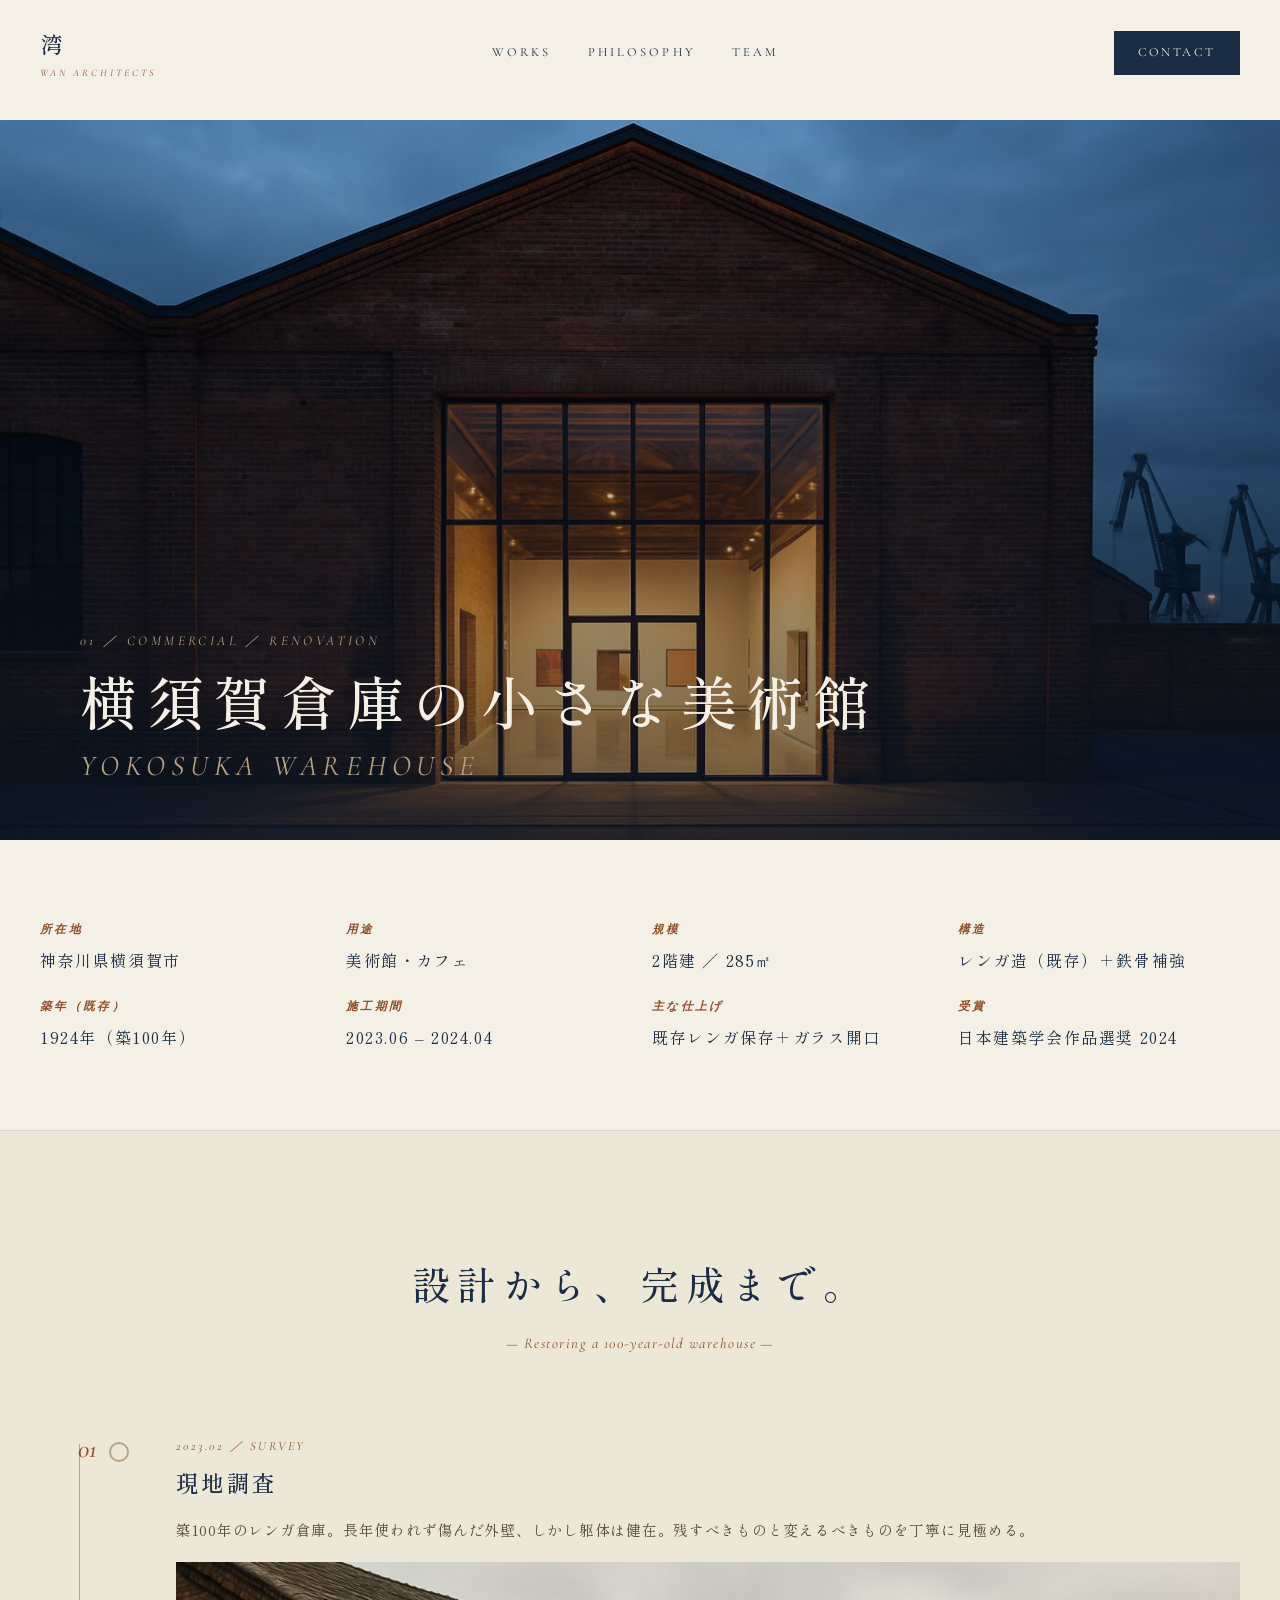
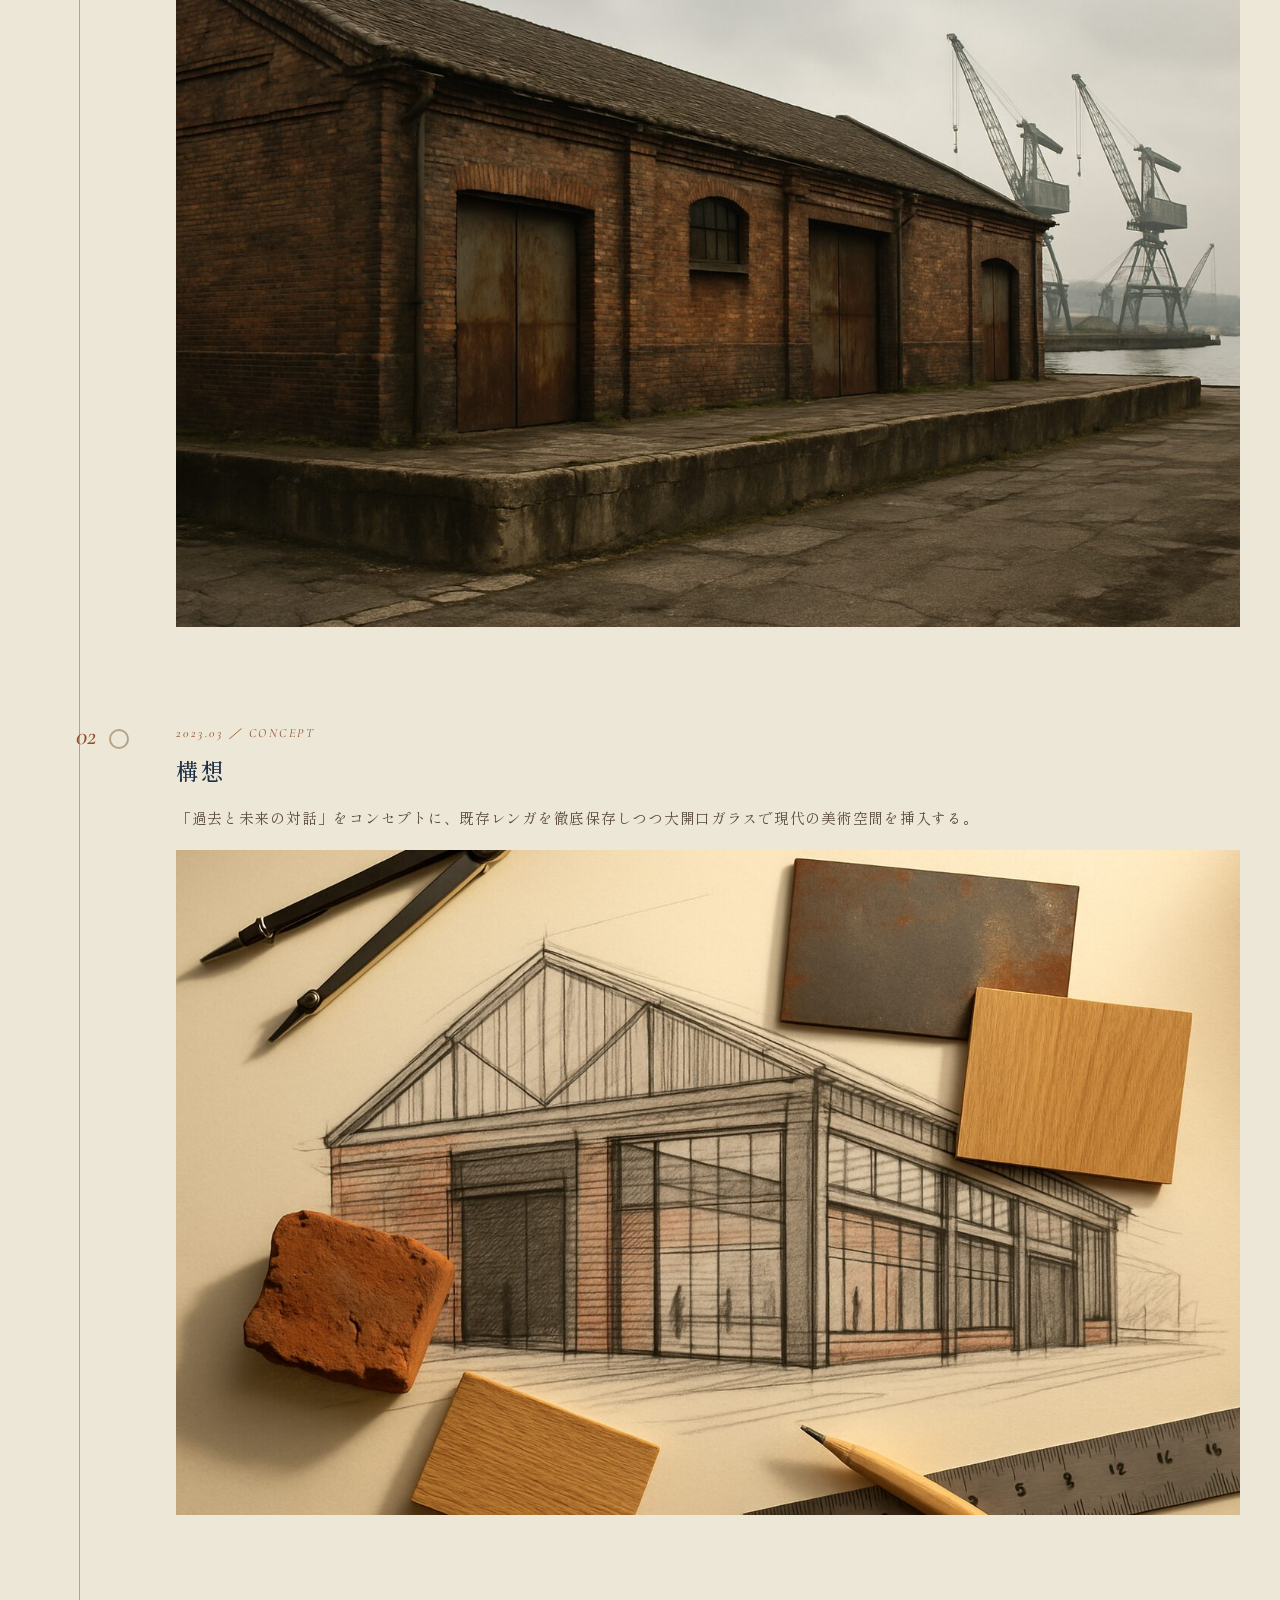
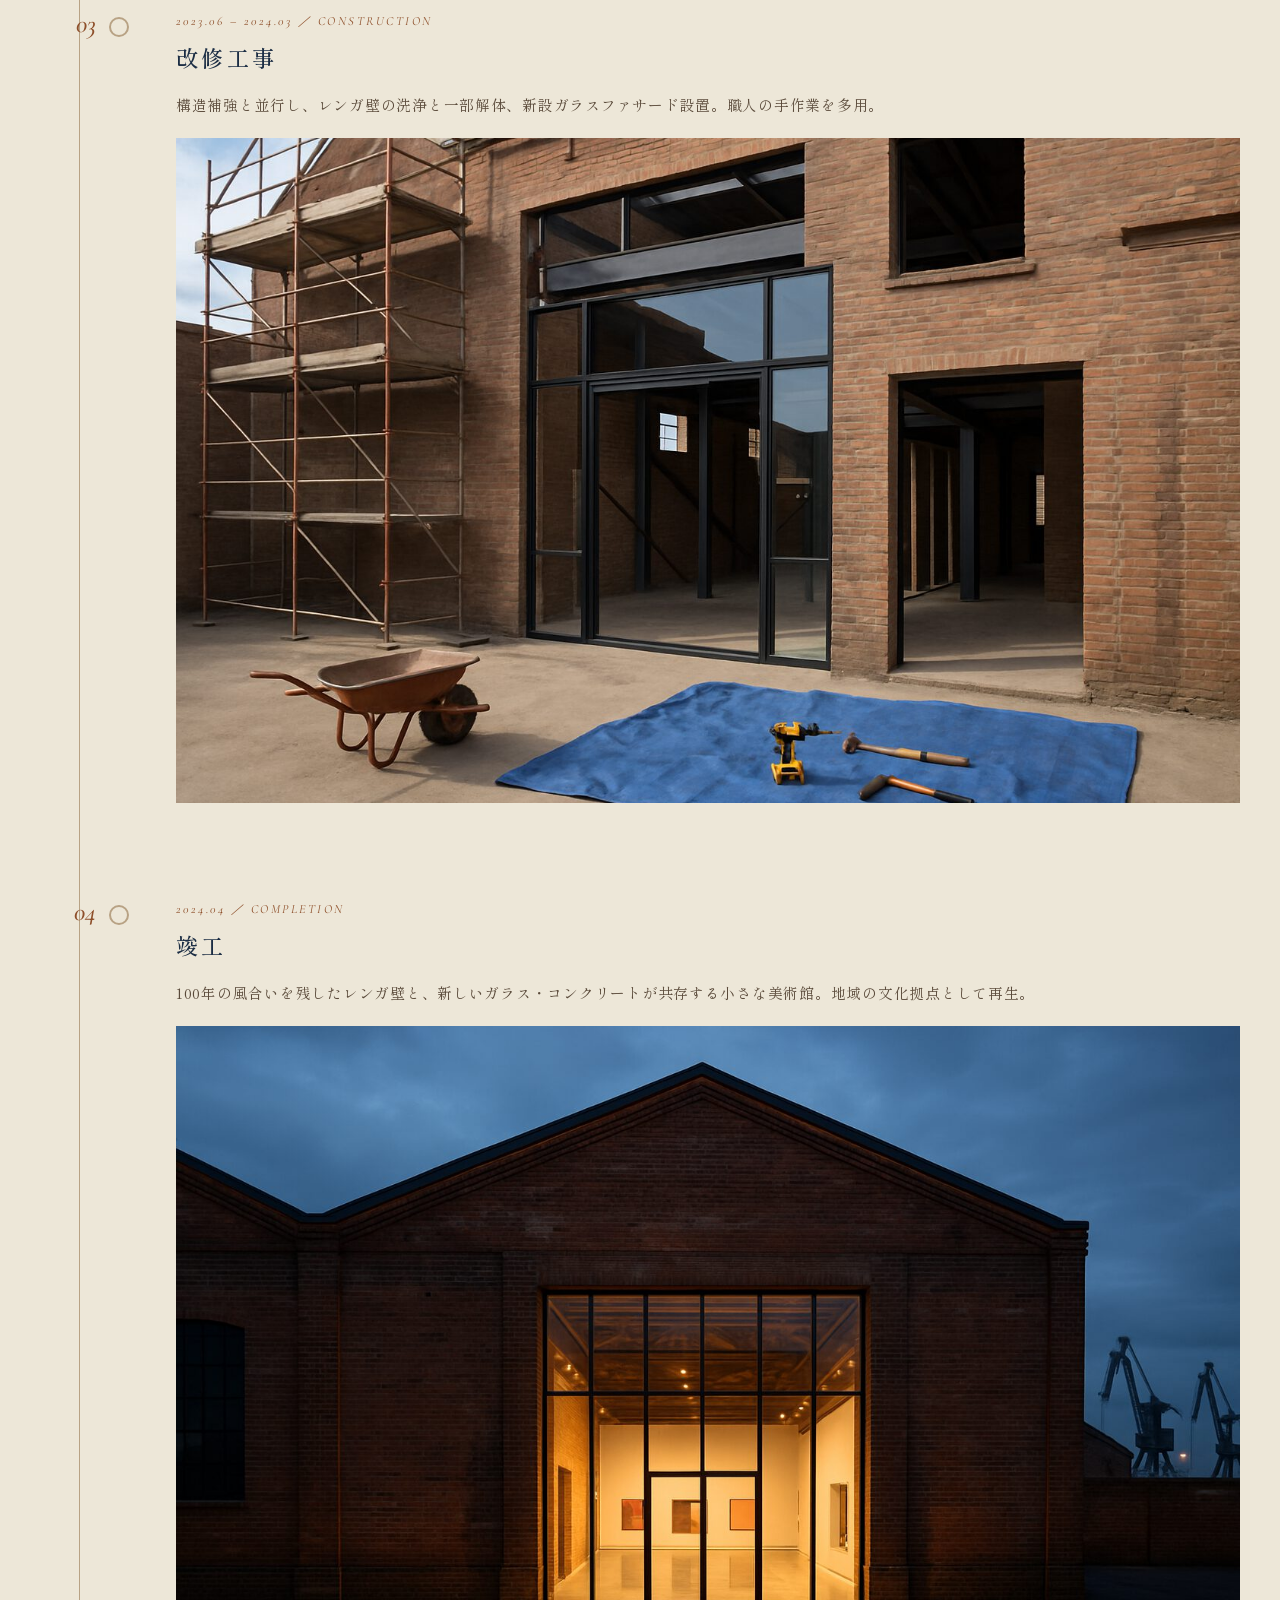
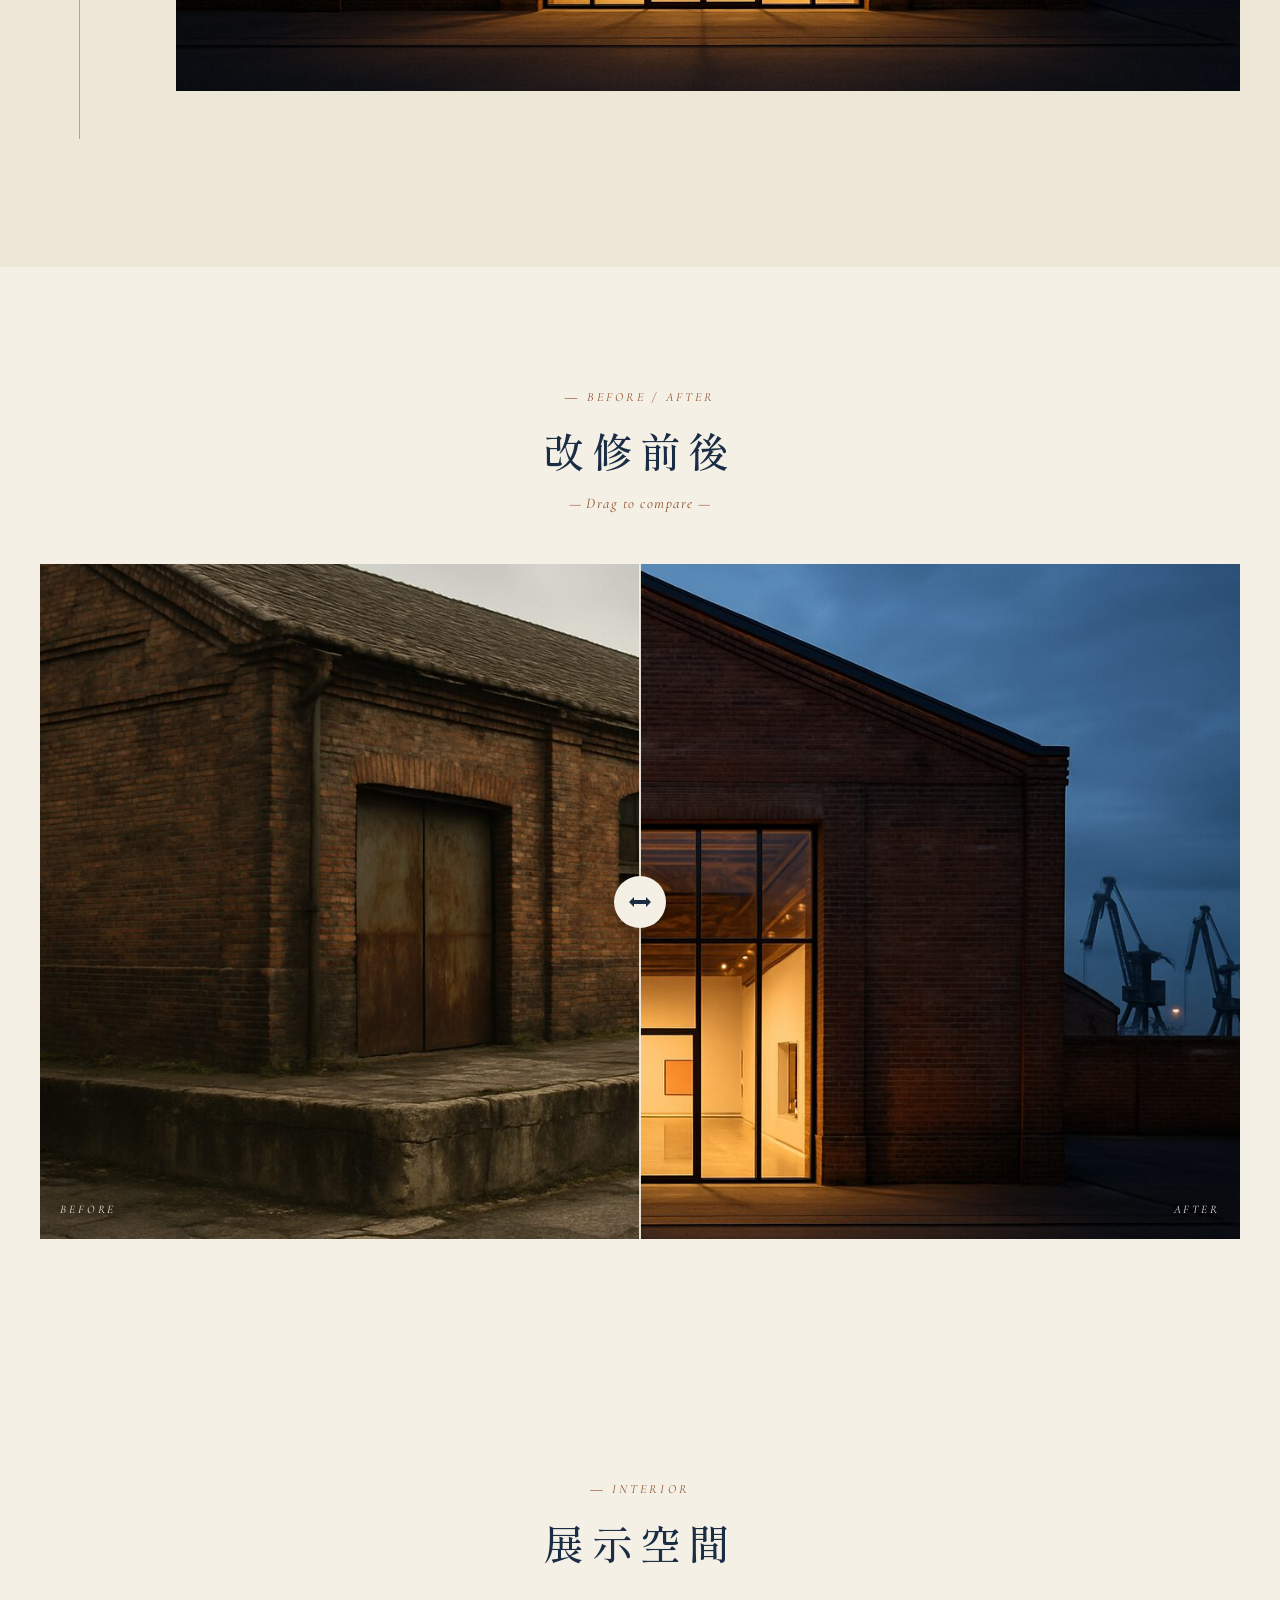
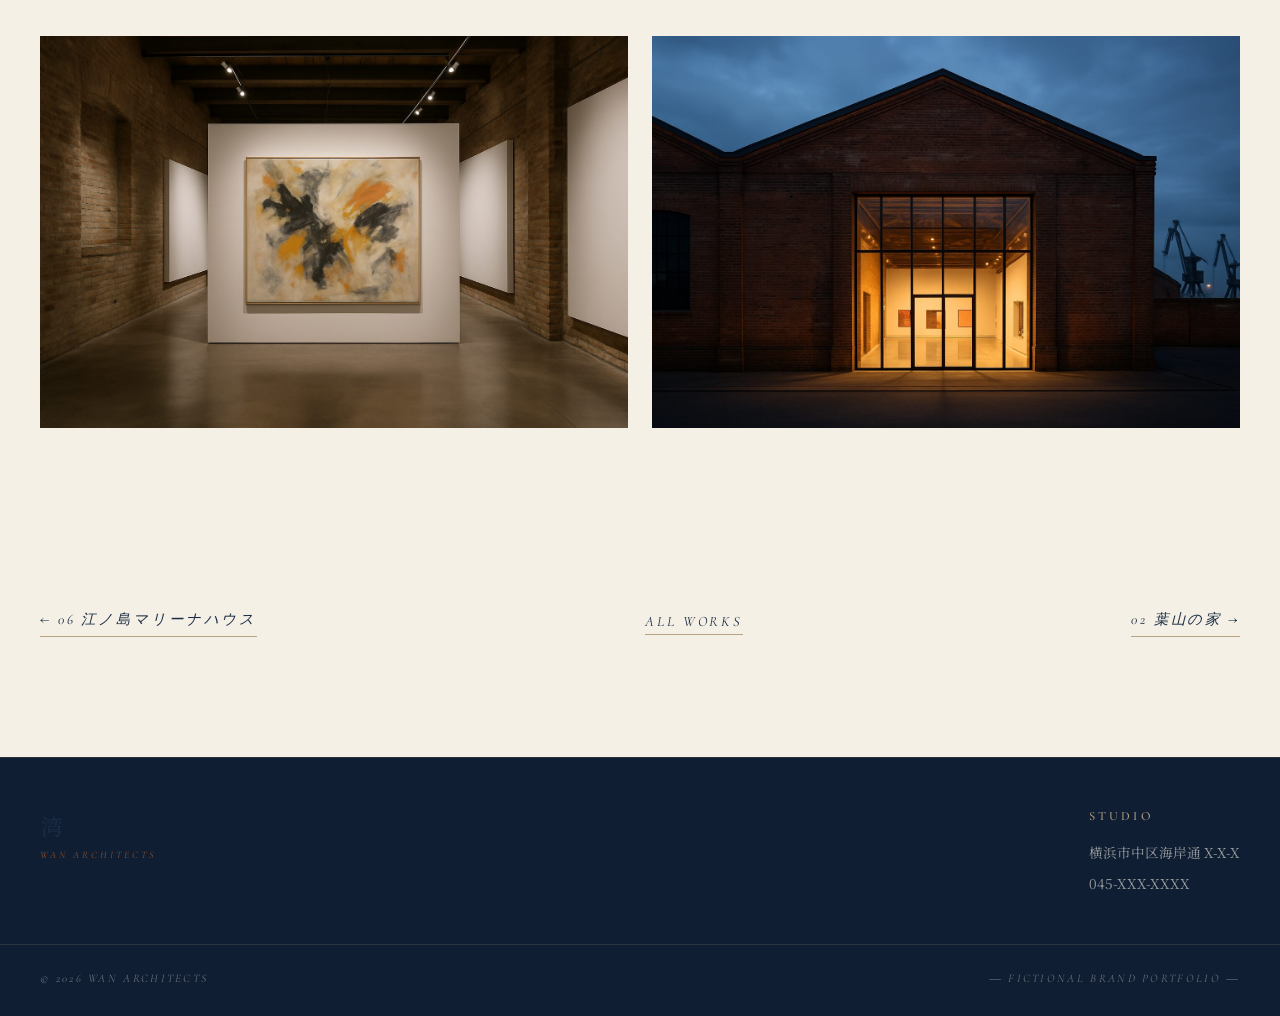
<file: work-01-yokosuka.html>
<!DOCTYPE html>
<html lang="ja">
<head>
<meta charset="UTF-8">
<meta name="viewport" content="width=device-width,initial-scale=1">
<title>横須賀倉庫の小さな美術館 ｜ 湾アーキテクツ</title>
<link rel="preconnect" href="https://fonts.googleapis.com">
<link rel="preconnect" href="https://fonts.gstatic.com" crossorigin>
<link href="https://fonts.googleapis.com/css2?family=Cormorant+Garamond:ital,wght@0,400;0,500;0,600;1,400;1,500&family=Inter:wght@300;400;500&family=Noto+Serif+JP:wght@300;400;500&family=Shippori+Mincho:wght@400;500;600&display=swap" rel="stylesheet">
<link rel="stylesheet" href="styles.css">
</head>
<body>

<header class="hd" id="hd">
  <div class="wrap hd__row">
    <a href="index.html" class="hd__logo">湾<small>WAN ARCHITECTS</small></a>
    <nav class="hd__nav">
      <a href="index.html#works">WORKS</a>
      <a href="index.html#philosophy">PHILOSOPHY</a>
      <a href="index.html#team">TEAM</a>
    </nav>
    <a href="index.html#contact" class="hd__cta">CONTACT</a>
    <button class="hd__hamburger" id="hd-hamburger" aria-label="メニュー">
      <span></span><span></span><span></span>
    </button>
  </div>
</header>

<section class="detail">
  <div class="detail__hero" style="background-image:url('images/work-01-yokosuka.jpg')">
    <div class="detail__hero-text">
      <div class="wrap">
        <p class="detail__cat">01 ／ Commercial ／ Renovation</p>
        <h1 class="detail__title">横須賀倉庫の小さな美術館<em>YOKOSUKA WAREHOUSE</em></h1>
      </div>
    </div>
  </div>
</section>

<section class="detail__info">
  <div class="wrap">
    <div class="info-grid">
      <div class="info-item"><h4>所在地</h4><p>神奈川県横須賀市</p></div>
      <div class="info-item"><h4>用途</h4><p>美術館・カフェ</p></div>
      <div class="info-item"><h4>規模</h4><p>2階建 ／ 285㎡</p></div>
      <div class="info-item"><h4>構造</h4><p>レンガ造（既存）＋鉄骨補強</p></div>
      <div class="info-item"><h4>築年（既存）</h4><p>1924年（築100年）</p></div>
      <div class="info-item"><h4>施工期間</h4><p>2023.06 – 2024.04</p></div>
      <div class="info-item"><h4>主な仕上げ</h4><p>既存レンガ保存＋ガラス開口</p></div>
      <div class="info-item"><h4>受賞</h4><p>日本建築学会作品選奨 2024</p></div>
    </div>
  </div>
</section>

<section class="process">
  <div class="wrap">
    <h2 class="process__title">設計から、完成まで。</h2>
    <p class="process__sub">— Restoring a 100-year-old warehouse —</p>

    <div class="timeline">
      <div class="timeline__step">
        <div class="timeline__num">01</div>
        <div class="timeline__body reveal">
          <p class="timeline__head">2023.02 ／ Survey</p>
          <h3 class="timeline__title">現地調査</h3>
          <p class="timeline__desc">築100年のレンガ倉庫。長年使われず傷んだ外壁、しかし躯体は健在。残すべきものと変えるべきものを丁寧に見極める。</p>
          <div class="timeline__img" style="background-image:url('images/w01-before.jpg')"></div>
        </div>
      </div>
      <div class="timeline__step">
        <div class="timeline__num">02</div>
        <div class="timeline__body reveal">
          <p class="timeline__head">2023.03 ／ Concept</p>
          <h3 class="timeline__title">構想</h3>
          <p class="timeline__desc">「過去と未来の対話」をコンセプトに、既存レンガを徹底保存しつつ大開口ガラスで現代の美術空間を挿入する。</p>
          <div class="timeline__img" style="background-image:url('images/w01-concept.jpg')"></div>
        </div>
      </div>
      <div class="timeline__step">
        <div class="timeline__num">03</div>
        <div class="timeline__body reveal">
          <p class="timeline__head">2023.06 – 2024.03 ／ Construction</p>
          <h3 class="timeline__title">改修工事</h3>
          <p class="timeline__desc">構造補強と並行し、レンガ壁の洗浄と一部解体、新設ガラスファサード設置。職人の手作業を多用。</p>
          <div class="timeline__img" style="background-image:url('images/w01-construction.jpg')"></div>
        </div>
      </div>
      <div class="timeline__step">
        <div class="timeline__num">04</div>
        <div class="timeline__body reveal">
          <p class="timeline__head">2024.04 ／ Completion</p>
          <h3 class="timeline__title">竣工</h3>
          <p class="timeline__desc">100年の風合いを残したレンガ壁と、新しいガラス・コンクリートが共存する小さな美術館。地域の文化拠点として再生。</p>
          <div class="timeline__img" style="background-image:url('images/work-01-yokosuka.jpg')"></div>
        </div>
      </div>
    </div>
  </div>
</section>

<section class="ba-sec">
  <div class="wrap">
    <div class="sec__head reveal" style="text-align:center;margin:0 auto 48px">
      <p class="kicker">― Before / After</p>
      <h2 class="sec__title">改修前後</h2>
      <p class="sec__sub">— Drag to compare —</p>
    </div>
    <div class="ba-slider reveal">
      <img class="ba-img ba-img--after"  src="images/work-01-yokosuka.jpg" alt="竣工後">
      <img class="ba-img ba-img--before" src="images/w01-before.jpg"       alt="改修前">
      <div class="ba-handle">
        <div class="ba-knob">
          <svg width="22" height="12" viewBox="0 0 22 12" fill="currentColor"><path d="M0 6l5-5v3h12V1l5 5-5 5v-3H5v3L0 6z"/></svg>
        </div>
      </div>
      <span class="ba-label ba-label--l">Before</span>
      <span class="ba-label ba-label--r">After</span>
    </div>
  </div>
</section>

<section class="interiors">
  <div class="wrap">
    <div class="sec__head" style="text-align:center;margin:0 auto 64px">
      <p class="kicker">― Interior</p>
      <h2 class="sec__title">展示空間</h2>
    </div>
    <div class="interiors__grid">
      <div style="background-image:url('images/w01-interior.jpg')"></div>
      <div style="background-image:url('images/work-01-yokosuka.jpg')"></div>
    </div>
  </div>
</section>

<section class="back-to">
  <div class="wrap back-to__inner">
    <a href="work-06-enoshima.html">← 06 江ノ島マリーナハウス</a>
    <span class="back-to__center"><a href="index.html#works">All Works</a></span>
    <a href="work-02-hayama.html">02 葉山の家 →</a>
  </div>
</section>

<footer class="ft">
  <div class="wrap ft__row">
    <div class="ft__col"><a href="index.html" class="hd__logo">湾<small>WAN ARCHITECTS</small></a></div>
    <div class="ft__col"><h4>Studio</h4><ul><li>横浜市中区海岸通 X-X-X</li><li>045-XXX-XXXX</li></ul></div>
  </div>
  <div class="wrap ft__bottom"><span>© 2026 WAN ARCHITECTS</span><span>― FICTIONAL BRAND PORTFOLIO ―</span></div>
</footer>

<script>
const hd=document.getElementById('hd');
window.addEventListener('scroll',()=>hd.classList.toggle('is-scrolled',window.scrollY>80));
const hamburger=document.getElementById('hd-hamburger'),mobileNav=document.querySelector('.hd__nav');
hamburger.addEventListener('click',()=>{hamburger.classList.toggle('is-open');mobileNav.classList.toggle('is-open');document.body.style.overflow=mobileNav.classList.contains('is-open')?'hidden':'';});
mobileNav.querySelectorAll('a').forEach(a=>a.addEventListener('click',()=>{hamburger.classList.remove('is-open');mobileNav.classList.remove('is-open');document.body.style.overflow='';}));
const revealObs=new IntersectionObserver((entries)=>{entries.forEach(e=>{if(e.isIntersecting){e.target.classList.add('is-visible');revealObs.unobserve(e.target);}});},{threshold:0.1});
document.querySelectorAll('.reveal').forEach(el=>revealObs.observe(el));

document.querySelectorAll('.ba-slider').forEach(slider=>{
  const before=slider.querySelector('.ba-img--before');
  const handle=slider.querySelector('.ba-handle');
  let dragging=false;
  function setPos(x){
    const r=slider.getBoundingClientRect();
    const pct=Math.max(5,Math.min(95,(x-r.left)/r.width*100));
    before.style.clipPath=`inset(0 ${100-pct}% 0 0)`;
    handle.style.left=pct+'%';
  }
  slider.addEventListener('mousedown',e=>{dragging=true;setPos(e.clientX);});
  window.addEventListener('mousemove',e=>{if(dragging)setPos(e.clientX);});
  window.addEventListener('mouseup',()=>{dragging=false;});
  slider.addEventListener('touchstart',e=>{dragging=true;setPos(e.touches[0].clientX);},{passive:true});
  window.addEventListener('touchmove',e=>{if(dragging)setPos(e.touches[0].clientX);},{passive:true});
  window.addEventListener('touchend',()=>{dragging=false;});
});
</script>
</body>
</html>
</file>
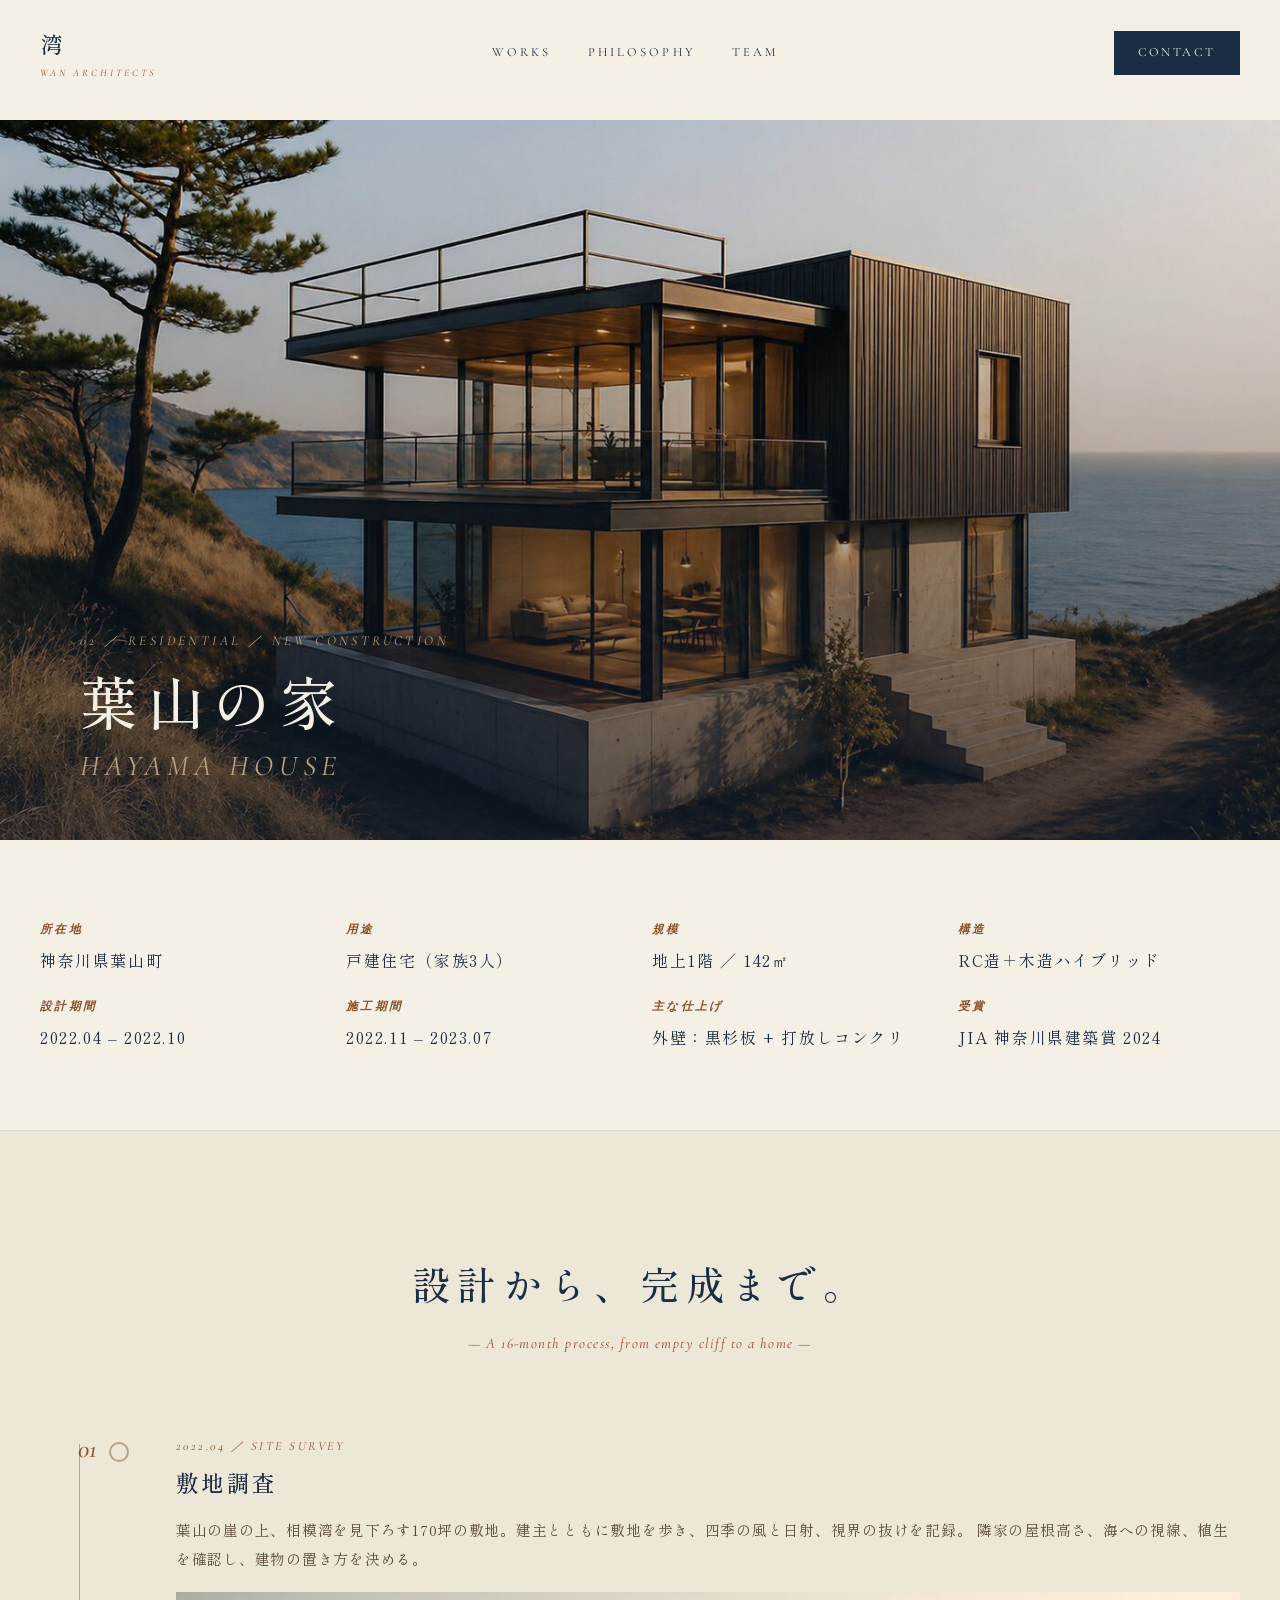
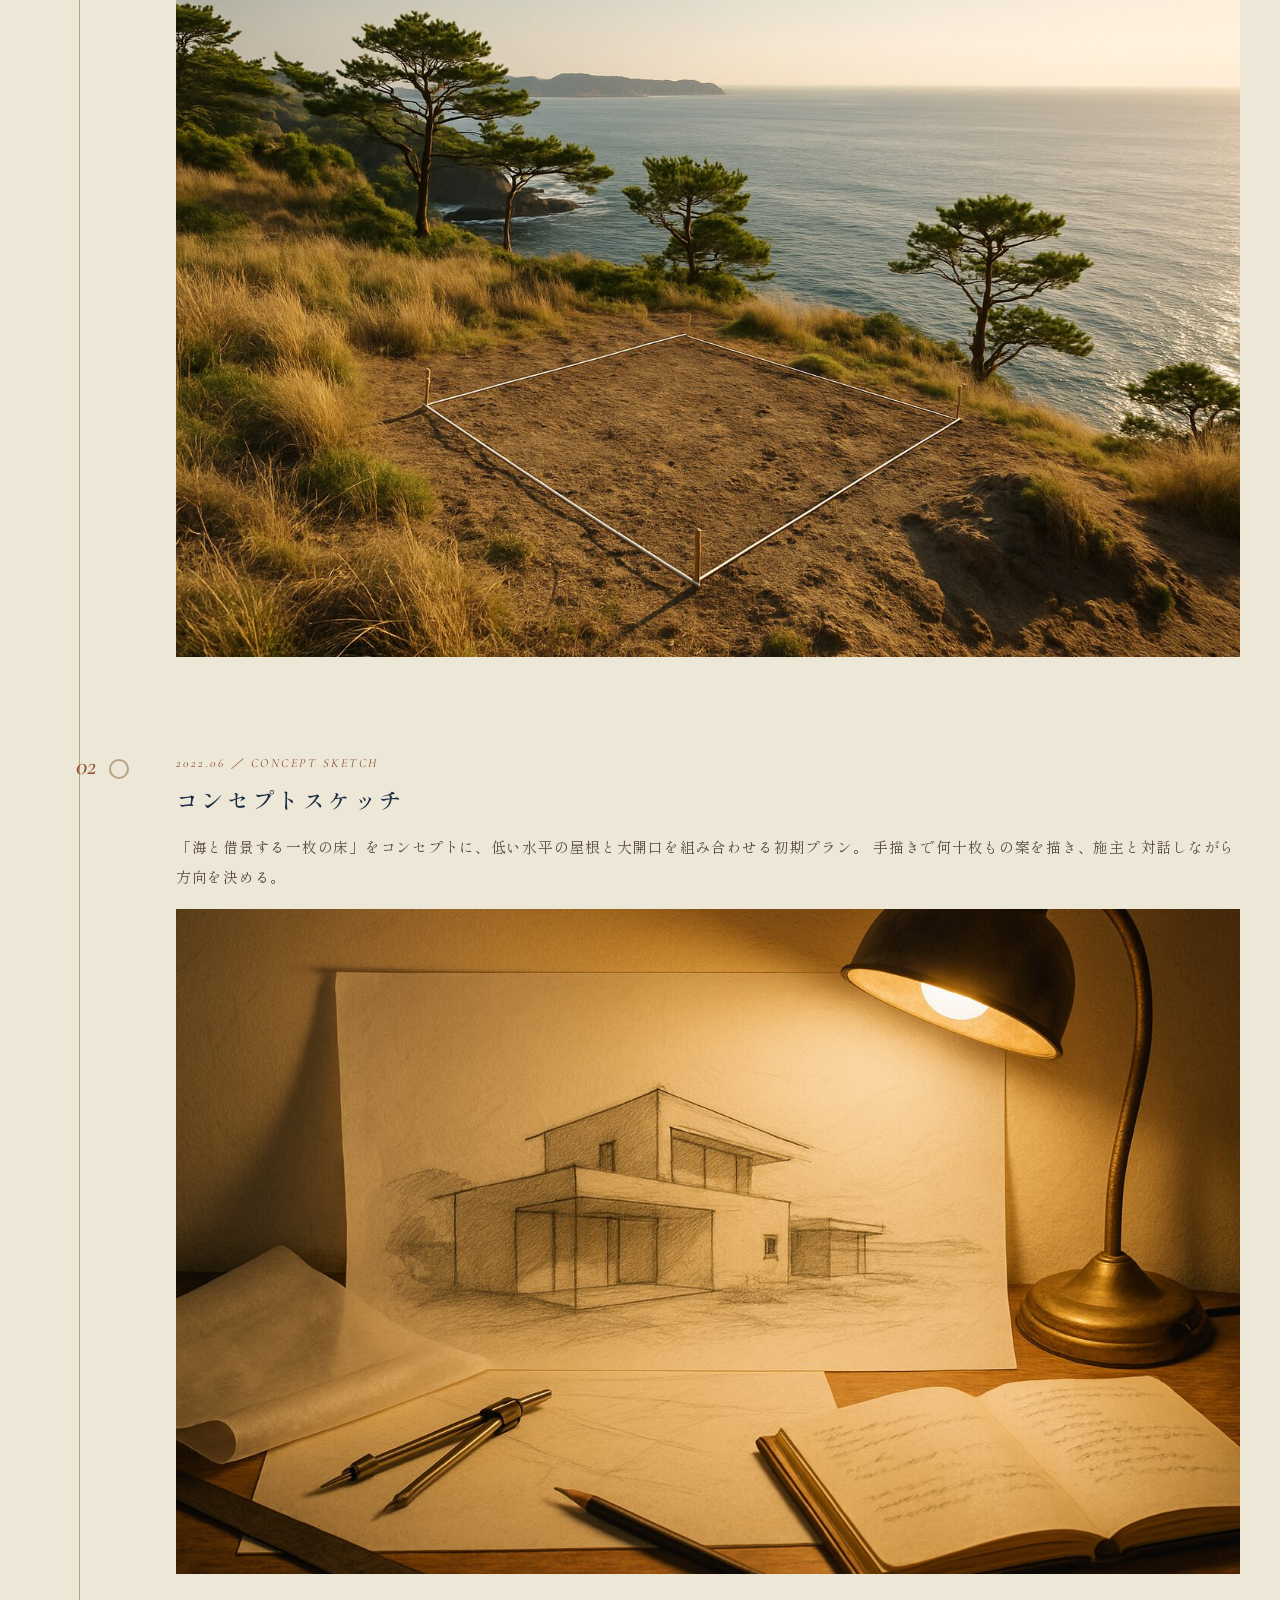
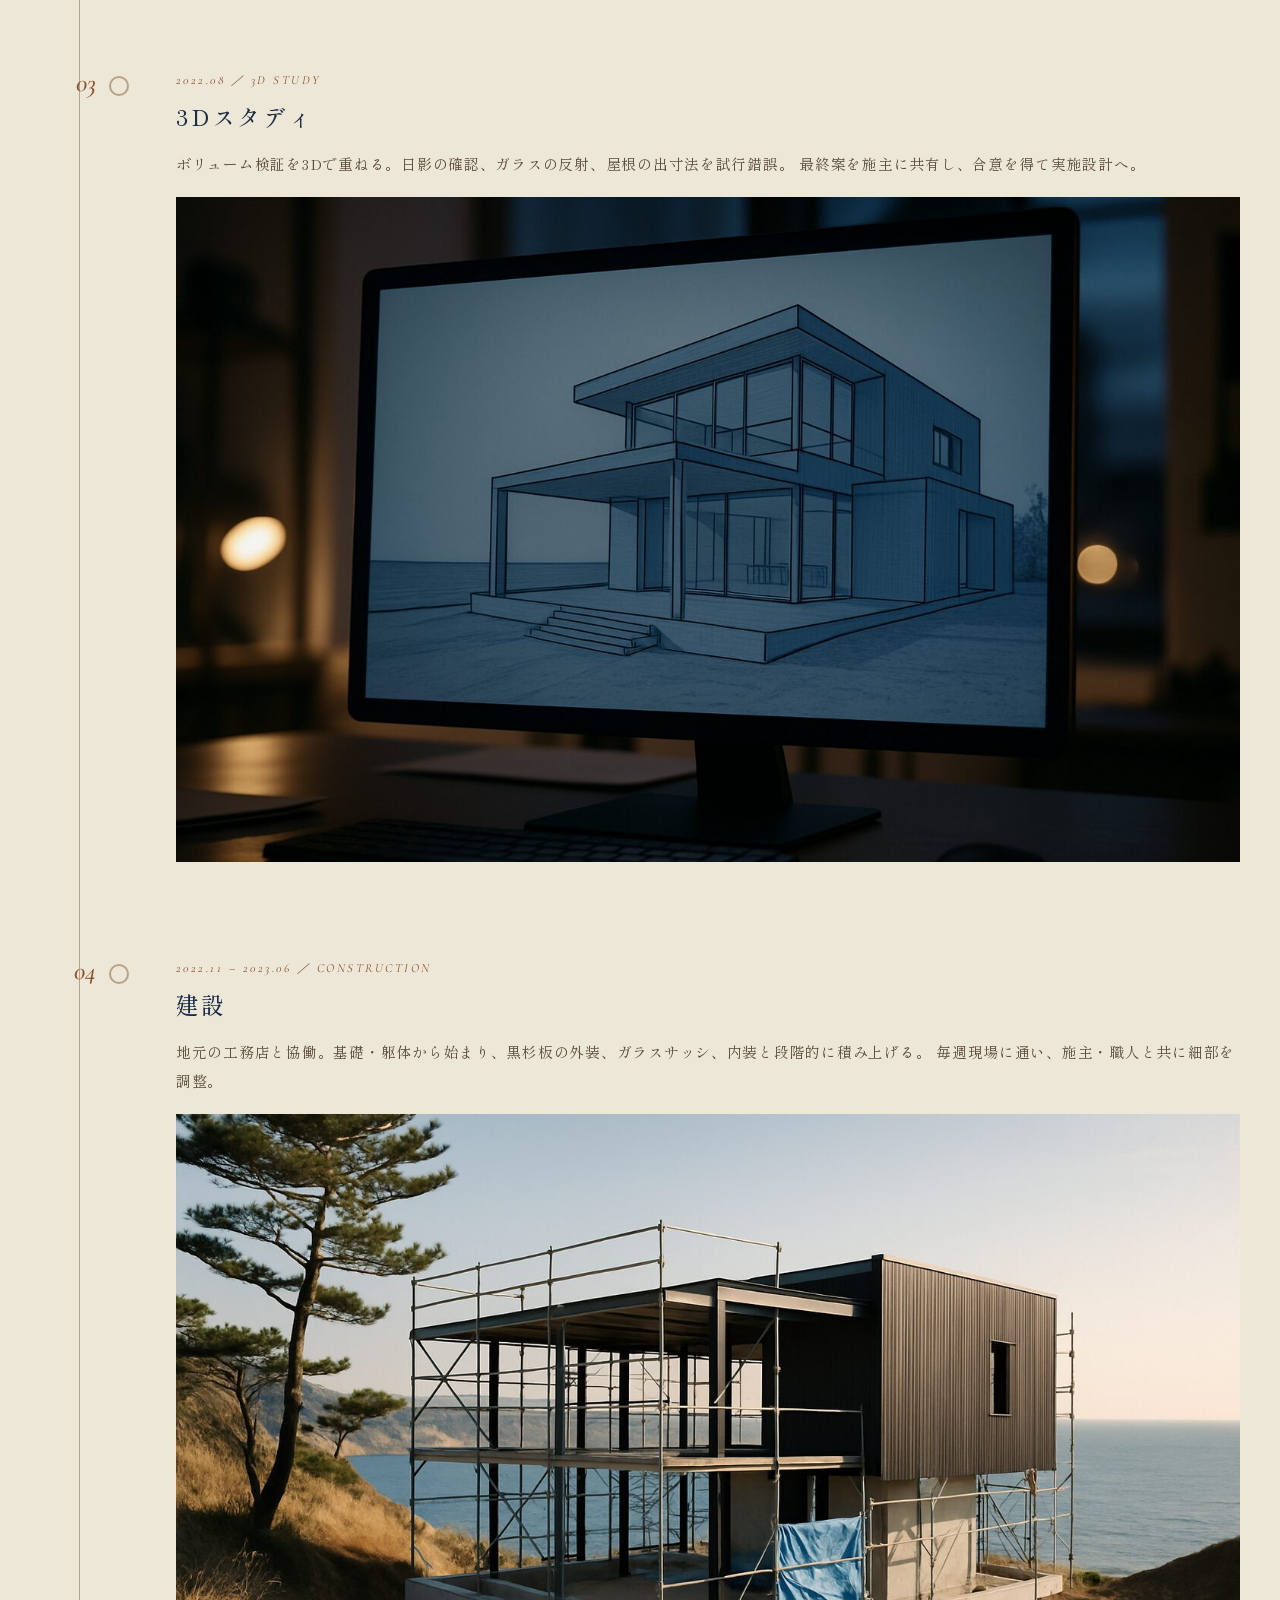
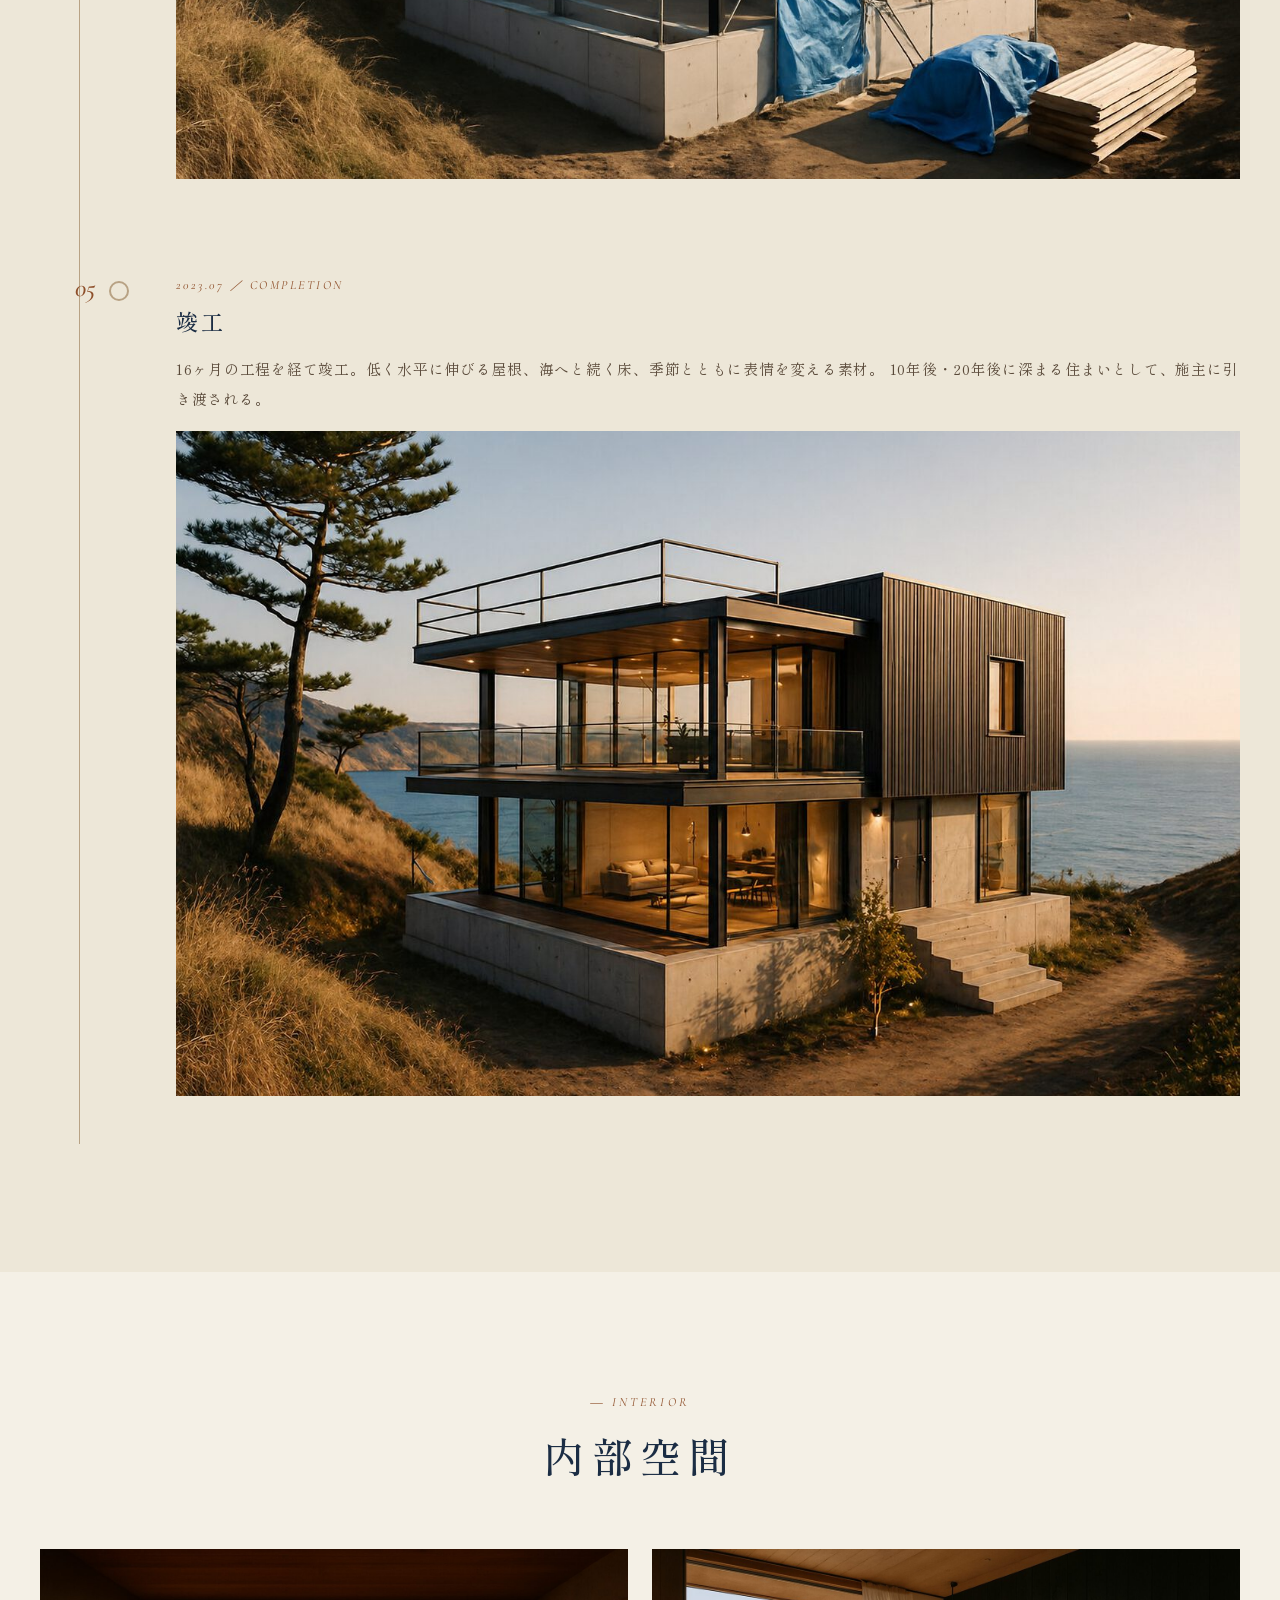
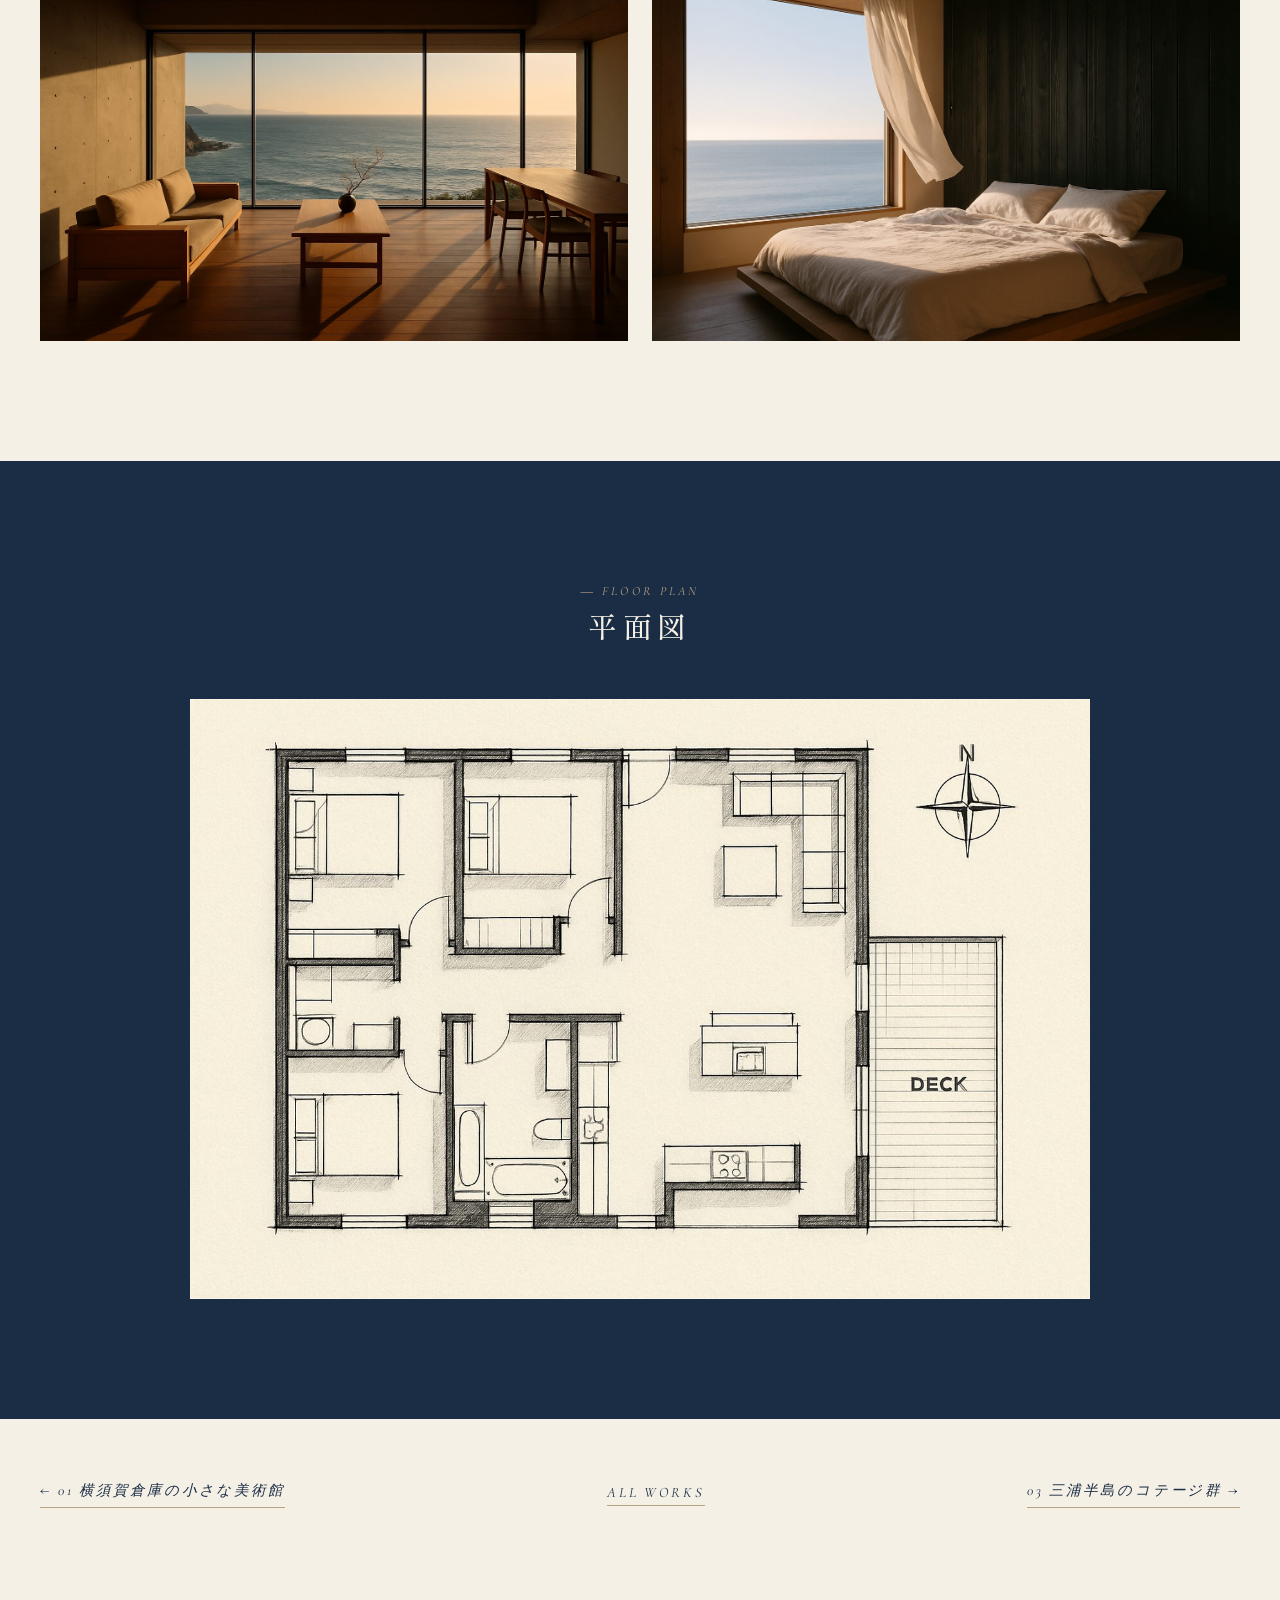
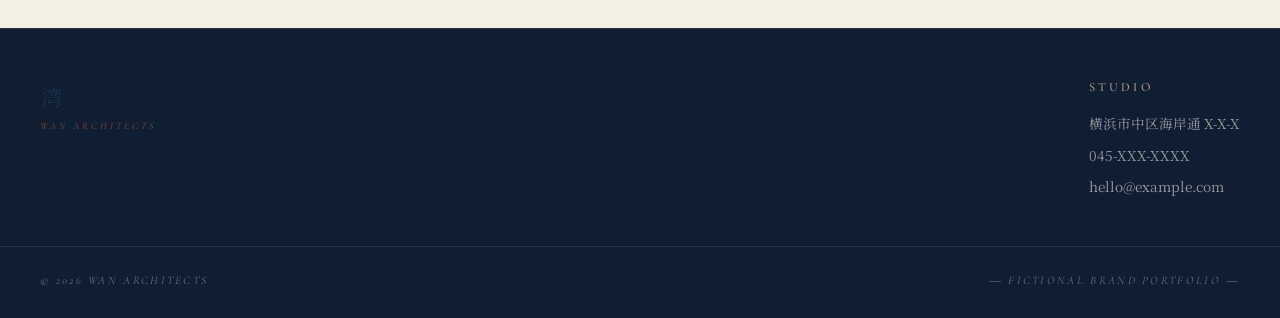
<file: work-02-hayama.html>
<!DOCTYPE html>
<html lang="ja">
<head>
<meta charset="UTF-8">
<meta name="viewport" content="width=device-width,initial-scale=1">
<title>葉山の家 ｜ 湾アーキテクツ</title>
<meta name="description" content="神奈川県葉山町・崖上の戸建住宅。設計から完成まで全工程を公開。">
<link rel="preconnect" href="https://fonts.googleapis.com">
<link rel="preconnect" href="https://fonts.gstatic.com" crossorigin>
<link href="https://fonts.googleapis.com/css2?family=Cormorant+Garamond:ital,wght@0,400;0,500;0,600;1,400;1,500&family=Inter:wght@300;400;500&family=Noto+Serif+JP:wght@300;400;500&family=Shippori+Mincho:wght@400;500;600&display=swap" rel="stylesheet">
<link rel="stylesheet" href="styles.css">
</head>
<body>

<header class="hd" id="hd">
  <div class="wrap hd__row">
    <a href="index.html" class="hd__logo">湾<small>WAN ARCHITECTS</small></a>
    <nav class="hd__nav">
      <a href="index.html#works">WORKS</a>
      <a href="index.html#philosophy">PHILOSOPHY</a>
      <a href="index.html#team">TEAM</a>
    </nav>
    <a href="index.html#contact" class="hd__cta">CONTACT</a>
    <button class="hd__hamburger" id="hd-hamburger" aria-label="メニュー">
      <span></span><span></span><span></span>
    </button>
  </div>
</header>

<!-- HERO -->
<section class="detail">
  <div class="detail__hero" style="background-image:url('images/work-02-hayama.jpg')">
    <div class="detail__hero-text">
      <div class="wrap">
        <p class="detail__cat">02 ／ Residential ／ New Construction</p>
        <h1 class="detail__title">葉山の家<em>HAYAMA HOUSE</em></h1>
      </div>
    </div>
  </div>
</section>

<!-- PROJECT INFO -->
<section class="detail__info">
  <div class="wrap">
    <div class="info-grid">
      <div class="info-item">
        <h4>所在地</h4>
        <p>神奈川県葉山町</p>
      </div>
      <div class="info-item">
        <h4>用途</h4>
        <p>戸建住宅（家族3人）</p>
      </div>
      <div class="info-item">
        <h4>規模</h4>
        <p>地上1階 ／ 142㎡</p>
      </div>
      <div class="info-item">
        <h4>構造</h4>
        <p>RC造＋木造ハイブリッド</p>
      </div>
      <div class="info-item">
        <h4>設計期間</h4>
        <p>2022.04 – 2022.10</p>
      </div>
      <div class="info-item">
        <h4>施工期間</h4>
        <p>2022.11 – 2023.07</p>
      </div>
      <div class="info-item">
        <h4>主な仕上げ</h4>
        <p>外壁：黒杉板 + 打放しコンクリ</p>
      </div>
      <div class="info-item">
        <h4>受賞</h4>
        <p>JIA 神奈川県建築賞 2024</p>
      </div>
    </div>
  </div>
</section>

<!-- PROCESS TIMELINE -->
<section class="process" id="process">
  <div class="wrap">
    <h2 class="process__title">設計から、完成まで。</h2>
    <p class="process__sub">— A 16-month process, from empty cliff to a home —</p>

    <div class="timeline">

      <!-- Step 01 -->
      <div class="timeline__step">
        <div class="timeline__num">01</div>
        <div class="timeline__body reveal">
          <p class="timeline__head">2022.04 ／ Site Survey</p>
          <h3 class="timeline__title">敷地調査</h3>
          <p class="timeline__desc">
            葉山の崖の上、相模湾を見下ろす170坪の敷地。建主とともに敷地を歩き、四季の風と日射、視界の抜けを記録。
            隣家の屋根高さ、海への視線、植生を確認し、建物の置き方を決める。
          </p>
          <div class="timeline__img" style="background-image:url('images/stage-1-site.jpg')"></div>
        </div>
      </div>

      <!-- Step 02 -->
      <div class="timeline__step">
        <div class="timeline__num">02</div>
        <div class="timeline__body reveal">
          <p class="timeline__head">2022.06 ／ Concept Sketch</p>
          <h3 class="timeline__title">コンセプトスケッチ</h3>
          <p class="timeline__desc">
            「海と借景する一枚の床」をコンセプトに、低い水平の屋根と大開口を組み合わせる初期プラン。
            手描きで何十枚もの案を描き、施主と対話しながら方向を決める。
          </p>
          <div class="timeline__img" style="background-image:url('images/stage-2-sketch.jpg')"></div>
        </div>
      </div>

      <!-- Step 03 -->
      <div class="timeline__step">
        <div class="timeline__num">03</div>
        <div class="timeline__body reveal">
          <p class="timeline__head">2022.08 ／ 3D Study</p>
          <h3 class="timeline__title">3Dスタディ</h3>
          <p class="timeline__desc">
            ボリューム検証を3Dで重ねる。日影の確認、ガラスの反射、屋根の出寸法を試行錯誤。
            最終案を施主に共有し、合意を得て実施設計へ。
          </p>
          <div class="timeline__img" style="background-image:url('images/stage-3-3d.jpg')"></div>
        </div>
      </div>

      <!-- Step 04 -->
      <div class="timeline__step">
        <div class="timeline__num">04</div>
        <div class="timeline__body reveal">
          <p class="timeline__head">2022.11 – 2023.06 ／ Construction</p>
          <h3 class="timeline__title">建設</h3>
          <p class="timeline__desc">
            地元の工務店と協働。基礎・躯体から始まり、黒杉板の外装、ガラスサッシ、内装と段階的に積み上げる。
            毎週現場に通い、施主・職人と共に細部を調整。
          </p>
          <div class="timeline__img" style="background-image:url('images/stage-4-construction.jpg')"></div>
        </div>
      </div>

      <!-- Step 05 -->
      <div class="timeline__step">
        <div class="timeline__num">05</div>
        <div class="timeline__body reveal">
          <p class="timeline__head">2023.07 ／ Completion</p>
          <h3 class="timeline__title">竣工</h3>
          <p class="timeline__desc">
            16ヶ月の工程を経て竣工。低く水平に伸びる屋根、海へと続く床、季節とともに表情を変える素材。
            10年後・20年後に深まる住まいとして、施主に引き渡される。
          </p>
          <div class="timeline__img" style="background-image:url('images/stage-5-completed.jpg')"></div>
        </div>
      </div>

    </div>
  </div>
</section>

<!-- INTERIORS -->
<section class="interiors">
  <div class="wrap">
    <div class="sec__head" style="text-align:center;margin:0 auto 64px">
      <p class="kicker">― Interior</p>
      <h2 class="sec__title">内部空間</h2>
    </div>
    <div class="interiors__grid">
      <div style="background-image:url('images/hayama-interior-1.jpg')"></div>
      <div style="background-image:url('images/hayama-interior-2.jpg')"></div>
    </div>
  </div>
</section>

<!-- PLAN -->
<section class="plan">
  <div class="wrap">
    <p class="kicker" style="color:var(--driftwood)">― Floor Plan</p>
    <h2 class="plan__title">平面図</h2>
    <div class="plan__img" style="background-image:url('images/hayama-plan.jpg')"></div>
  </div>
</section>

<!-- BACK -->
<section class="back-to">
  <div class="wrap back-to__inner">
    <a href="work-01-yokosuka.html">← 01 横須賀倉庫の小さな美術館</a>
    <span class="back-to__center"><a href="index.html#works">All Works</a></span>
    <a href="work-03-miura.html">03 三浦半島のコテージ群 →</a>
  </div>
</section>

<!-- FOOTER -->
<footer class="ft">
  <div class="wrap ft__row">
    <div class="ft__col">
      <a href="index.html" class="hd__logo">湾<small>WAN ARCHITECTS</small></a>
    </div>
    <div class="ft__col">
      <h4>Studio</h4>
      <ul>
        <li>横浜市中区海岸通 X-X-X</li>
        <li>045-XXX-XXXX</li>
        <li>hello@example.com</li>
      </ul>
    </div>
  </div>
  <div class="wrap ft__bottom">
    <span>© 2026 WAN ARCHITECTS</span>
    <span>― FICTIONAL BRAND PORTFOLIO ―</span>
  </div>
</footer>

<script>
const hd=document.getElementById('hd');
window.addEventListener('scroll',()=>hd.classList.toggle('is-scrolled',window.scrollY>80));
const hamburger=document.getElementById('hd-hamburger'),mobileNav=document.querySelector('.hd__nav');
hamburger.addEventListener('click',()=>{hamburger.classList.toggle('is-open');mobileNav.classList.toggle('is-open');document.body.style.overflow=mobileNav.classList.contains('is-open')?'hidden':'';});
mobileNav.querySelectorAll('a').forEach(a=>a.addEventListener('click',()=>{hamburger.classList.remove('is-open');mobileNav.classList.remove('is-open');document.body.style.overflow='';}));
const revealObs=new IntersectionObserver((entries)=>{entries.forEach(e=>{if(e.isIntersecting){e.target.classList.add('is-visible');revealObs.unobserve(e.target);}});},{threshold:0.1});
document.querySelectorAll('.reveal').forEach(el=>revealObs.observe(el));
</script>

</body>
</html>
</file>
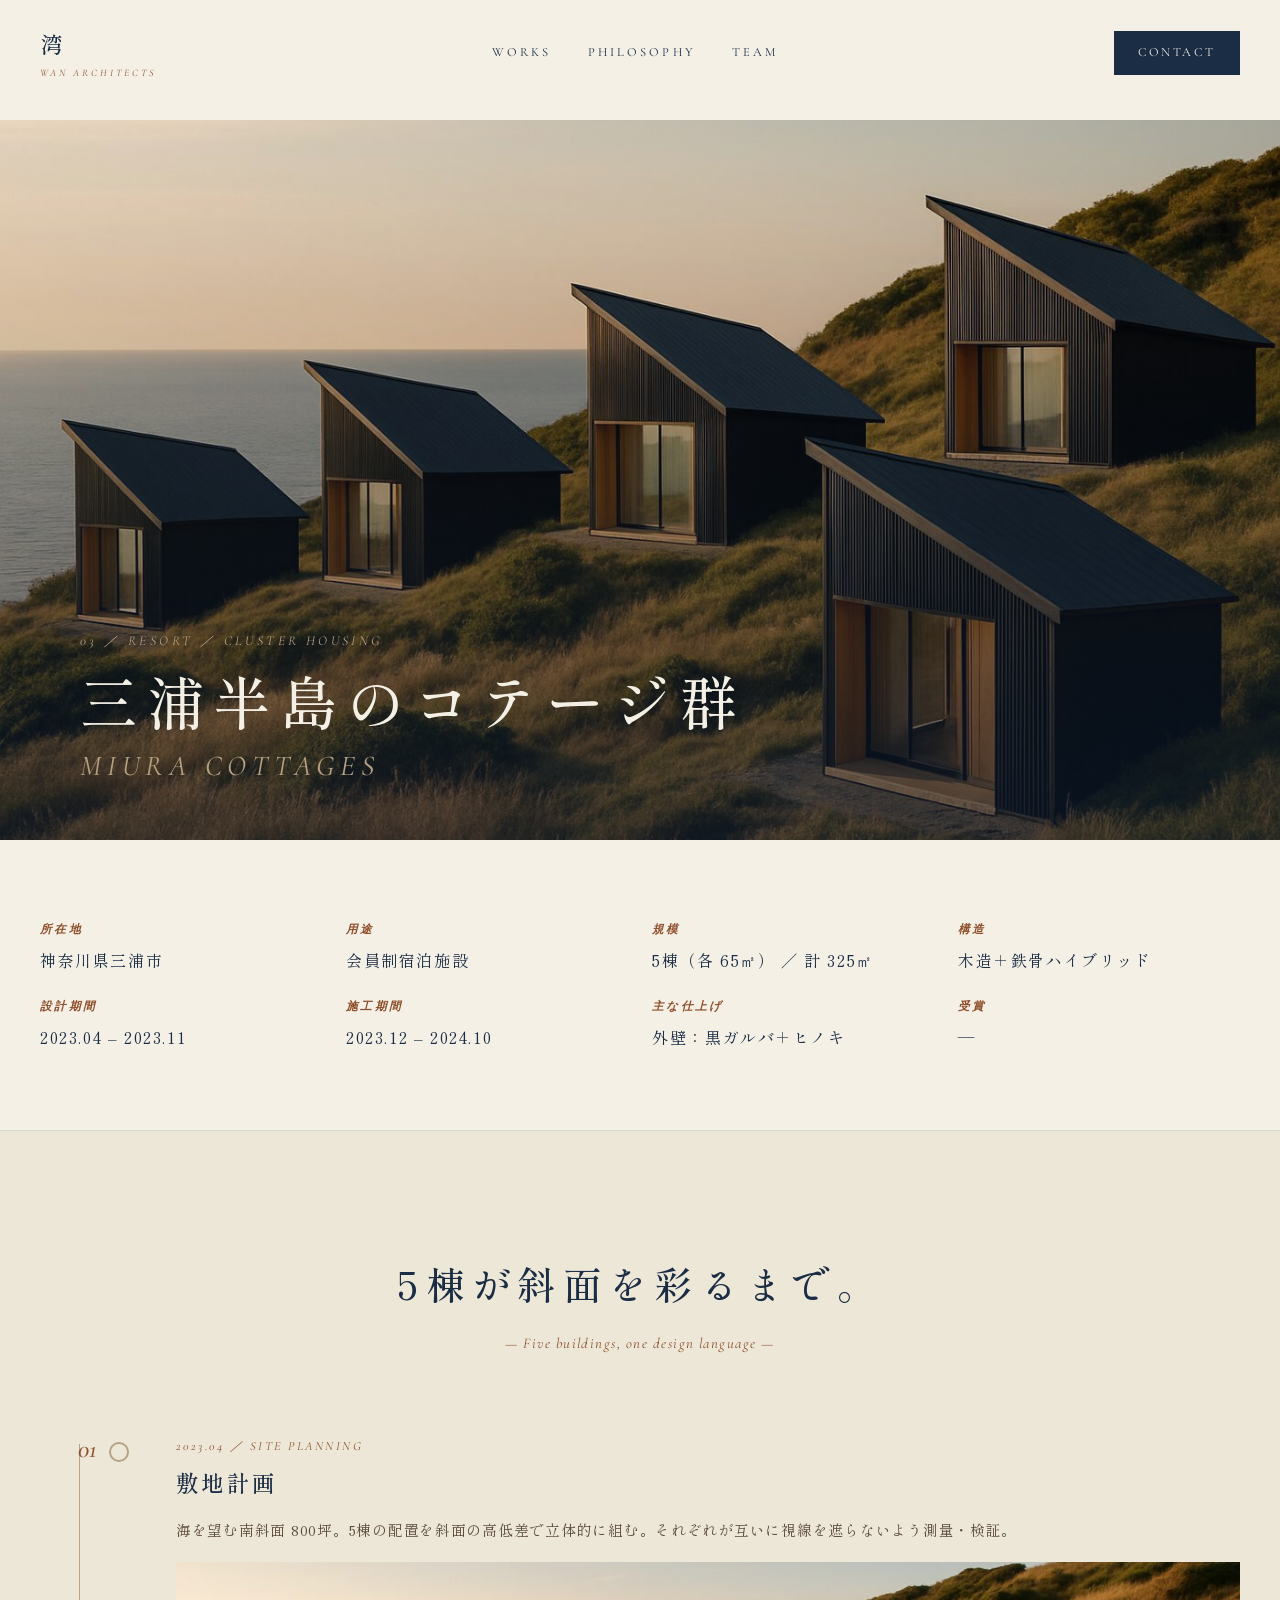
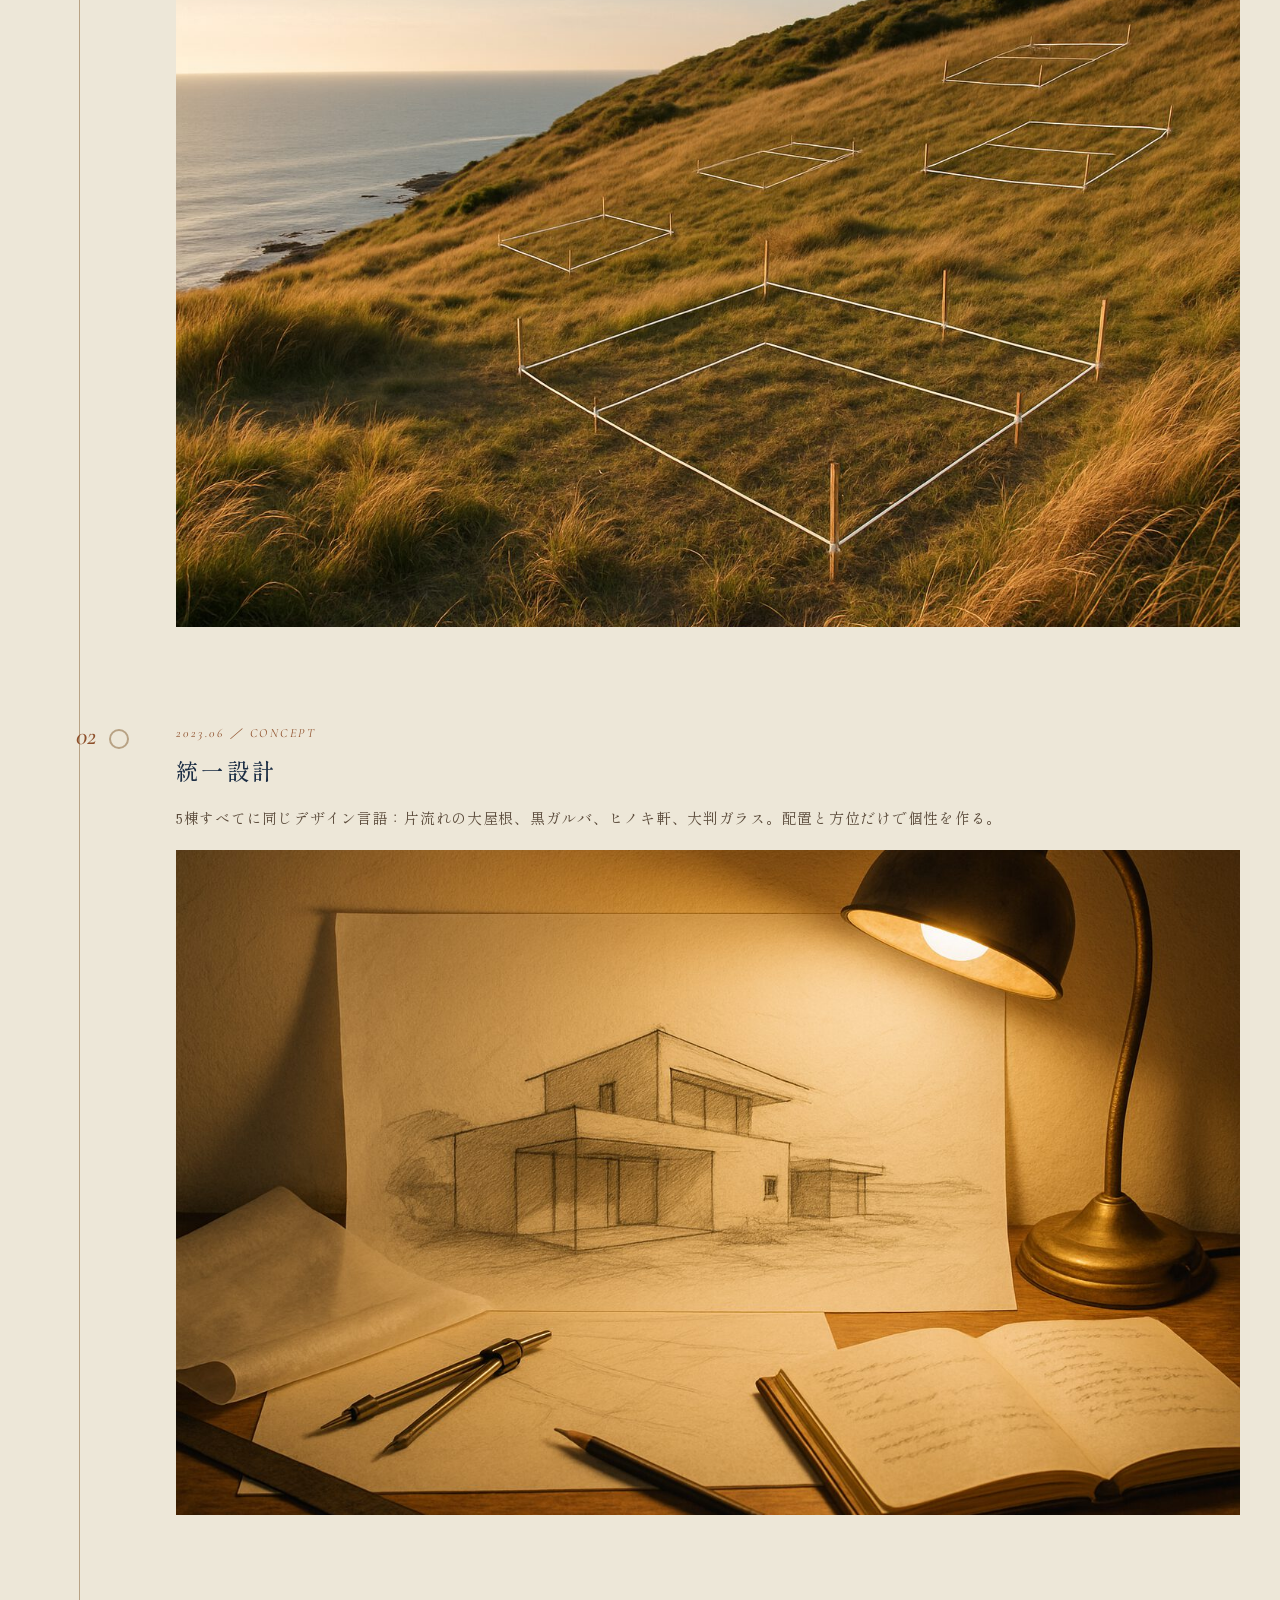
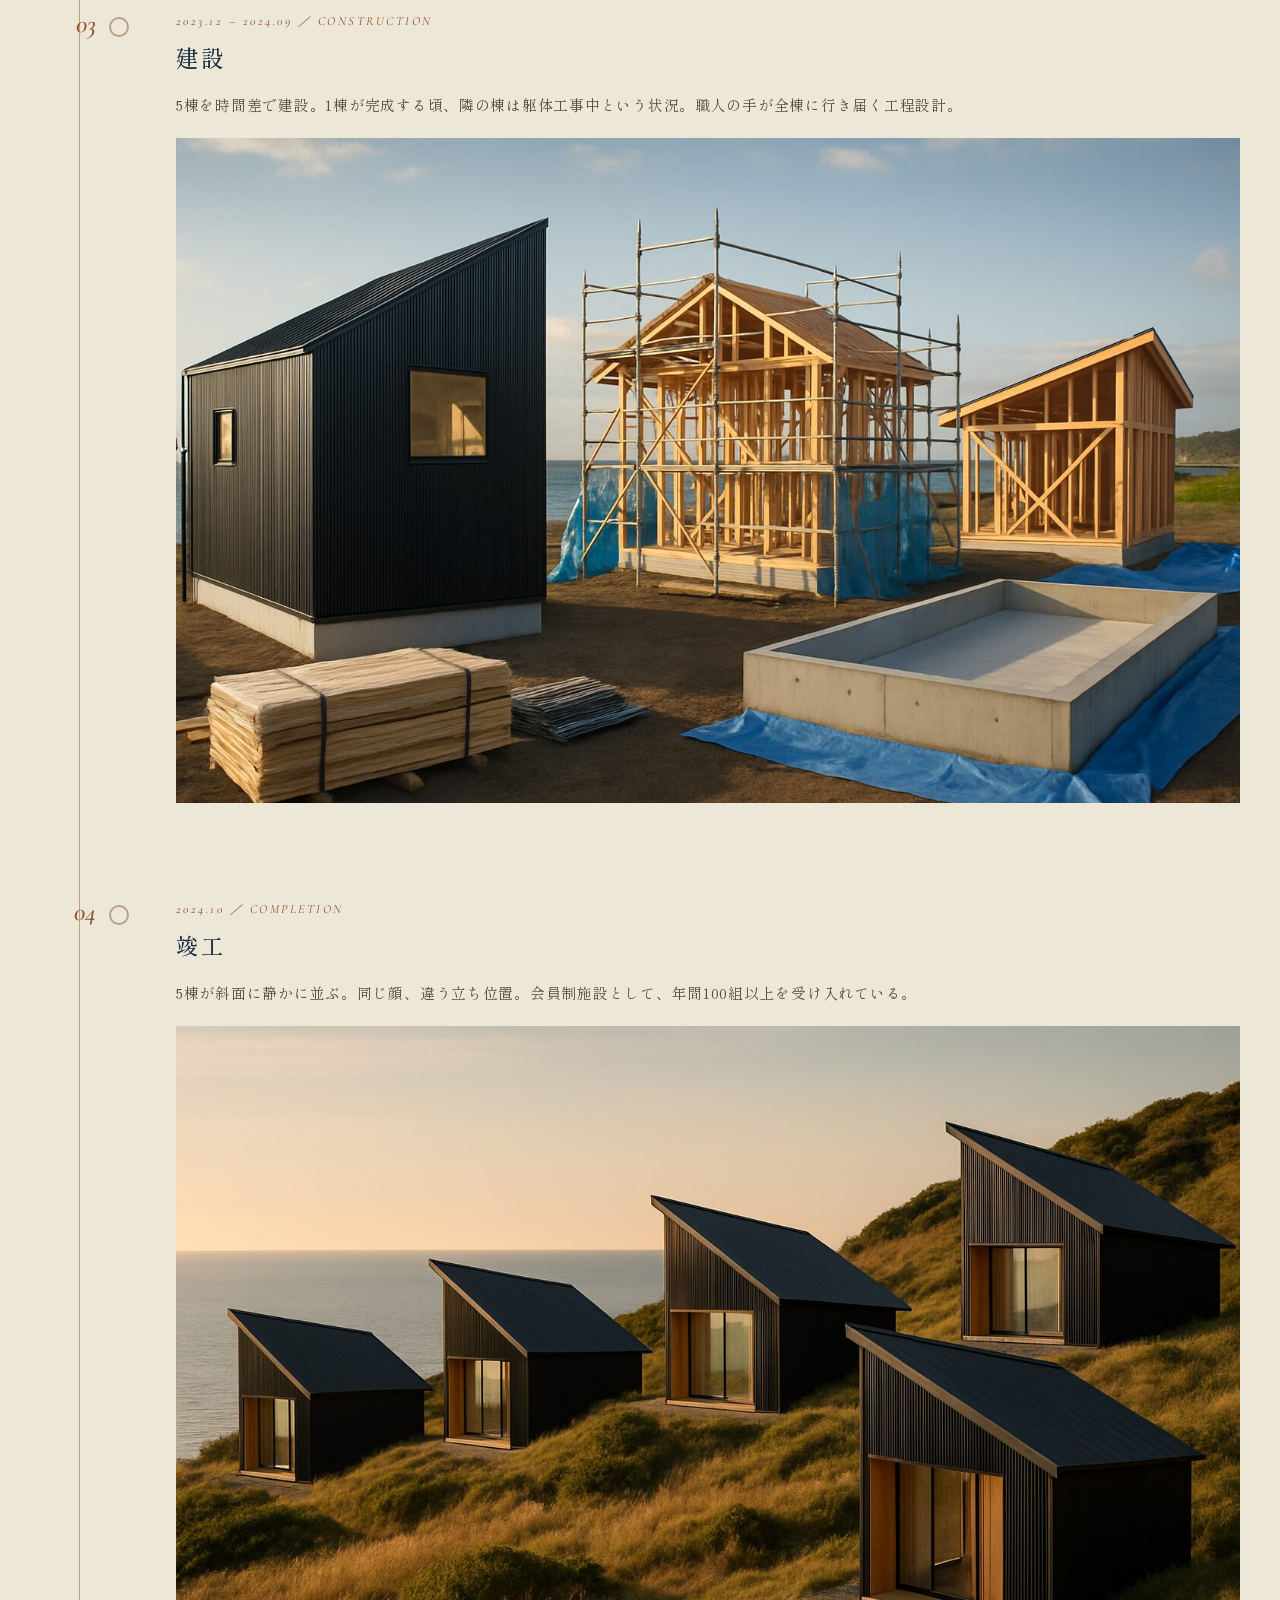
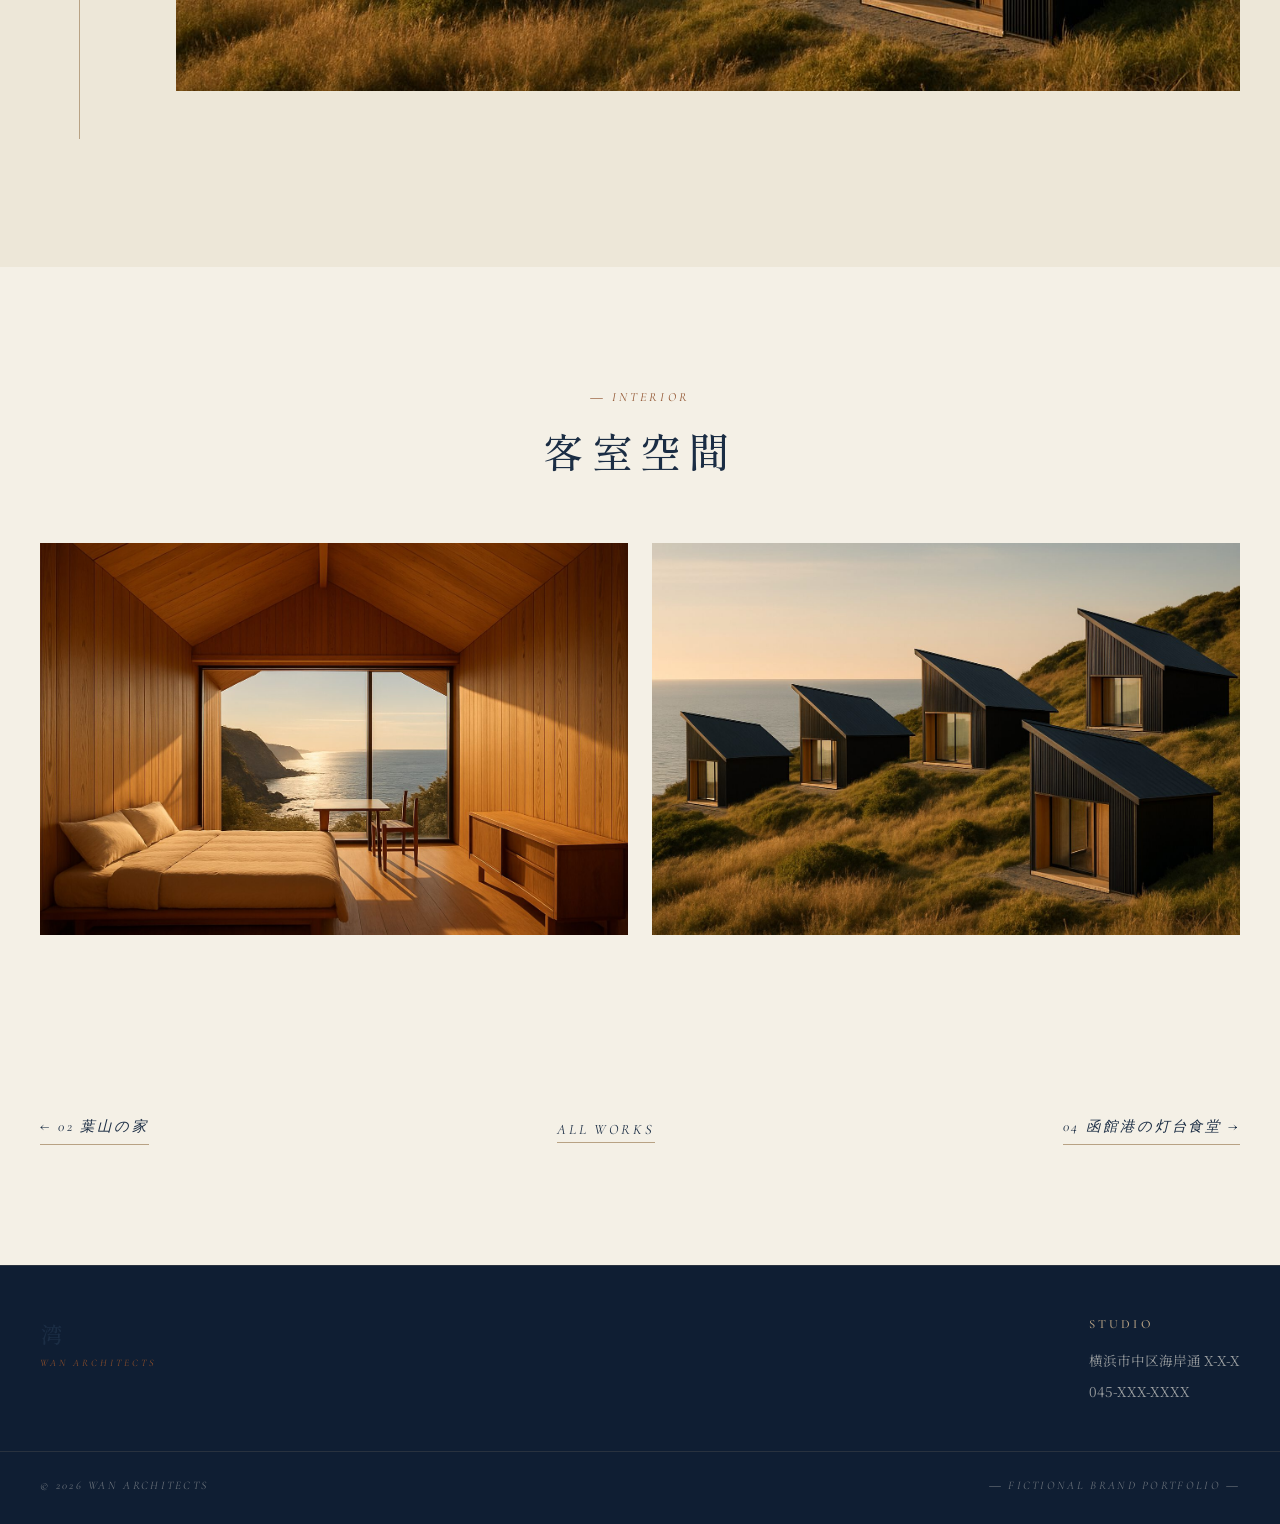
<file: work-03-miura.html>
<!DOCTYPE html>
<html lang="ja">
<head>
<meta charset="UTF-8">
<meta name="viewport" content="width=device-width,initial-scale=1">
<title>三浦半島のコテージ群 ｜ 湾アーキテクツ</title>
<link rel="preconnect" href="https://fonts.googleapis.com">
<link rel="preconnect" href="https://fonts.gstatic.com" crossorigin>
<link href="https://fonts.googleapis.com/css2?family=Cormorant+Garamond:ital,wght@0,400;0,500;0,600;1,400;1,500&family=Inter:wght@300;400;500&family=Noto+Serif+JP:wght@300;400;500&family=Shippori+Mincho:wght@400;500;600&display=swap" rel="stylesheet">
<link rel="stylesheet" href="styles.css">
</head>
<body>

<header class="hd" id="hd">
  <div class="wrap hd__row">
    <a href="index.html" class="hd__logo">湾<small>WAN ARCHITECTS</small></a>
    <nav class="hd__nav">
      <a href="index.html#works">WORKS</a>
      <a href="index.html#philosophy">PHILOSOPHY</a>
      <a href="index.html#team">TEAM</a>
    </nav>
    <a href="index.html#contact" class="hd__cta">CONTACT</a>
    <button class="hd__hamburger" id="hd-hamburger" aria-label="メニュー">
      <span></span><span></span><span></span>
    </button>
  </div>
</header>

<section class="detail">
  <div class="detail__hero" style="background-image:url('images/work-03-miura.jpg')">
    <div class="detail__hero-text">
      <div class="wrap">
        <p class="detail__cat">03 ／ Resort ／ Cluster Housing</p>
        <h1 class="detail__title">三浦半島のコテージ群<em>MIURA COTTAGES</em></h1>
      </div>
    </div>
  </div>
</section>

<section class="detail__info">
  <div class="wrap">
    <div class="info-grid">
      <div class="info-item"><h4>所在地</h4><p>神奈川県三浦市</p></div>
      <div class="info-item"><h4>用途</h4><p>会員制宿泊施設</p></div>
      <div class="info-item"><h4>規模</h4><p>5棟（各 65㎡） ／ 計 325㎡</p></div>
      <div class="info-item"><h4>構造</h4><p>木造＋鉄骨ハイブリッド</p></div>
      <div class="info-item"><h4>設計期間</h4><p>2023.04 – 2023.11</p></div>
      <div class="info-item"><h4>施工期間</h4><p>2023.12 – 2024.10</p></div>
      <div class="info-item"><h4>主な仕上げ</h4><p>外壁：黒ガルバ＋ヒノキ</p></div>
      <div class="info-item"><h4>受賞</h4><p>—</p></div>
    </div>
  </div>
</section>

<section class="process">
  <div class="wrap">
    <h2 class="process__title">5棟が斜面を彩るまで。</h2>
    <p class="process__sub">— Five buildings, one design language —</p>

    <div class="timeline">
      <div class="timeline__step">
        <div class="timeline__num">01</div>
        <div class="timeline__body reveal">
          <p class="timeline__head">2023.04 ／ Site Planning</p>
          <h3 class="timeline__title">敷地計画</h3>
          <p class="timeline__desc">海を望む南斜面 800坪。5棟の配置を斜面の高低差で立体的に組む。それぞれが互いに視線を遮らないよう測量・検証。</p>
          <div class="timeline__img" style="background-image:url('images/w03-site.jpg')"></div>
        </div>
      </div>
      <div class="timeline__step">
        <div class="timeline__num">02</div>
        <div class="timeline__body reveal">
          <p class="timeline__head">2023.06 ／ Concept</p>
          <h3 class="timeline__title">統一設計</h3>
          <p class="timeline__desc">5棟すべてに同じデザイン言語：片流れの大屋根、黒ガルバ、ヒノキ軒、大判ガラス。配置と方位だけで個性を作る。</p>
          <div class="timeline__img" style="background-image:url('images/stage-2-sketch.jpg')"></div>
        </div>
      </div>
      <div class="timeline__step">
        <div class="timeline__num">03</div>
        <div class="timeline__body reveal">
          <p class="timeline__head">2023.12 – 2024.09 ／ Construction</p>
          <h3 class="timeline__title">建設</h3>
          <p class="timeline__desc">5棟を時間差で建設。1棟が完成する頃、隣の棟は躯体工事中という状況。職人の手が全棟に行き届く工程設計。</p>
          <div class="timeline__img" style="background-image:url('images/w03-construction.jpg')"></div>
        </div>
      </div>
      <div class="timeline__step">
        <div class="timeline__num">04</div>
        <div class="timeline__body reveal">
          <p class="timeline__head">2024.10 ／ Completion</p>
          <h3 class="timeline__title">竣工</h3>
          <p class="timeline__desc">5棟が斜面に静かに並ぶ。同じ顔、違う立ち位置。会員制施設として、年間100組以上を受け入れている。</p>
          <div class="timeline__img" style="background-image:url('images/work-03-miura.jpg')"></div>
        </div>
      </div>
    </div>
  </div>
</section>

<section class="interiors">
  <div class="wrap">
    <div class="sec__head" style="text-align:center;margin:0 auto 64px">
      <p class="kicker">― Interior</p>
      <h2 class="sec__title">客室空間</h2>
    </div>
    <div class="interiors__grid">
      <div style="background-image:url('images/w03-interior.jpg')"></div>
      <div style="background-image:url('images/work-03-miura.jpg')"></div>
    </div>
  </div>
</section>

<section class="back-to">
  <div class="wrap back-to__inner">
    <a href="work-02-hayama.html">← 02 葉山の家</a>
    <span class="back-to__center"><a href="index.html#works">All Works</a></span>
    <a href="work-04-hakodate.html">04 函館港の灯台食堂 →</a>
  </div>
</section>

<footer class="ft">
  <div class="wrap ft__row">
    <div class="ft__col"><a href="index.html" class="hd__logo">湾<small>WAN ARCHITECTS</small></a></div>
    <div class="ft__col"><h4>Studio</h4><ul><li>横浜市中区海岸通 X-X-X</li><li>045-XXX-XXXX</li></ul></div>
  </div>
  <div class="wrap ft__bottom"><span>© 2026 WAN ARCHITECTS</span><span>― FICTIONAL BRAND PORTFOLIO ―</span></div>
</footer>

<script>
const hd=document.getElementById('hd');
window.addEventListener('scroll',()=>hd.classList.toggle('is-scrolled',window.scrollY>80));
const hamburger=document.getElementById('hd-hamburger'),mobileNav=document.querySelector('.hd__nav');
hamburger.addEventListener('click',()=>{hamburger.classList.toggle('is-open');mobileNav.classList.toggle('is-open');document.body.style.overflow=mobileNav.classList.contains('is-open')?'hidden':'';});
mobileNav.querySelectorAll('a').forEach(a=>a.addEventListener('click',()=>{hamburger.classList.remove('is-open');mobileNav.classList.remove('is-open');document.body.style.overflow='';}));
const revealObs=new IntersectionObserver((entries)=>{entries.forEach(e=>{if(e.isIntersecting){e.target.classList.add('is-visible');revealObs.unobserve(e.target);}});},{threshold:0.1});
document.querySelectorAll('.reveal').forEach(el=>revealObs.observe(el));
</script>
</body>
</html>
</file>
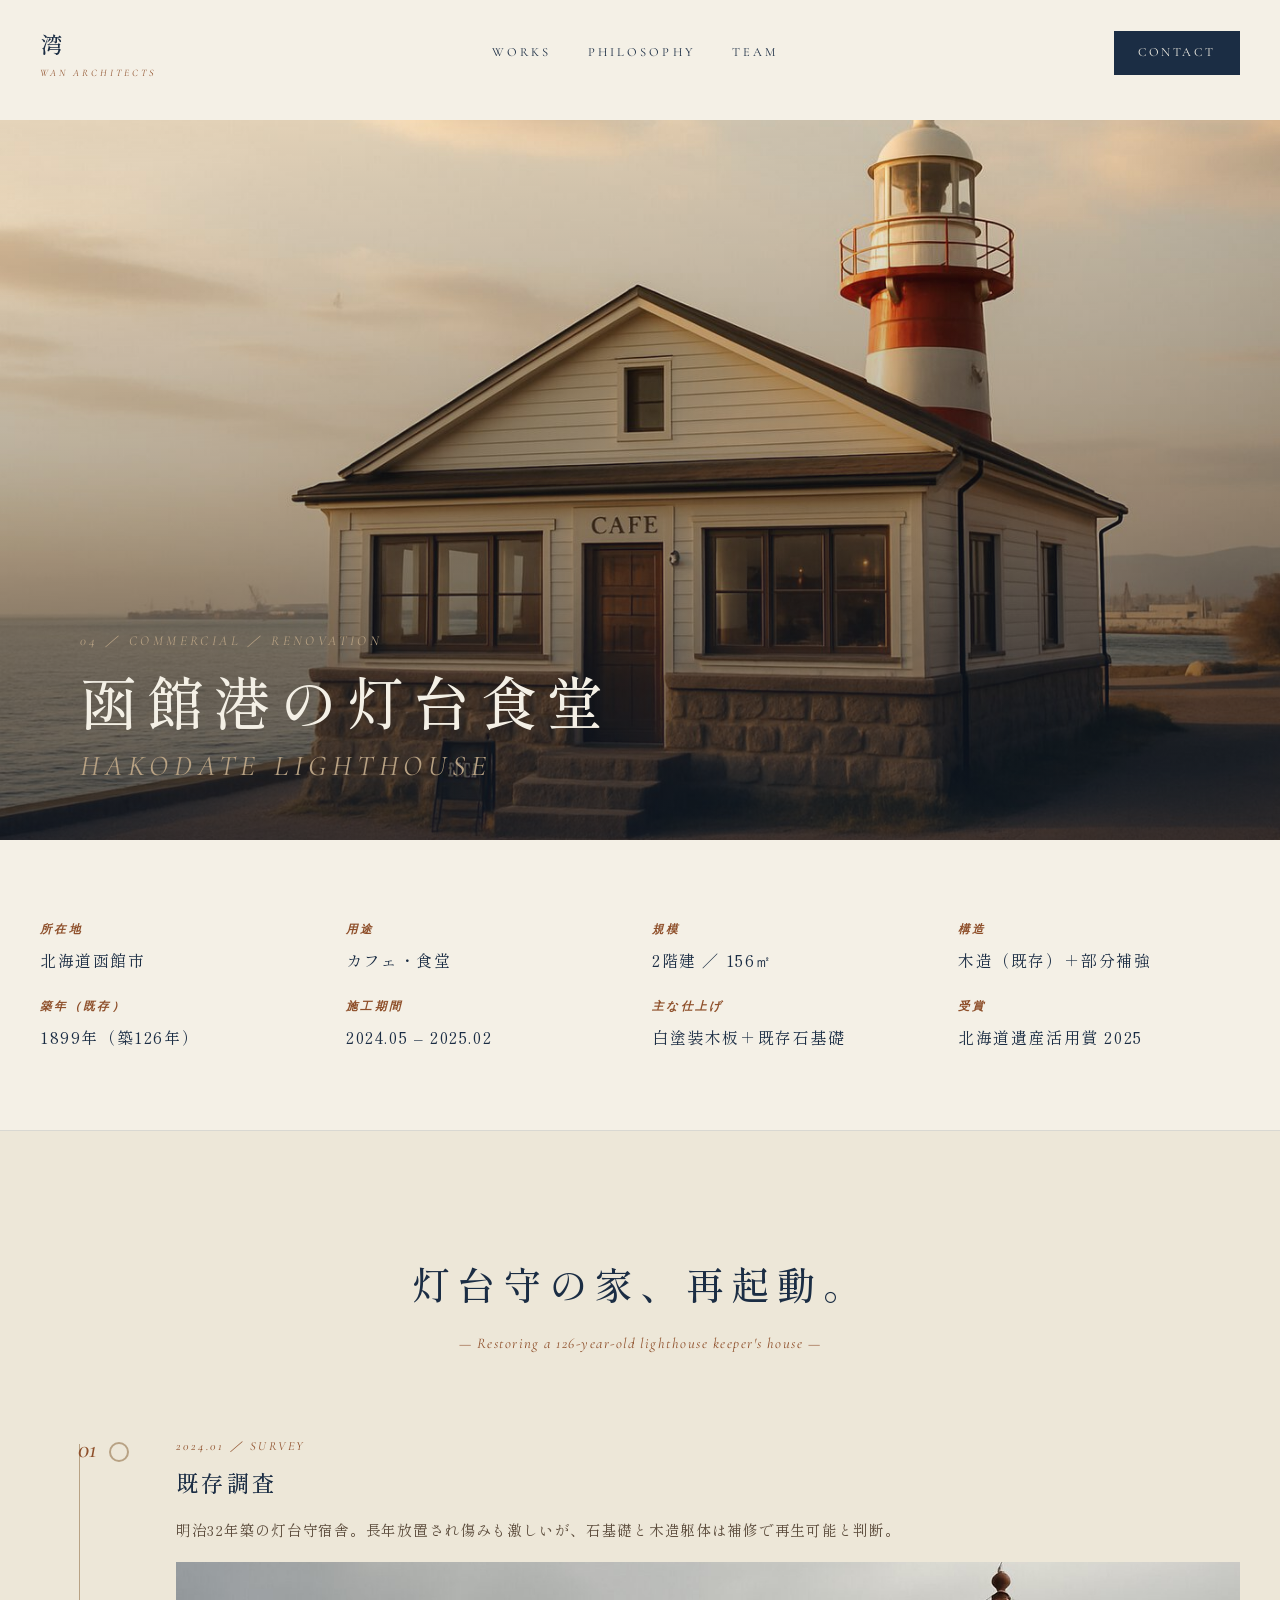
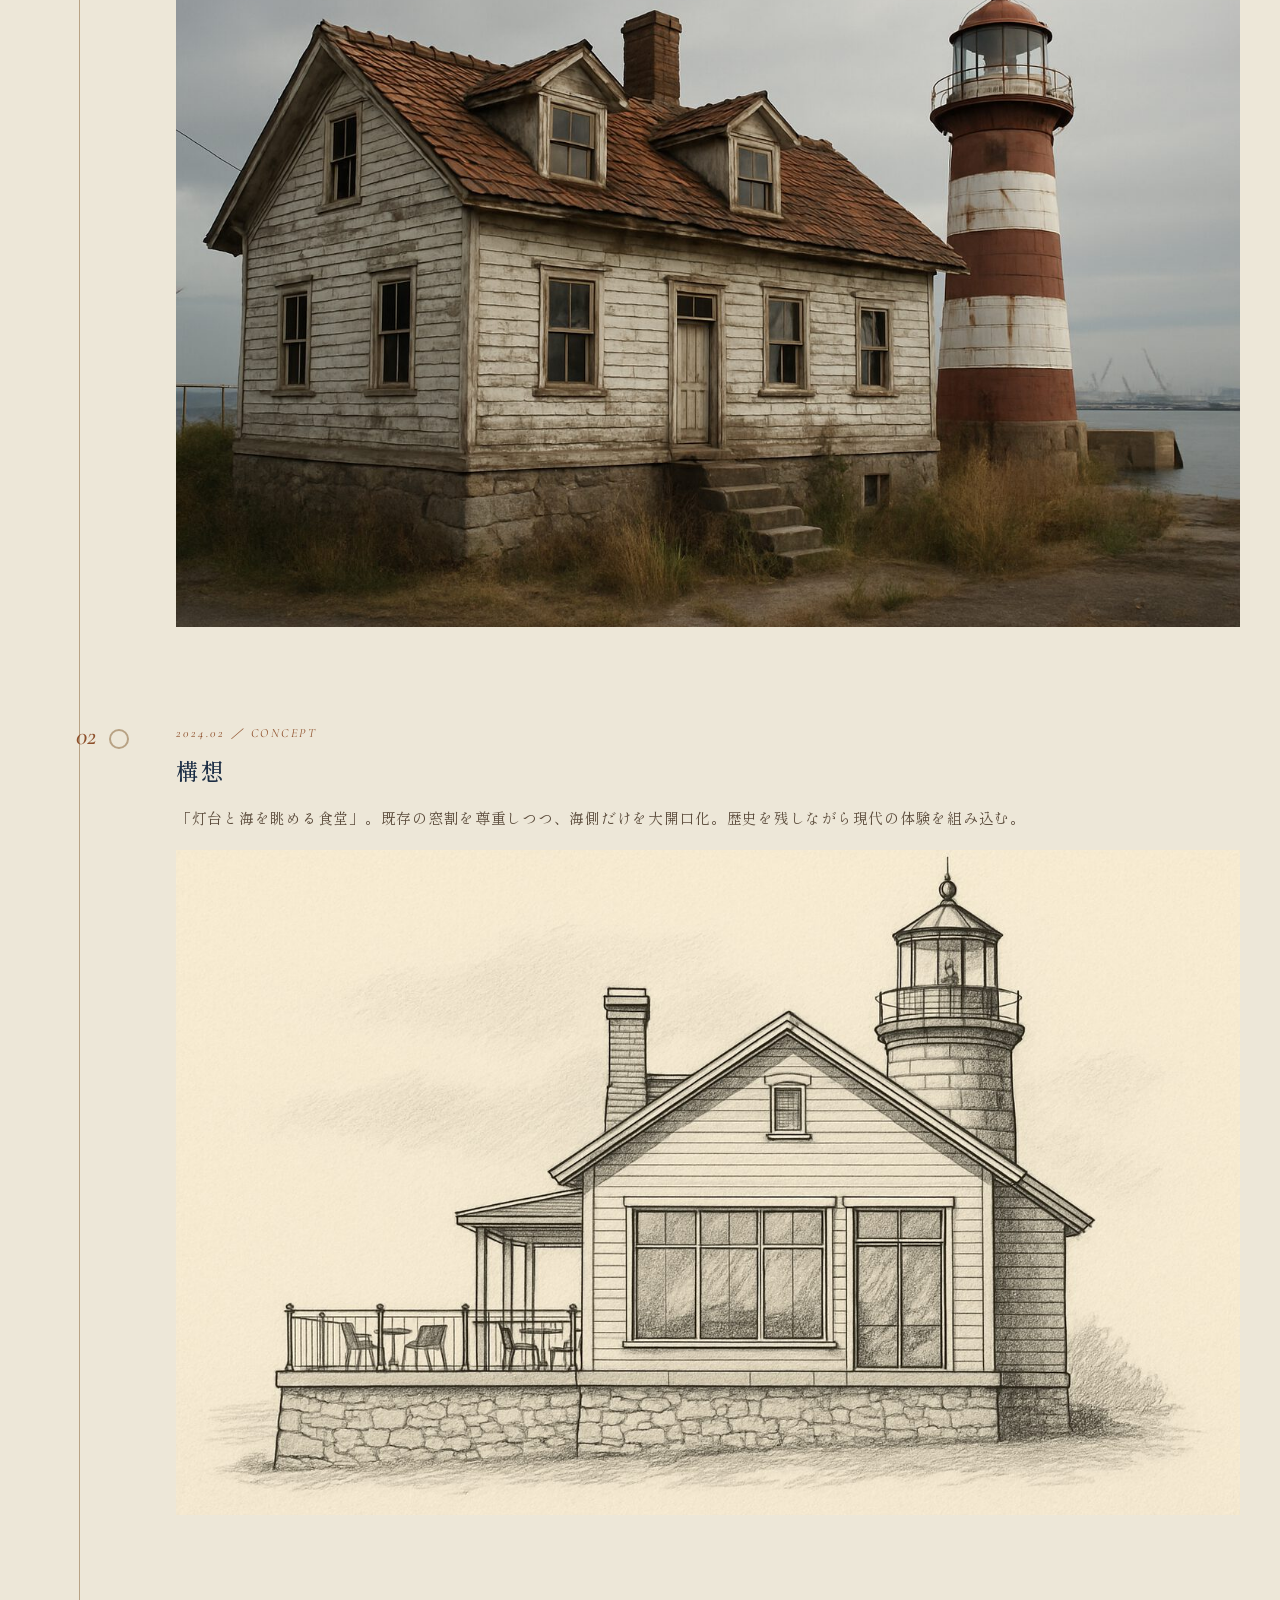
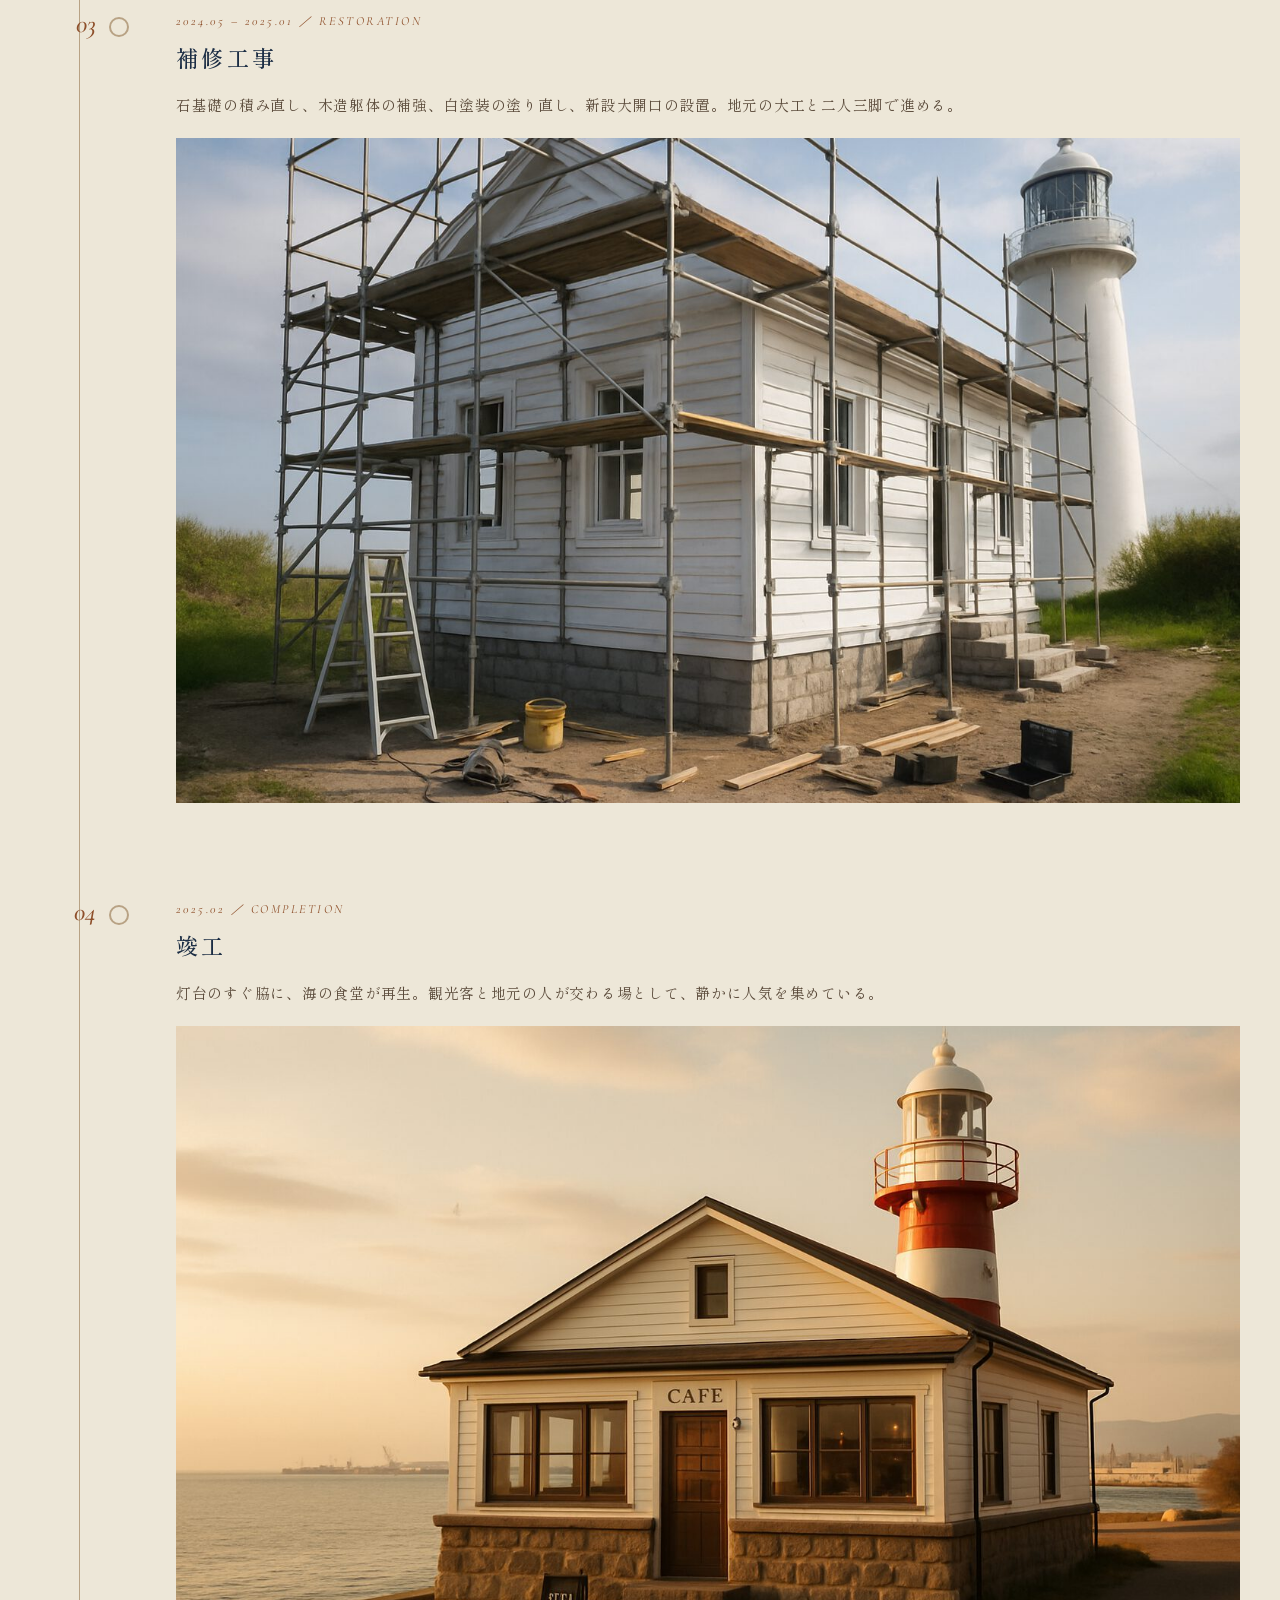
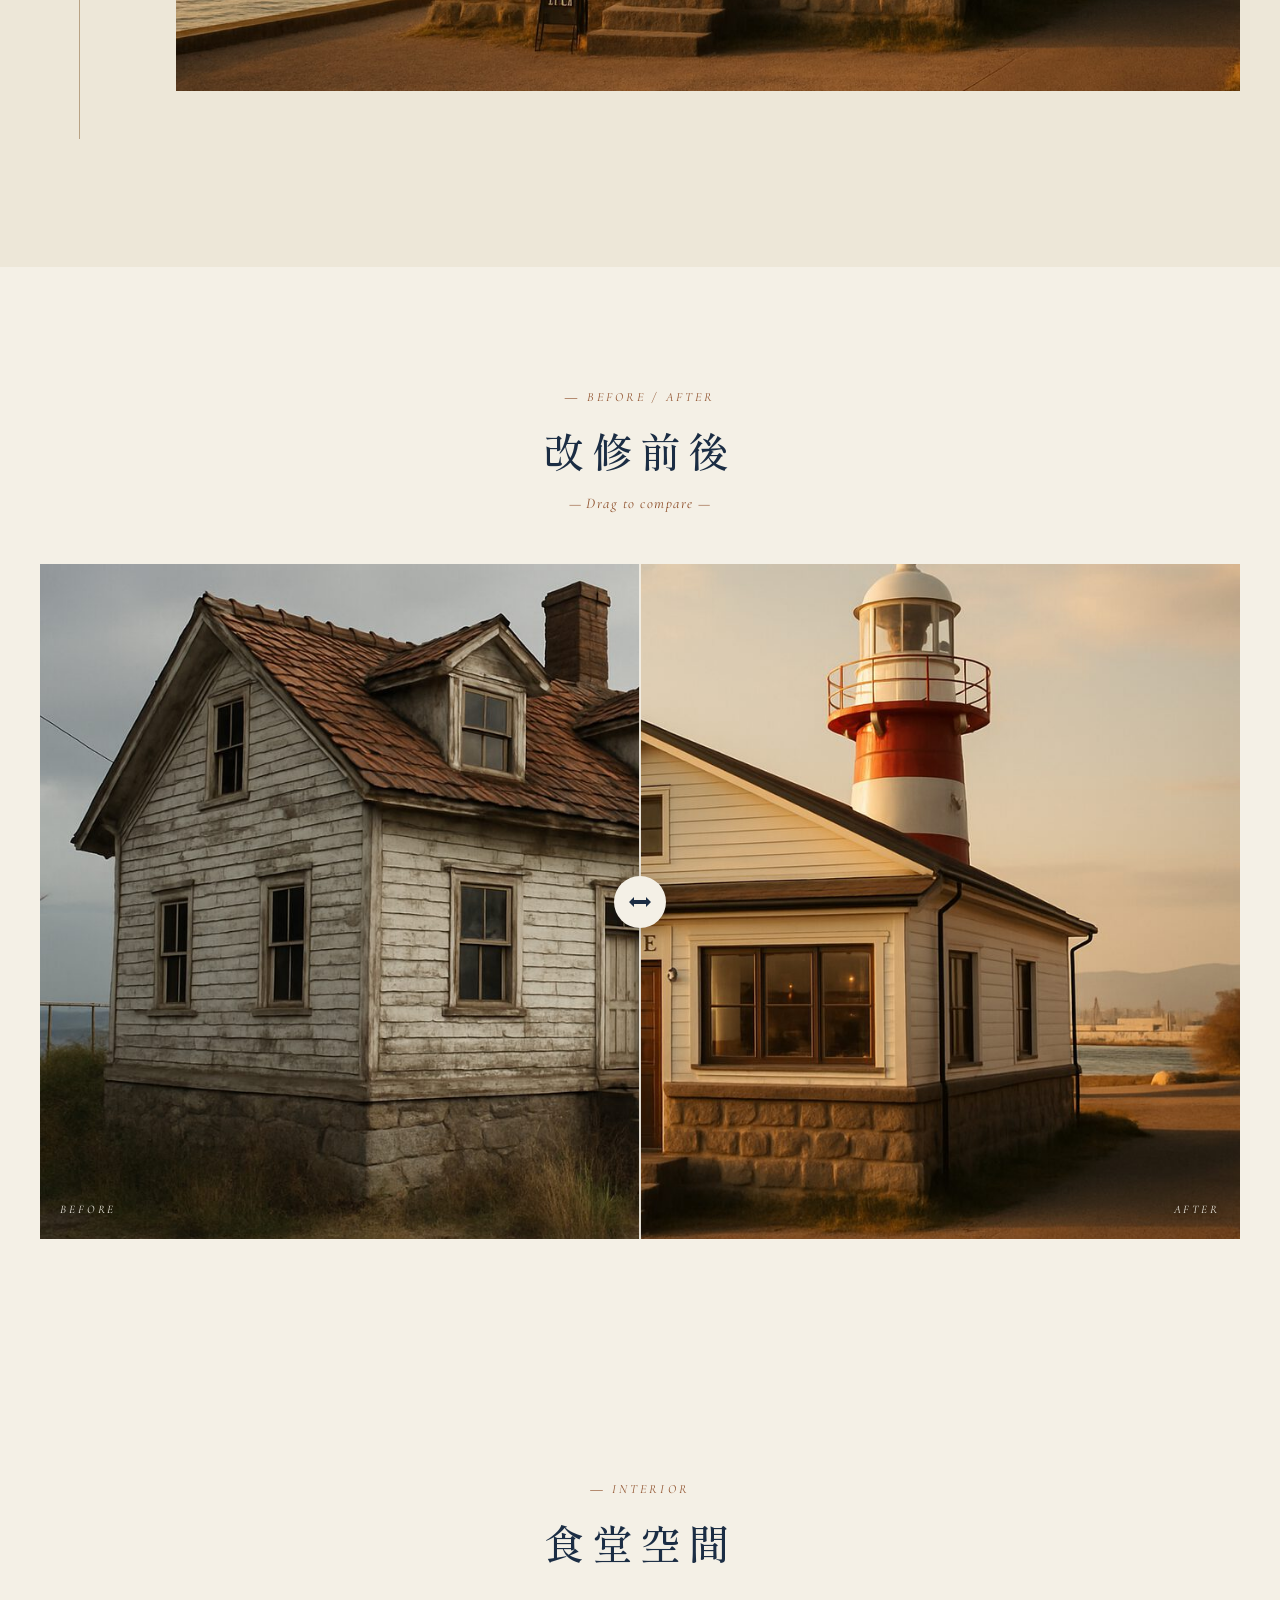
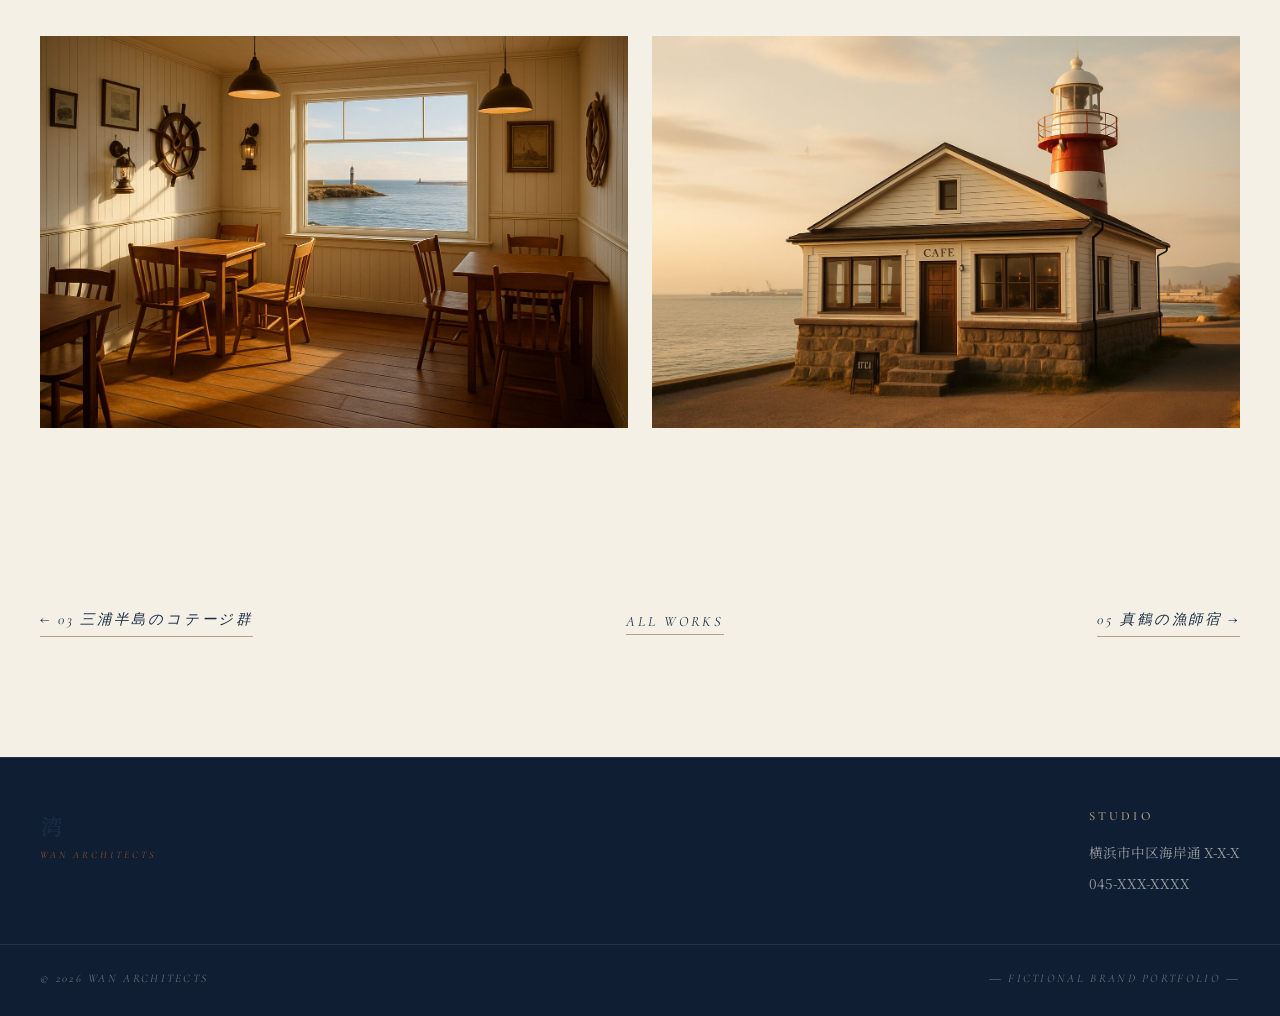
<file: work-04-hakodate.html>
<!DOCTYPE html>
<html lang="ja">
<head>
<meta charset="UTF-8">
<meta name="viewport" content="width=device-width,initial-scale=1">
<title>函館港の灯台食堂 ｜ 湾アーキテクツ</title>
<link rel="preconnect" href="https://fonts.googleapis.com">
<link rel="preconnect" href="https://fonts.gstatic.com" crossorigin>
<link href="https://fonts.googleapis.com/css2?family=Cormorant+Garamond:ital,wght@0,400;0,500;0,600;1,400;1,500&family=Inter:wght@300;400;500&family=Noto+Serif+JP:wght@300;400;500&family=Shippori+Mincho:wght@400;500;600&display=swap" rel="stylesheet">
<link rel="stylesheet" href="styles.css">
</head>
<body>

<header class="hd" id="hd">
  <div class="wrap hd__row">
    <a href="index.html" class="hd__logo">湾<small>WAN ARCHITECTS</small></a>
    <nav class="hd__nav">
      <a href="index.html#works">WORKS</a>
      <a href="index.html#philosophy">PHILOSOPHY</a>
      <a href="index.html#team">TEAM</a>
    </nav>
    <a href="index.html#contact" class="hd__cta">CONTACT</a>
    <button class="hd__hamburger" id="hd-hamburger" aria-label="メニュー">
      <span></span><span></span><span></span>
    </button>
  </div>
</header>

<section class="detail">
  <div class="detail__hero" style="background-image:url('images/work-04-hakodate.jpg')">
    <div class="detail__hero-text">
      <div class="wrap">
        <p class="detail__cat">04 ／ Commercial ／ Renovation</p>
        <h1 class="detail__title">函館港の灯台食堂<em>HAKODATE LIGHTHOUSE</em></h1>
      </div>
    </div>
  </div>
</section>

<section class="detail__info">
  <div class="wrap">
    <div class="info-grid">
      <div class="info-item"><h4>所在地</h4><p>北海道函館市</p></div>
      <div class="info-item"><h4>用途</h4><p>カフェ・食堂</p></div>
      <div class="info-item"><h4>規模</h4><p>2階建 ／ 156㎡</p></div>
      <div class="info-item"><h4>構造</h4><p>木造（既存）＋部分補強</p></div>
      <div class="info-item"><h4>築年（既存）</h4><p>1899年（築126年）</p></div>
      <div class="info-item"><h4>施工期間</h4><p>2024.05 – 2025.02</p></div>
      <div class="info-item"><h4>主な仕上げ</h4><p>白塗装木板＋既存石基礎</p></div>
      <div class="info-item"><h4>受賞</h4><p>北海道遺産活用賞 2025</p></div>
    </div>
  </div>
</section>

<section class="process">
  <div class="wrap">
    <h2 class="process__title">灯台守の家、再起動。</h2>
    <p class="process__sub">— Restoring a 126-year-old lighthouse keeper's house —</p>

    <div class="timeline">
      <div class="timeline__step">
        <div class="timeline__num">01</div>
        <div class="timeline__body reveal">
          <p class="timeline__head">2024.01 ／ Survey</p>
          <h3 class="timeline__title">既存調査</h3>
          <p class="timeline__desc">明治32年築の灯台守宿舎。長年放置され傷みも激しいが、石基礎と木造躯体は補修で再生可能と判断。</p>
          <div class="timeline__img" style="background-image:url('images/w04-before.jpg')"></div>
        </div>
      </div>
      <div class="timeline__step">
        <div class="timeline__num">02</div>
        <div class="timeline__body reveal">
          <p class="timeline__head">2024.02 ／ Concept</p>
          <h3 class="timeline__title">構想</h3>
          <p class="timeline__desc">「灯台と海を眺める食堂」。既存の窓割を尊重しつつ、海側だけを大開口化。歴史を残しながら現代の体験を組み込む。</p>
          <div class="timeline__img" style="background-image:url('images/w04-concept.jpg')"></div>
        </div>
      </div>
      <div class="timeline__step">
        <div class="timeline__num">03</div>
        <div class="timeline__body reveal">
          <p class="timeline__head">2024.05 – 2025.01 ／ Restoration</p>
          <h3 class="timeline__title">補修工事</h3>
          <p class="timeline__desc">石基礎の積み直し、木造躯体の補強、白塗装の塗り直し、新設大開口の設置。地元の大工と二人三脚で進める。</p>
          <div class="timeline__img" style="background-image:url('images/w04-construction.jpg')"></div>
        </div>
      </div>
      <div class="timeline__step">
        <div class="timeline__num">04</div>
        <div class="timeline__body reveal">
          <p class="timeline__head">2025.02 ／ Completion</p>
          <h3 class="timeline__title">竣工</h3>
          <p class="timeline__desc">灯台のすぐ脇に、海の食堂が再生。観光客と地元の人が交わる場として、静かに人気を集めている。</p>
          <div class="timeline__img" style="background-image:url('images/work-04-hakodate.jpg')"></div>
        </div>
      </div>
    </div>
  </div>
</section>

<section class="ba-sec">
  <div class="wrap">
    <div class="sec__head reveal" style="text-align:center;margin:0 auto 48px">
      <p class="kicker">― Before / After</p>
      <h2 class="sec__title">改修前後</h2>
      <p class="sec__sub">— Drag to compare —</p>
    </div>
    <div class="ba-slider reveal">
      <img class="ba-img ba-img--after"  src="images/work-04-hakodate.jpg" alt="竣工後">
      <img class="ba-img ba-img--before" src="images/w04-before.jpg"       alt="改修前">
      <div class="ba-handle">
        <div class="ba-knob">
          <svg width="22" height="12" viewBox="0 0 22 12" fill="currentColor"><path d="M0 6l5-5v3h12V1l5 5-5 5v-3H5v3L0 6z"/></svg>
        </div>
      </div>
      <span class="ba-label ba-label--l">Before</span>
      <span class="ba-label ba-label--r">After</span>
    </div>
  </div>
</section>

<section class="interiors">
  <div class="wrap">
    <div class="sec__head" style="text-align:center;margin:0 auto 64px">
      <p class="kicker">― Interior</p>
      <h2 class="sec__title">食堂空間</h2>
    </div>
    <div class="interiors__grid">
      <div style="background-image:url('images/w04-interior.jpg')"></div>
      <div style="background-image:url('images/work-04-hakodate.jpg')"></div>
    </div>
  </div>
</section>

<section class="back-to">
  <div class="wrap back-to__inner">
    <a href="work-03-miura.html">← 03 三浦半島のコテージ群</a>
    <span class="back-to__center"><a href="index.html#works">All Works</a></span>
    <a href="work-05-manazuru.html">05 真鶴の漁師宿 →</a>
  </div>
</section>

<footer class="ft">
  <div class="wrap ft__row">
    <div class="ft__col"><a href="index.html" class="hd__logo">湾<small>WAN ARCHITECTS</small></a></div>
    <div class="ft__col"><h4>Studio</h4><ul><li>横浜市中区海岸通 X-X-X</li><li>045-XXX-XXXX</li></ul></div>
  </div>
  <div class="wrap ft__bottom"><span>© 2026 WAN ARCHITECTS</span><span>― FICTIONAL BRAND PORTFOLIO ―</span></div>
</footer>

<script>
const hd=document.getElementById('hd');
window.addEventListener('scroll',()=>hd.classList.toggle('is-scrolled',window.scrollY>80));
const hamburger=document.getElementById('hd-hamburger'),mobileNav=document.querySelector('.hd__nav');
hamburger.addEventListener('click',()=>{hamburger.classList.toggle('is-open');mobileNav.classList.toggle('is-open');document.body.style.overflow=mobileNav.classList.contains('is-open')?'hidden':'';});
mobileNav.querySelectorAll('a').forEach(a=>a.addEventListener('click',()=>{hamburger.classList.remove('is-open');mobileNav.classList.remove('is-open');document.body.style.overflow='';}));
const revealObs=new IntersectionObserver((entries)=>{entries.forEach(e=>{if(e.isIntersecting){e.target.classList.add('is-visible');revealObs.unobserve(e.target);}});},{threshold:0.1});
document.querySelectorAll('.reveal').forEach(el=>revealObs.observe(el));

document.querySelectorAll('.ba-slider').forEach(slider=>{
  const before=slider.querySelector('.ba-img--before');
  const handle=slider.querySelector('.ba-handle');
  let dragging=false;
  function setPos(x){
    const r=slider.getBoundingClientRect();
    const pct=Math.max(5,Math.min(95,(x-r.left)/r.width*100));
    before.style.clipPath=`inset(0 ${100-pct}% 0 0)`;
    handle.style.left=pct+'%';
  }
  slider.addEventListener('mousedown',e=>{dragging=true;setPos(e.clientX);});
  window.addEventListener('mousemove',e=>{if(dragging)setPos(e.clientX);});
  window.addEventListener('mouseup',()=>{dragging=false;});
  slider.addEventListener('touchstart',e=>{dragging=true;setPos(e.touches[0].clientX);},{passive:true});
  window.addEventListener('touchmove',e=>{if(dragging)setPos(e.touches[0].clientX);},{passive:true});
  window.addEventListener('touchend',()=>{dragging=false;});
});
</script>
</body>
</html>
</file>
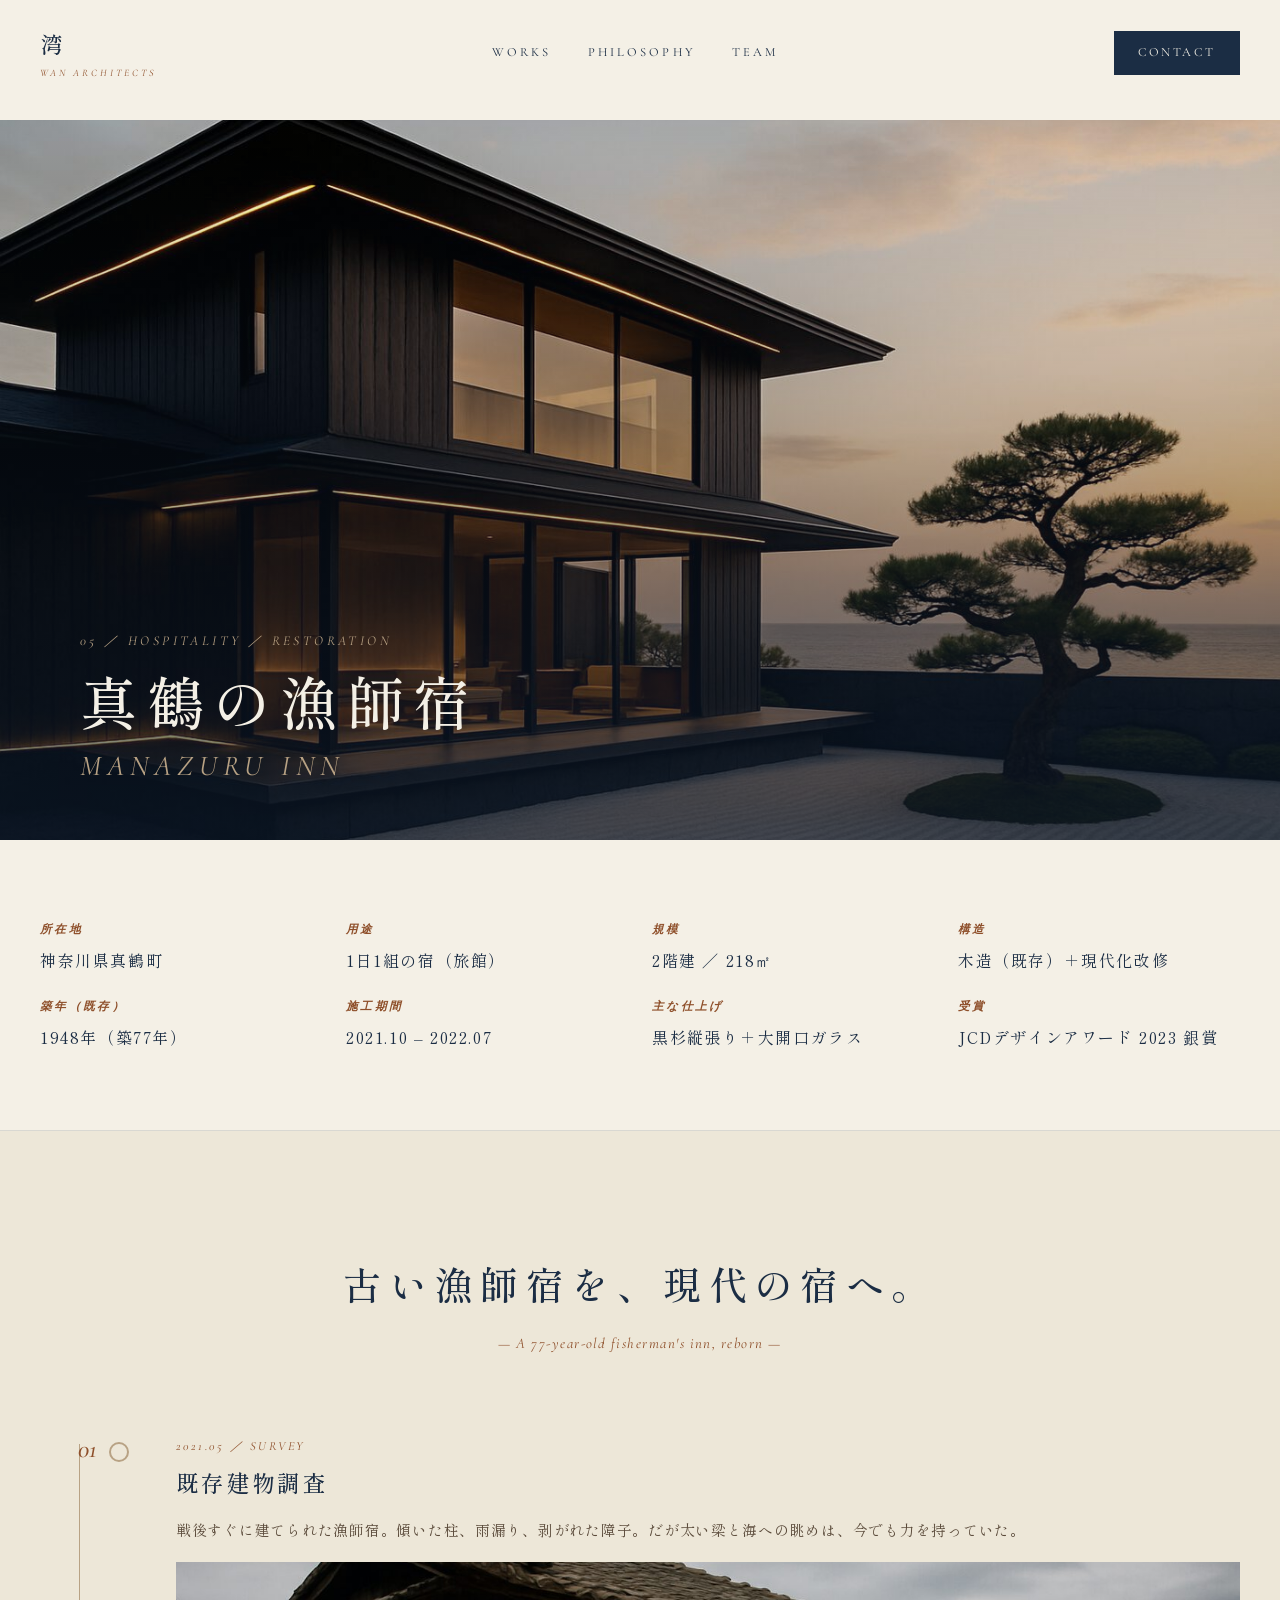
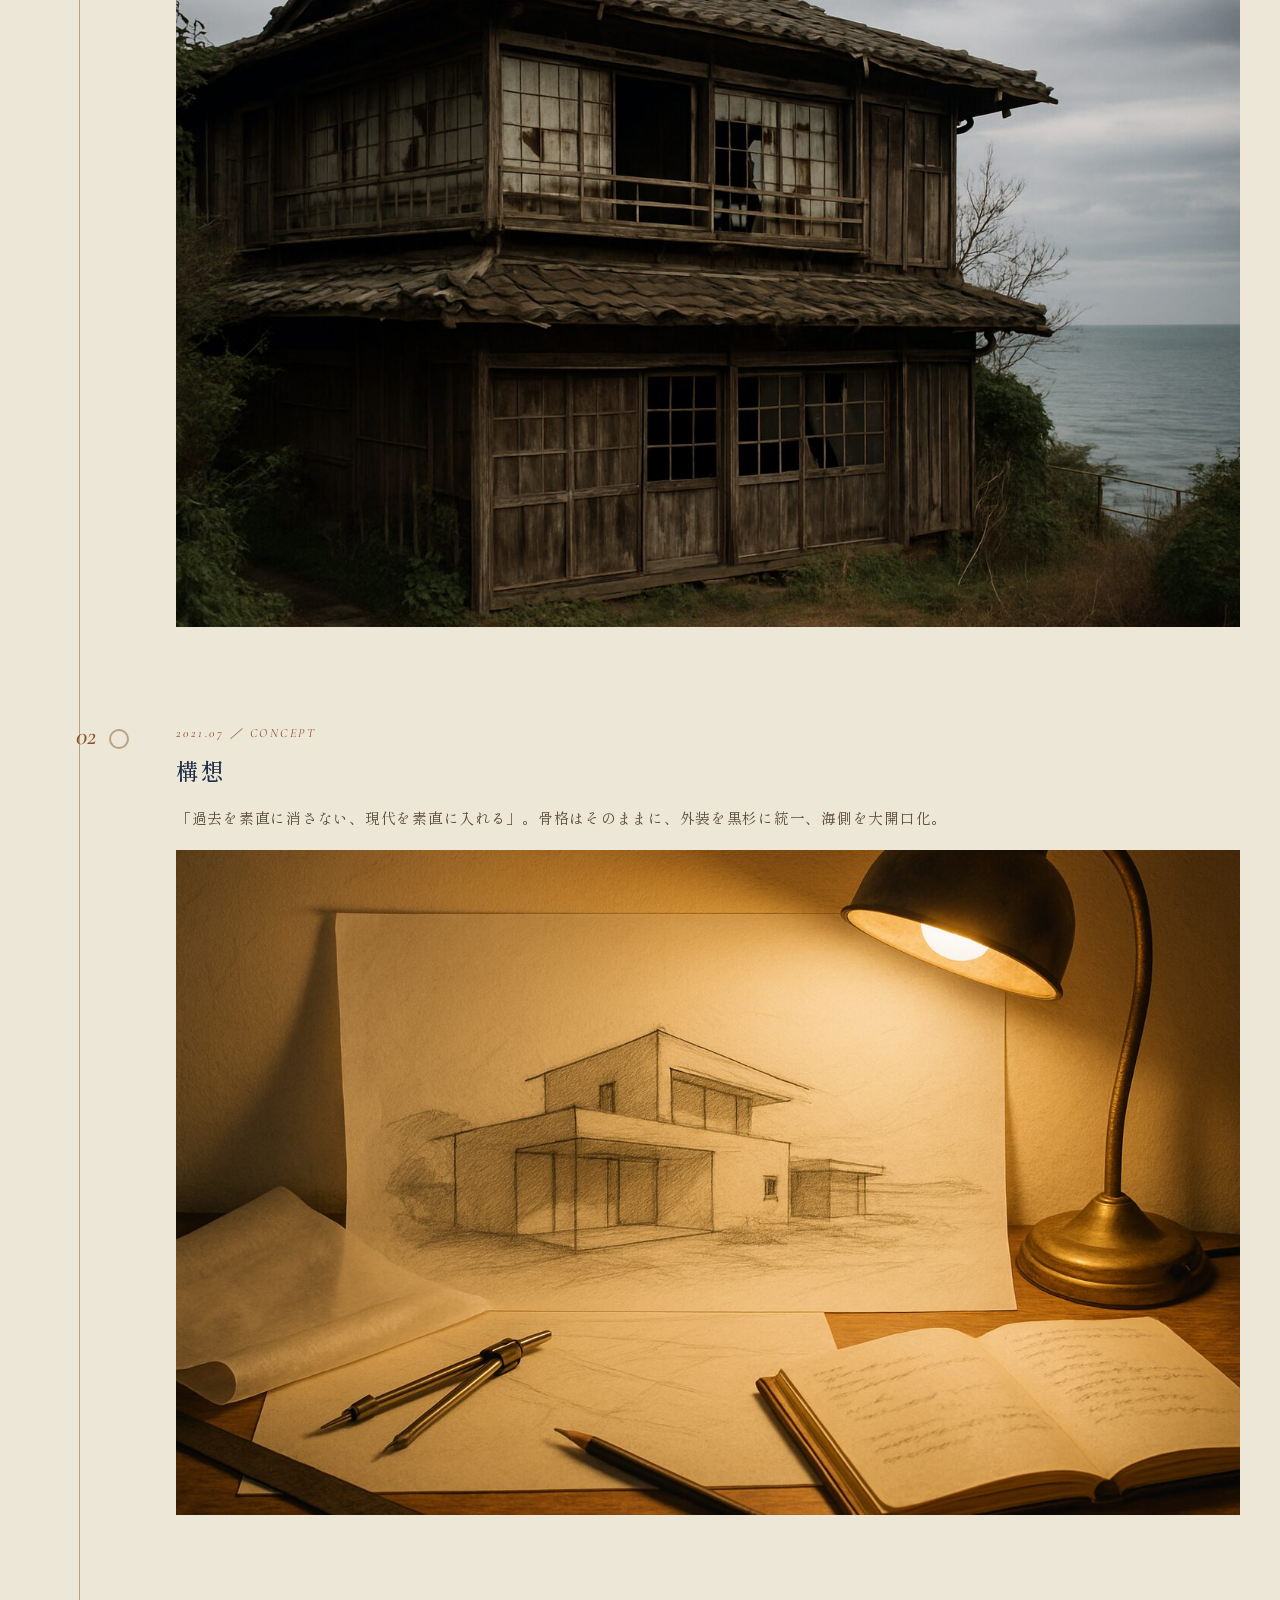
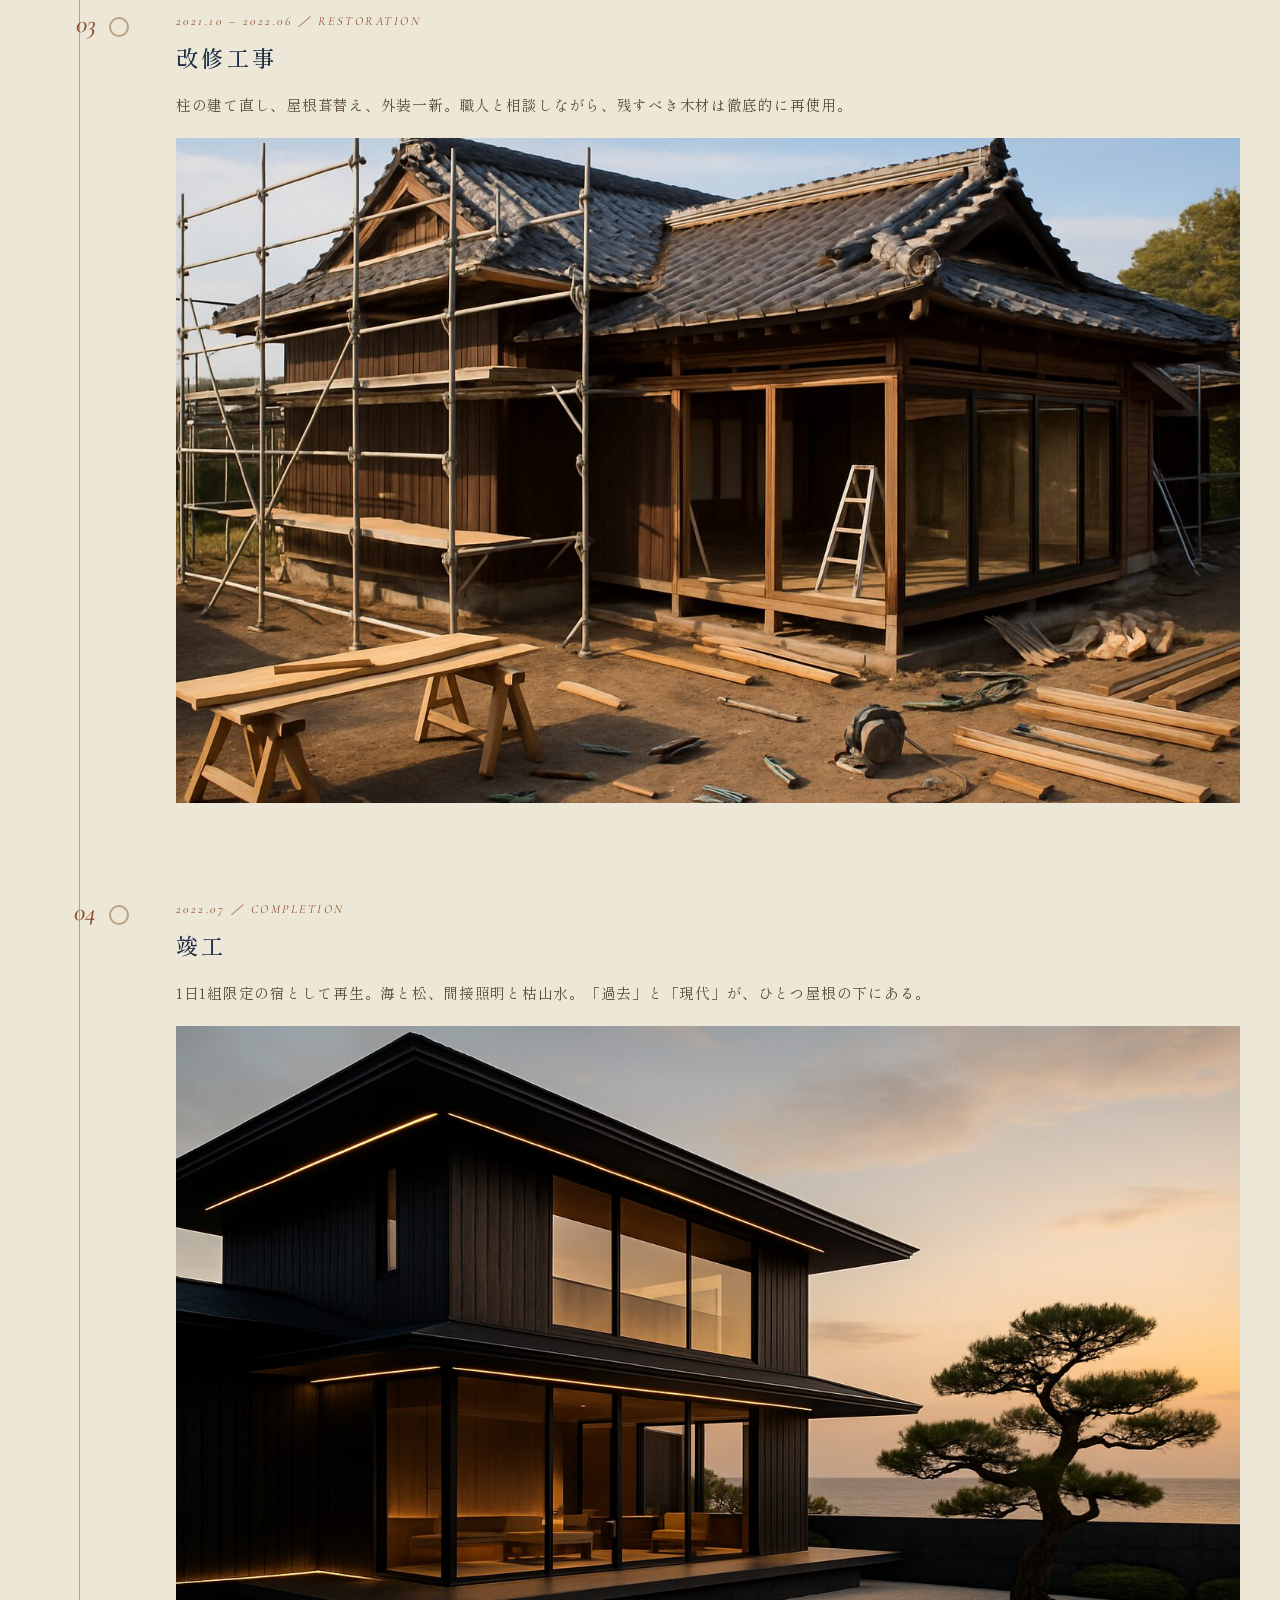
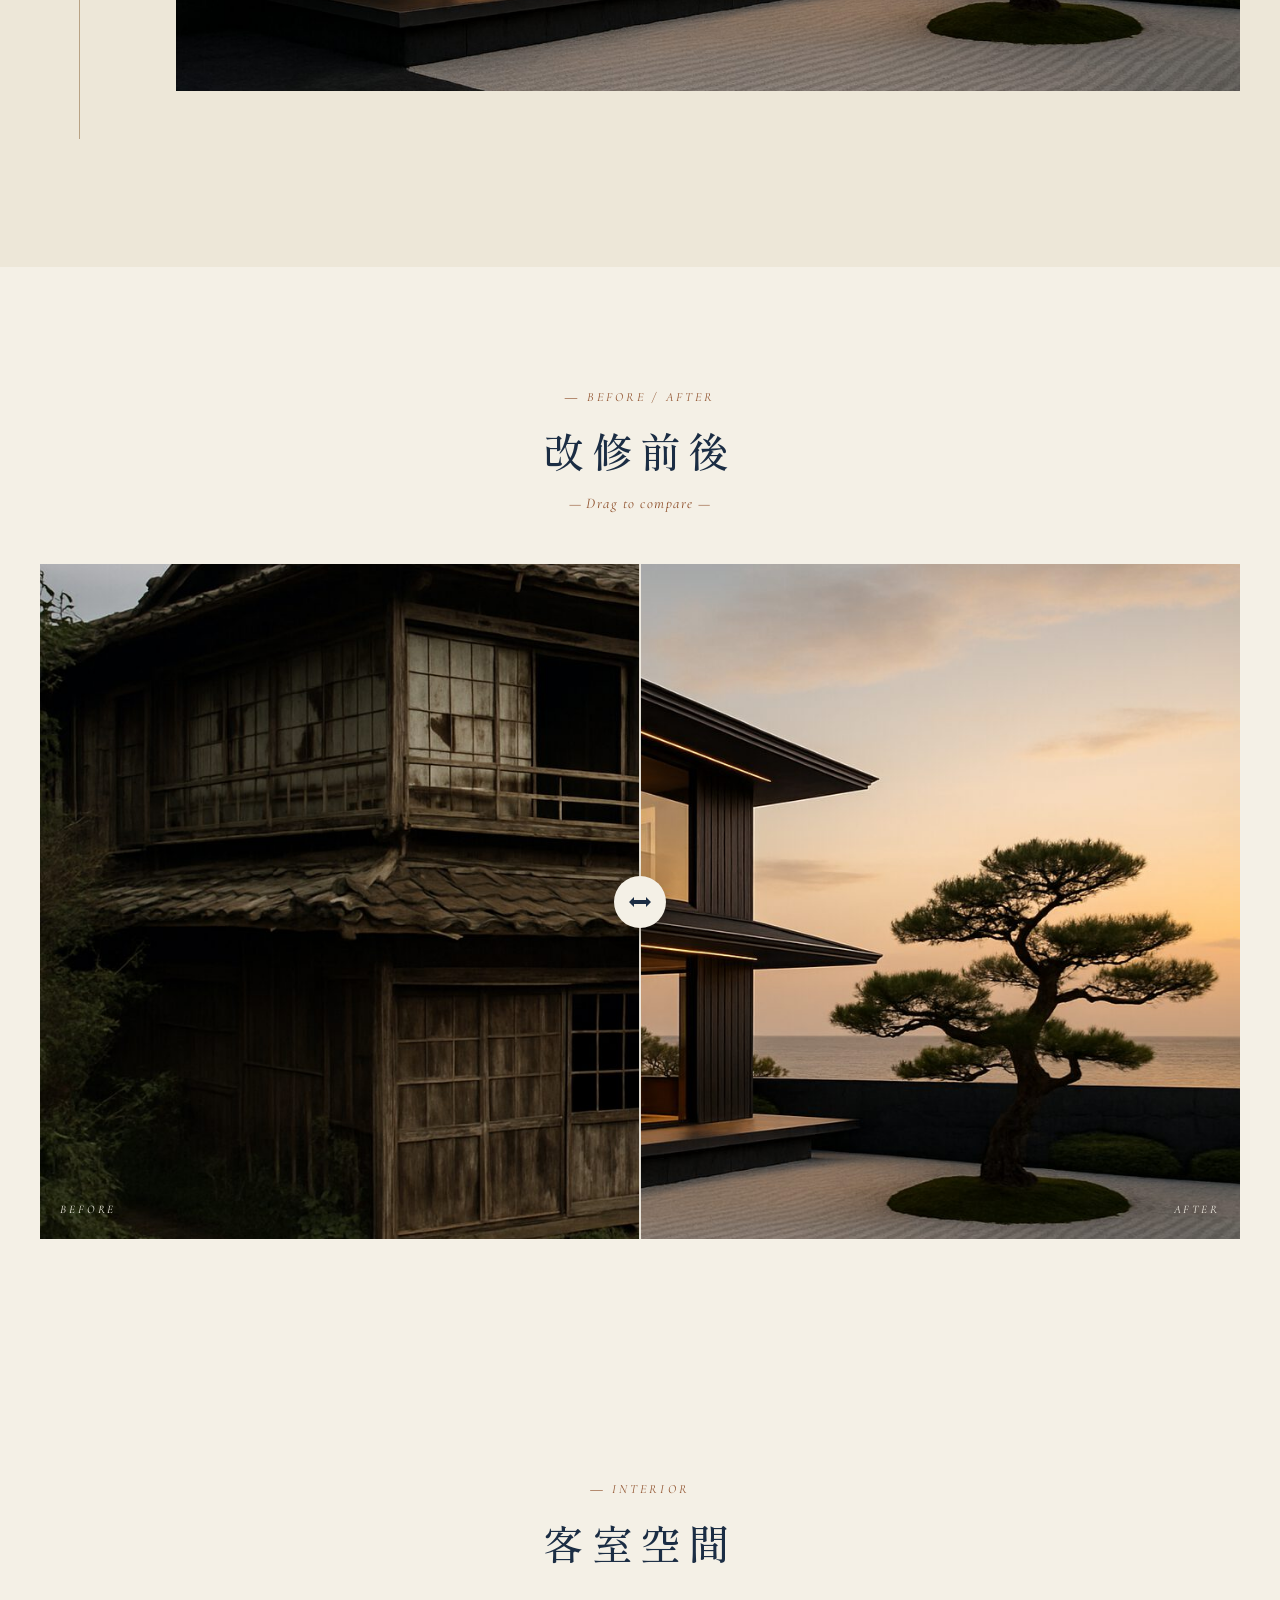
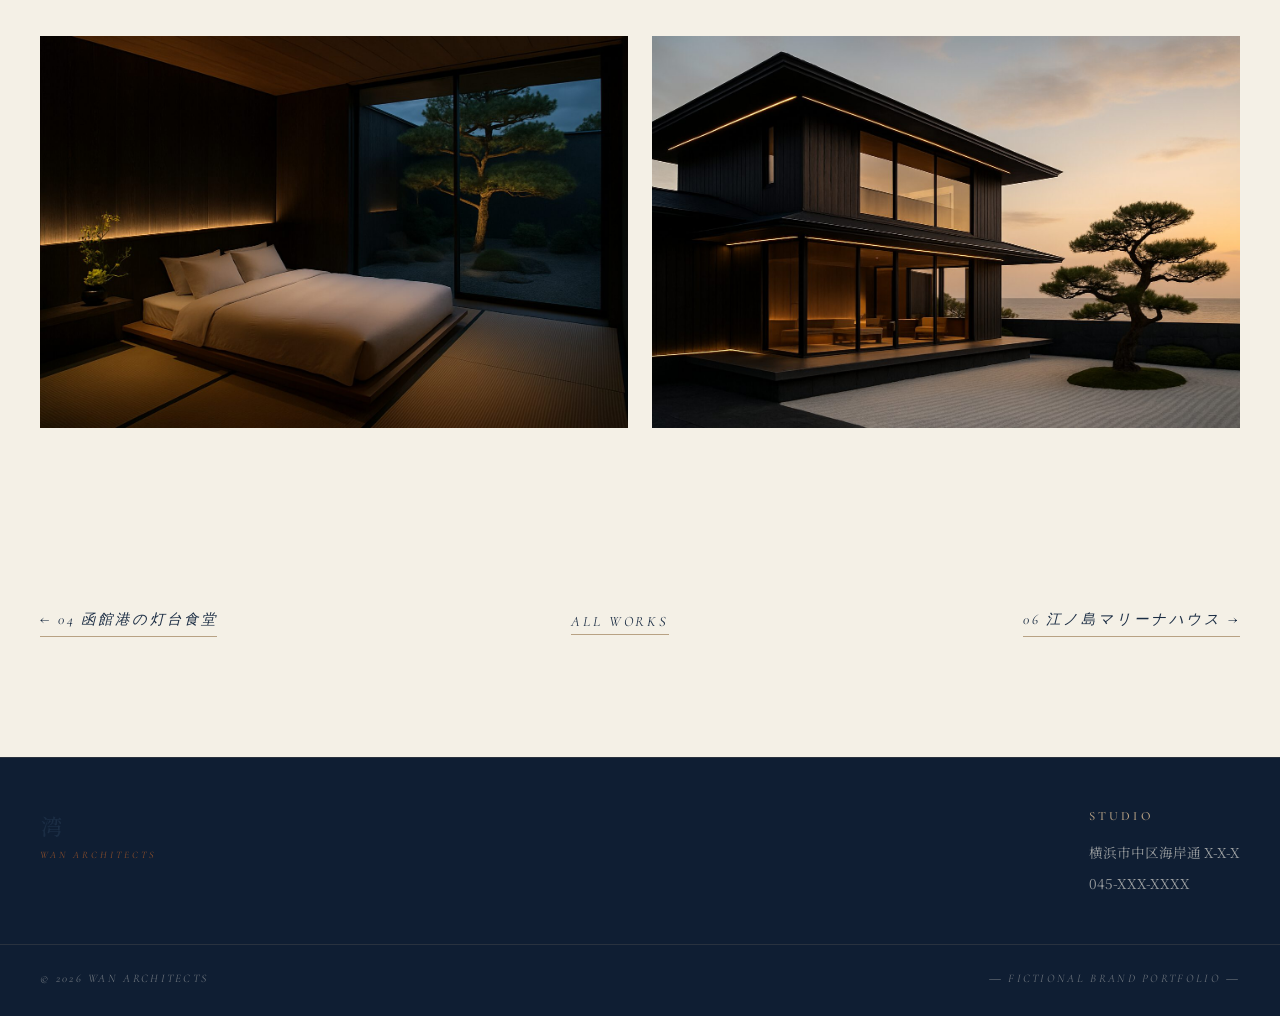
<file: work-05-manazuru.html>
<!DOCTYPE html>
<html lang="ja">
<head>
<meta charset="UTF-8">
<meta name="viewport" content="width=device-width,initial-scale=1">
<title>真鶴の漁師宿 ｜ 湾アーキテクツ</title>
<link rel="preconnect" href="https://fonts.googleapis.com">
<link rel="preconnect" href="https://fonts.gstatic.com" crossorigin>
<link href="https://fonts.googleapis.com/css2?family=Cormorant+Garamond:ital,wght@0,400;0,500;0,600;1,400;1,500&family=Inter:wght@300;400;500&family=Noto+Serif+JP:wght@300;400;500&family=Shippori+Mincho:wght@400;500;600&display=swap" rel="stylesheet">
<link rel="stylesheet" href="styles.css">
</head>
<body>

<header class="hd" id="hd">
  <div class="wrap hd__row">
    <a href="index.html" class="hd__logo">湾<small>WAN ARCHITECTS</small></a>
    <nav class="hd__nav">
      <a href="index.html#works">WORKS</a>
      <a href="index.html#philosophy">PHILOSOPHY</a>
      <a href="index.html#team">TEAM</a>
    </nav>
    <a href="index.html#contact" class="hd__cta">CONTACT</a>
    <button class="hd__hamburger" id="hd-hamburger" aria-label="メニュー">
      <span></span><span></span><span></span>
    </button>
  </div>
</header>

<section class="detail">
  <div class="detail__hero" style="background-image:url('images/work-05-manazuru.jpg')">
    <div class="detail__hero-text">
      <div class="wrap">
        <p class="detail__cat">05 ／ Hospitality ／ Restoration</p>
        <h1 class="detail__title">真鶴の漁師宿<em>MANAZURU INN</em></h1>
      </div>
    </div>
  </div>
</section>

<section class="detail__info">
  <div class="wrap">
    <div class="info-grid">
      <div class="info-item"><h4>所在地</h4><p>神奈川県真鶴町</p></div>
      <div class="info-item"><h4>用途</h4><p>1日1組の宿（旅館）</p></div>
      <div class="info-item"><h4>規模</h4><p>2階建 ／ 218㎡</p></div>
      <div class="info-item"><h4>構造</h4><p>木造（既存）＋現代化改修</p></div>
      <div class="info-item"><h4>築年（既存）</h4><p>1948年（築77年）</p></div>
      <div class="info-item"><h4>施工期間</h4><p>2021.10 – 2022.07</p></div>
      <div class="info-item"><h4>主な仕上げ</h4><p>黒杉縦張り＋大開口ガラス</p></div>
      <div class="info-item"><h4>受賞</h4><p>JCDデザインアワード 2023 銀賞</p></div>
    </div>
  </div>
</section>

<section class="process">
  <div class="wrap">
    <h2 class="process__title">古い漁師宿を、現代の宿へ。</h2>
    <p class="process__sub">— A 77-year-old fisherman's inn, reborn —</p>

    <div class="timeline">
      <div class="timeline__step">
        <div class="timeline__num">01</div>
        <div class="timeline__body reveal">
          <p class="timeline__head">2021.05 ／ Survey</p>
          <h3 class="timeline__title">既存建物調査</h3>
          <p class="timeline__desc">戦後すぐに建てられた漁師宿。傾いた柱、雨漏り、剥がれた障子。だが太い梁と海への眺めは、今でも力を持っていた。</p>
          <div class="timeline__img" style="background-image:url('images/w05-before.jpg')"></div>
        </div>
      </div>
      <div class="timeline__step">
        <div class="timeline__num">02</div>
        <div class="timeline__body reveal">
          <p class="timeline__head">2021.07 ／ Concept</p>
          <h3 class="timeline__title">構想</h3>
          <p class="timeline__desc">「過去を素直に消さない、現代を素直に入れる」。骨格はそのままに、外装を黒杉に統一、海側を大開口化。</p>
          <div class="timeline__img" style="background-image:url('images/stage-2-sketch.jpg')"></div>
        </div>
      </div>
      <div class="timeline__step">
        <div class="timeline__num">03</div>
        <div class="timeline__body reveal">
          <p class="timeline__head">2021.10 – 2022.06 ／ Restoration</p>
          <h3 class="timeline__title">改修工事</h3>
          <p class="timeline__desc">柱の建て直し、屋根葺替え、外装一新。職人と相談しながら、残すべき木材は徹底的に再使用。</p>
          <div class="timeline__img" style="background-image:url('images/w05-construction.jpg')"></div>
        </div>
      </div>
      <div class="timeline__step">
        <div class="timeline__num">04</div>
        <div class="timeline__body reveal">
          <p class="timeline__head">2022.07 ／ Completion</p>
          <h3 class="timeline__title">竣工</h3>
          <p class="timeline__desc">1日1組限定の宿として再生。海と松、間接照明と枯山水。「過去」と「現代」が、ひとつ屋根の下にある。</p>
          <div class="timeline__img" style="background-image:url('images/work-05-manazuru.jpg')"></div>
        </div>
      </div>
    </div>
  </div>
</section>

<section class="ba-sec">
  <div class="wrap">
    <div class="sec__head reveal" style="text-align:center;margin:0 auto 48px">
      <p class="kicker">― Before / After</p>
      <h2 class="sec__title">改修前後</h2>
      <p class="sec__sub">— Drag to compare —</p>
    </div>
    <div class="ba-slider reveal">
      <img class="ba-img ba-img--after"  src="images/work-05-manazuru.jpg" alt="竣工後">
      <img class="ba-img ba-img--before" src="images/w05-before.jpg"       alt="改修前">
      <div class="ba-handle">
        <div class="ba-knob">
          <svg width="22" height="12" viewBox="0 0 22 12" fill="currentColor"><path d="M0 6l5-5v3h12V1l5 5-5 5v-3H5v3L0 6z"/></svg>
        </div>
      </div>
      <span class="ba-label ba-label--l">Before</span>
      <span class="ba-label ba-label--r">After</span>
    </div>
  </div>
</section>

<section class="interiors">
  <div class="wrap">
    <div class="sec__head" style="text-align:center;margin:0 auto 64px">
      <p class="kicker">― Interior</p>
      <h2 class="sec__title">客室空間</h2>
    </div>
    <div class="interiors__grid">
      <div style="background-image:url('images/w05-interior.jpg')"></div>
      <div style="background-image:url('images/work-05-manazuru.jpg')"></div>
    </div>
  </div>
</section>

<section class="back-to">
  <div class="wrap back-to__inner">
    <a href="work-04-hakodate.html">← 04 函館港の灯台食堂</a>
    <span class="back-to__center"><a href="index.html#works">All Works</a></span>
    <a href="work-06-enoshima.html">06 江ノ島マリーナハウス →</a>
  </div>
</section>

<footer class="ft">
  <div class="wrap ft__row">
    <div class="ft__col"><a href="index.html" class="hd__logo">湾<small>WAN ARCHITECTS</small></a></div>
    <div class="ft__col"><h4>Studio</h4><ul><li>横浜市中区海岸通 X-X-X</li><li>045-XXX-XXXX</li></ul></div>
  </div>
  <div class="wrap ft__bottom"><span>© 2026 WAN ARCHITECTS</span><span>― FICTIONAL BRAND PORTFOLIO ―</span></div>
</footer>

<script>
const hd=document.getElementById('hd');
window.addEventListener('scroll',()=>hd.classList.toggle('is-scrolled',window.scrollY>80));
const hamburger=document.getElementById('hd-hamburger'),mobileNav=document.querySelector('.hd__nav');
hamburger.addEventListener('click',()=>{hamburger.classList.toggle('is-open');mobileNav.classList.toggle('is-open');document.body.style.overflow=mobileNav.classList.contains('is-open')?'hidden':'';});
mobileNav.querySelectorAll('a').forEach(a=>a.addEventListener('click',()=>{hamburger.classList.remove('is-open');mobileNav.classList.remove('is-open');document.body.style.overflow='';}));
const revealObs=new IntersectionObserver((entries)=>{entries.forEach(e=>{if(e.isIntersecting){e.target.classList.add('is-visible');revealObs.unobserve(e.target);}});},{threshold:0.1});
document.querySelectorAll('.reveal').forEach(el=>revealObs.observe(el));

document.querySelectorAll('.ba-slider').forEach(slider=>{
  const before=slider.querySelector('.ba-img--before');
  const handle=slider.querySelector('.ba-handle');
  let dragging=false;
  function setPos(x){
    const r=slider.getBoundingClientRect();
    const pct=Math.max(5,Math.min(95,(x-r.left)/r.width*100));
    before.style.clipPath=`inset(0 ${100-pct}% 0 0)`;
    handle.style.left=pct+'%';
  }
  slider.addEventListener('mousedown',e=>{dragging=true;setPos(e.clientX);});
  window.addEventListener('mousemove',e=>{if(dragging)setPos(e.clientX);});
  window.addEventListener('mouseup',()=>{dragging=false;});
  slider.addEventListener('touchstart',e=>{dragging=true;setPos(e.touches[0].clientX);},{passive:true});
  window.addEventListener('touchmove',e=>{if(dragging)setPos(e.touches[0].clientX);},{passive:true});
  window.addEventListener('touchend',()=>{dragging=false;});
});
</script>
</body>
</html>
</file>
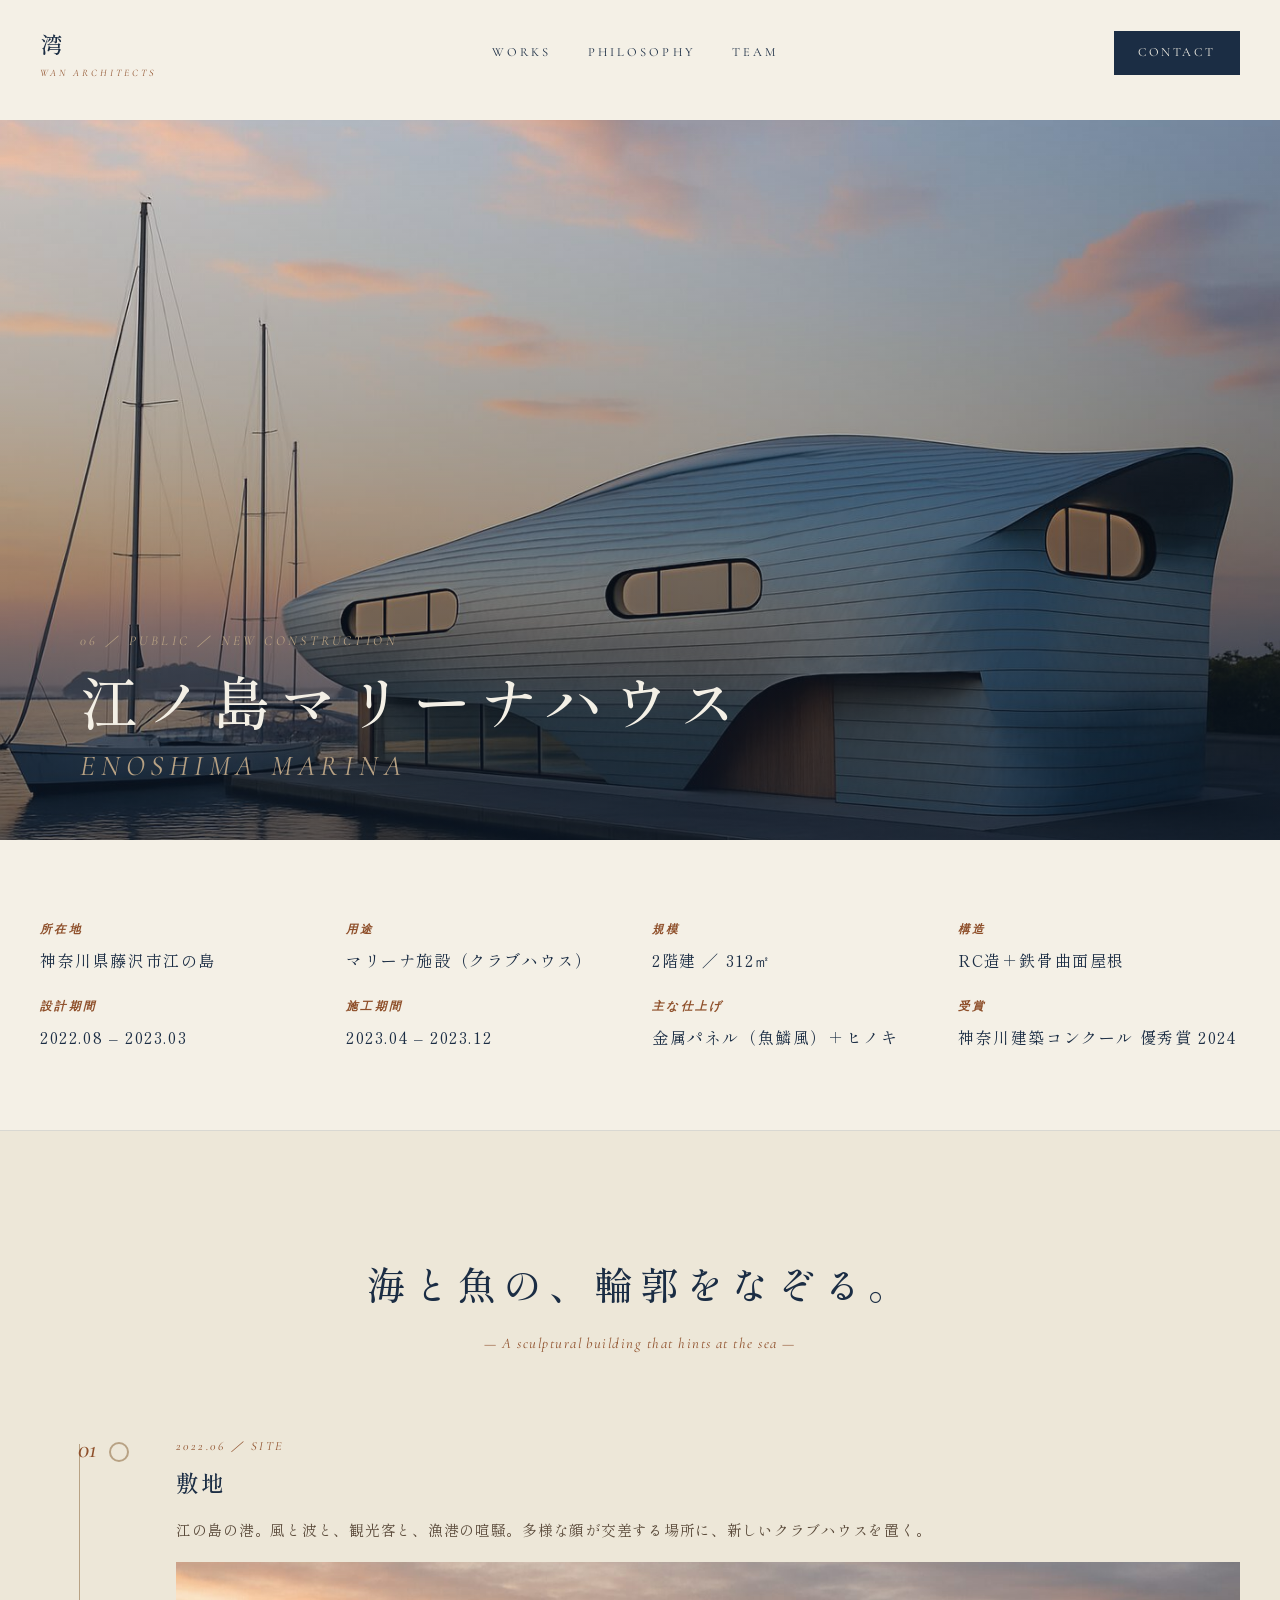
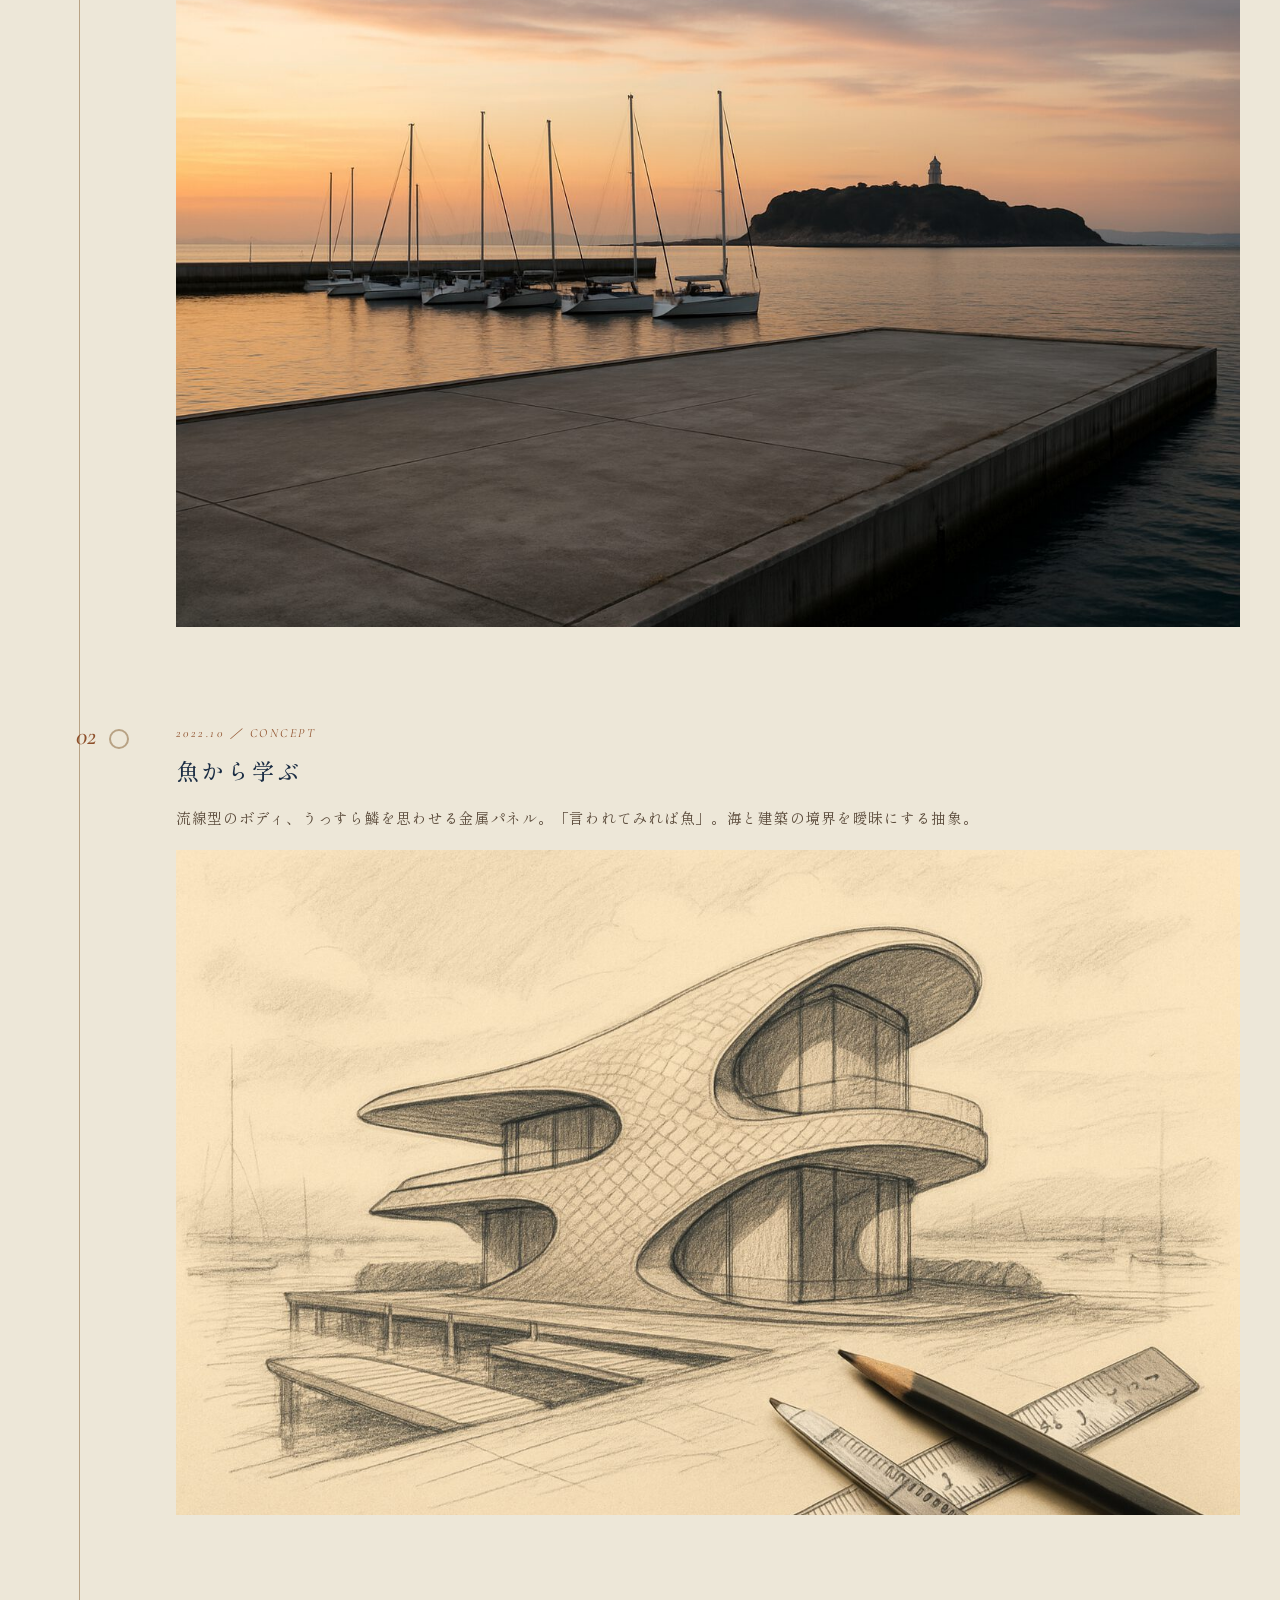
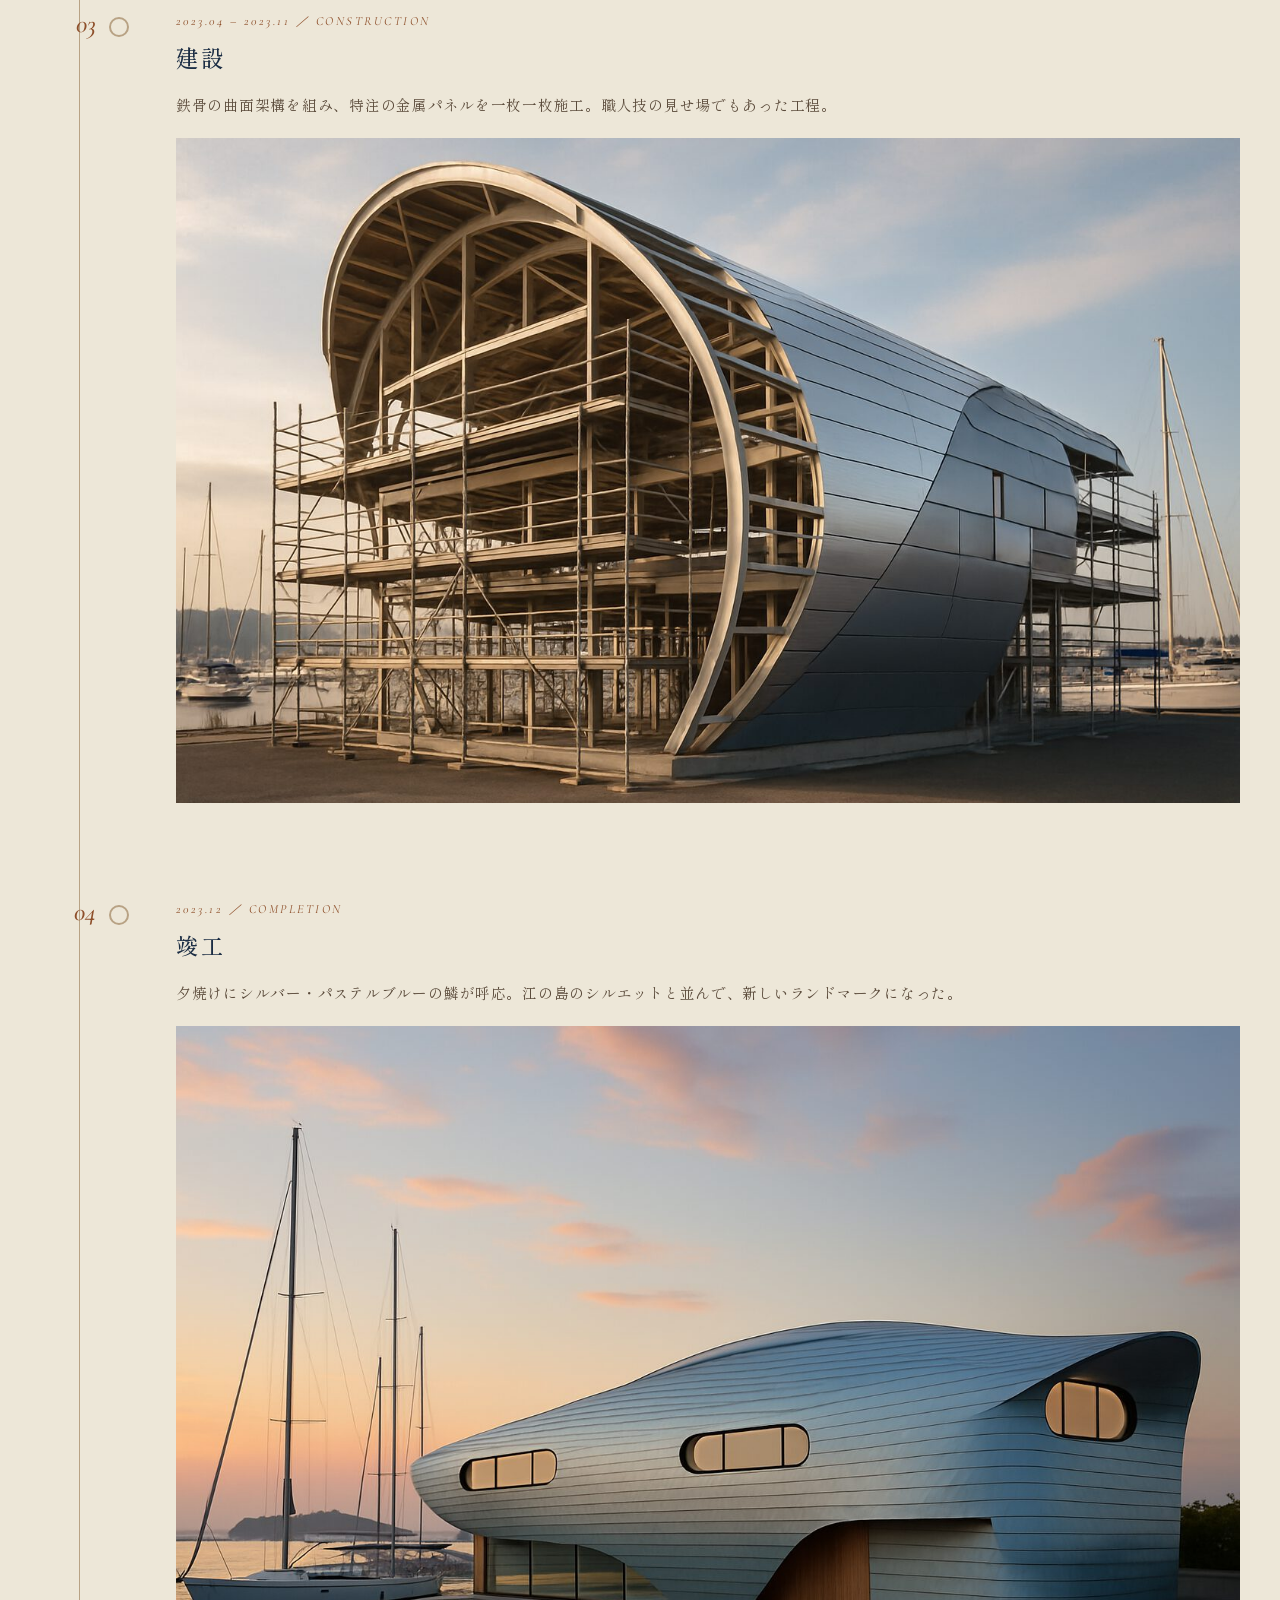
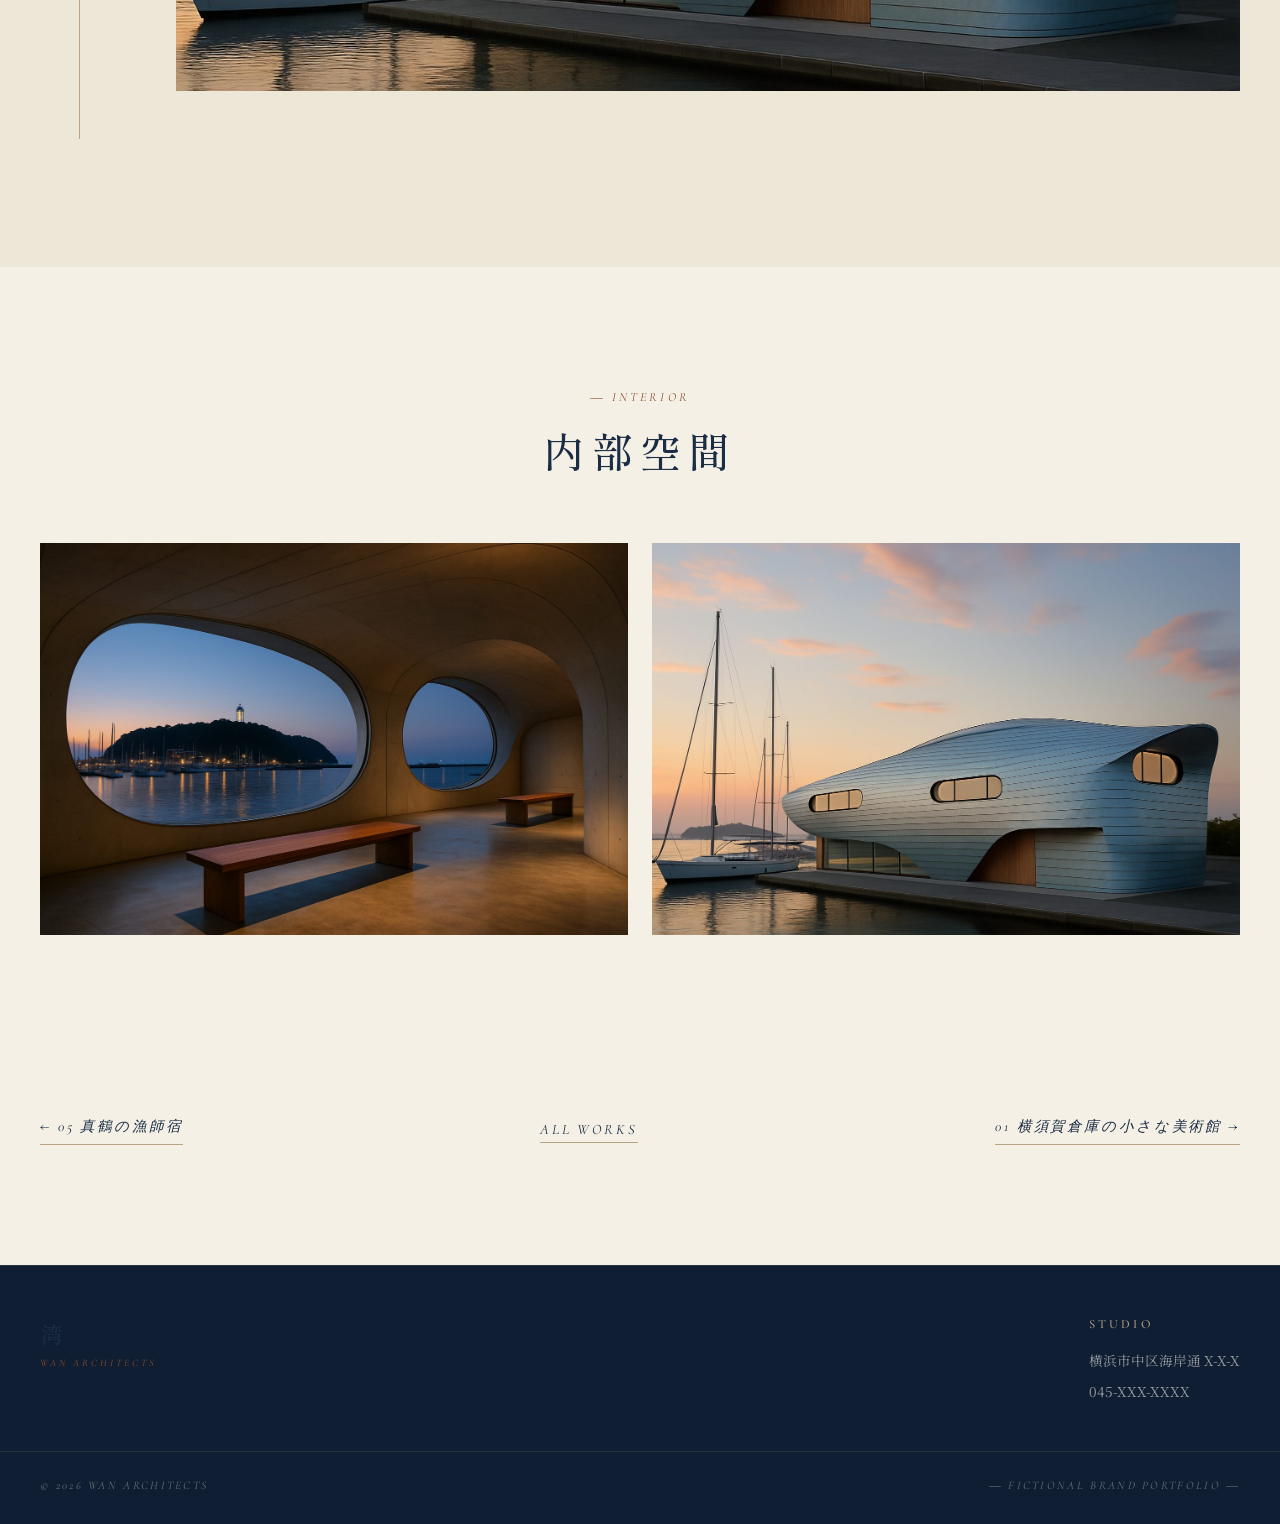
<file: work-06-enoshima.html>
<!DOCTYPE html>
<html lang="ja">
<head>
<meta charset="UTF-8">
<meta name="viewport" content="width=device-width,initial-scale=1">
<title>江ノ島マリーナハウス ｜ 湾アーキテクツ</title>
<link rel="preconnect" href="https://fonts.googleapis.com">
<link rel="preconnect" href="https://fonts.gstatic.com" crossorigin>
<link href="https://fonts.googleapis.com/css2?family=Cormorant+Garamond:ital,wght@0,400;0,500;0,600;1,400;1,500&family=Inter:wght@300;400;500&family=Noto+Serif+JP:wght@300;400;500&family=Shippori+Mincho:wght@400;500;600&display=swap" rel="stylesheet">
<link rel="stylesheet" href="styles.css">
</head>
<body>

<header class="hd" id="hd">
  <div class="wrap hd__row">
    <a href="index.html" class="hd__logo">湾<small>WAN ARCHITECTS</small></a>
    <nav class="hd__nav">
      <a href="index.html#works">WORKS</a>
      <a href="index.html#philosophy">PHILOSOPHY</a>
      <a href="index.html#team">TEAM</a>
    </nav>
    <a href="index.html#contact" class="hd__cta">CONTACT</a>
    <button class="hd__hamburger" id="hd-hamburger" aria-label="メニュー">
      <span></span><span></span><span></span>
    </button>
  </div>
</header>

<section class="detail">
  <div class="detail__hero" style="background-image:url('images/work-06-enoshima.jpg')">
    <div class="detail__hero-text">
      <div class="wrap">
        <p class="detail__cat">06 ／ Public ／ New Construction</p>
        <h1 class="detail__title">江ノ島マリーナハウス<em>ENOSHIMA MARINA</em></h1>
      </div>
    </div>
  </div>
</section>

<section class="detail__info">
  <div class="wrap">
    <div class="info-grid">
      <div class="info-item"><h4>所在地</h4><p>神奈川県藤沢市江の島</p></div>
      <div class="info-item"><h4>用途</h4><p>マリーナ施設（クラブハウス）</p></div>
      <div class="info-item"><h4>規模</h4><p>2階建 ／ 312㎡</p></div>
      <div class="info-item"><h4>構造</h4><p>RC造＋鉄骨曲面屋根</p></div>
      <div class="info-item"><h4>設計期間</h4><p>2022.08 – 2023.03</p></div>
      <div class="info-item"><h4>施工期間</h4><p>2023.04 – 2023.12</p></div>
      <div class="info-item"><h4>主な仕上げ</h4><p>金属パネル（魚鱗風）＋ヒノキ</p></div>
      <div class="info-item"><h4>受賞</h4><p>神奈川建築コンクール 優秀賞 2024</p></div>
    </div>
  </div>
</section>

<section class="process">
  <div class="wrap">
    <h2 class="process__title">海と魚の、輪郭をなぞる。</h2>
    <p class="process__sub">— A sculptural building that hints at the sea —</p>

    <div class="timeline">
      <div class="timeline__step">
        <div class="timeline__num">01</div>
        <div class="timeline__body reveal">
          <p class="timeline__head">2022.06 ／ Site</p>
          <h3 class="timeline__title">敷地</h3>
          <p class="timeline__desc">江の島の港。風と波と、観光客と、漁港の喧騒。多様な顔が交差する場所に、新しいクラブハウスを置く。</p>
          <div class="timeline__img" style="background-image:url('images/w06-site.jpg')"></div>
        </div>
      </div>
      <div class="timeline__step">
        <div class="timeline__num">02</div>
        <div class="timeline__body reveal">
          <p class="timeline__head">2022.10 ／ Concept</p>
          <h3 class="timeline__title">魚から学ぶ</h3>
          <p class="timeline__desc">流線型のボディ、うっすら鱗を思わせる金属パネル。「言われてみれば魚」。海と建築の境界を曖昧にする抽象。</p>
          <div class="timeline__img" style="background-image:url('images/w06-concept.jpg')"></div>
        </div>
      </div>
      <div class="timeline__step">
        <div class="timeline__num">03</div>
        <div class="timeline__body reveal">
          <p class="timeline__head">2023.04 – 2023.11 ／ Construction</p>
          <h3 class="timeline__title">建設</h3>
          <p class="timeline__desc">鉄骨の曲面架構を組み、特注の金属パネルを一枚一枚施工。職人技の見せ場でもあった工程。</p>
          <div class="timeline__img" style="background-image:url('images/w06-construction.jpg')"></div>
        </div>
      </div>
      <div class="timeline__step">
        <div class="timeline__num">04</div>
        <div class="timeline__body reveal">
          <p class="timeline__head">2023.12 ／ Completion</p>
          <h3 class="timeline__title">竣工</h3>
          <p class="timeline__desc">夕焼けにシルバー・パステルブルーの鱗が呼応。江の島のシルエットと並んで、新しいランドマークになった。</p>
          <div class="timeline__img" style="background-image:url('images/work-06-enoshima.jpg')"></div>
        </div>
      </div>
    </div>
  </div>
</section>

<section class="interiors">
  <div class="wrap">
    <div class="sec__head" style="text-align:center;margin:0 auto 64px">
      <p class="kicker">― Interior</p>
      <h2 class="sec__title">内部空間</h2>
    </div>
    <div class="interiors__grid">
      <div style="background-image:url('images/w06-interior.jpg')"></div>
      <div style="background-image:url('images/work-06-enoshima.jpg')"></div>
    </div>
  </div>
</section>

<section class="back-to">
  <div class="wrap back-to__inner">
    <a href="work-05-manazuru.html">← 05 真鶴の漁師宿</a>
    <span class="back-to__center"><a href="index.html#works">All Works</a></span>
    <a href="work-01-yokosuka.html">01 横須賀倉庫の小さな美術館 →</a>
  </div>
</section>

<footer class="ft">
  <div class="wrap ft__row">
    <div class="ft__col"><a href="index.html" class="hd__logo">湾<small>WAN ARCHITECTS</small></a></div>
    <div class="ft__col"><h4>Studio</h4><ul><li>横浜市中区海岸通 X-X-X</li><li>045-XXX-XXXX</li></ul></div>
  </div>
  <div class="wrap ft__bottom"><span>© 2026 WAN ARCHITECTS</span><span>― FICTIONAL BRAND PORTFOLIO ―</span></div>
</footer>

<script>
const hd=document.getElementById('hd');
window.addEventListener('scroll',()=>hd.classList.toggle('is-scrolled',window.scrollY>80));
const hamburger=document.getElementById('hd-hamburger'),mobileNav=document.querySelector('.hd__nav');
hamburger.addEventListener('click',()=>{hamburger.classList.toggle('is-open');mobileNav.classList.toggle('is-open');document.body.style.overflow=mobileNav.classList.contains('is-open')?'hidden':'';});
mobileNav.querySelectorAll('a').forEach(a=>a.addEventListener('click',()=>{hamburger.classList.remove('is-open');mobileNav.classList.remove('is-open');document.body.style.overflow='';}));
const revealObs=new IntersectionObserver((entries)=>{entries.forEach(e=>{if(e.isIntersecting){e.target.classList.add('is-visible');revealObs.unobserve(e.target);}});},{threshold:0.1});
document.querySelectorAll('.reveal').forEach(el=>revealObs.observe(el));
</script>
</body>
</html>
</file>
<file: styles.css>
/* === 湾 (Wan) Architects === */
:root{
  --navy:#1B2D44;
  --navy-d:#0F1E33;
  --driftwood:#B8A284;
  --salt:#F4F0E6;
  --salt-2:#EDE7D8;
  --rust:#8E4F2A;
  --sky:#C8D4DD;
  --ink:#1A1410;
  --ink-soft:#5A4A3A;
  --line:rgba(27,45,68,0.12);
  --serif:'Cormorant Garamond',serif;
  --jp-mincho:'Shippori Mincho',serif;
  --jp-serif:'Noto Serif JP',serif;
  --sans:'Inter',sans-serif;
}
*{margin:0;padding:0;box-sizing:border-box}
html{scroll-behavior:smooth}
body{
  font-family:var(--jp-serif);
  background:var(--salt);color:var(--ink);
  line-height:1.7;-webkit-font-smoothing:antialiased;
  overflow-x:hidden;
}
a{color:inherit;text-decoration:none}
img{display:block;max-width:100%}
button{font-family:inherit;border:none;background:none;cursor:pointer;color:inherit}
ul{list-style:none}

.wrap{max-width:1280px;margin:0 auto;padding:0 40px}
.kicker{
  font-family:var(--serif);font-style:italic;
  letter-spacing:0.25em;color:var(--rust);
  font-size:0.78rem;text-transform:uppercase;
}

/* === Header === */
.hd{
  position:fixed;top:0;left:0;right:0;z-index:50;
  padding:24px 0;
  transition:background .4s,backdrop-filter .4s,padding .4s;
}
.hd.is-scrolled{
  background:rgba(244,240,230,0.92);
  backdrop-filter:blur(12px);
  padding:14px 0;
  border-bottom:1px solid var(--line);
}
.hd__row{display:flex;align-items:center;justify-content:space-between}
.hd__logo{
  font-family:var(--jp-mincho);
  font-size:1.4rem;letter-spacing:0.4em;
  color:var(--navy);font-weight:500;
}
.hd__logo small{
  display:block;font-family:var(--serif);
  font-style:italic;font-size:0.62rem;letter-spacing:0.3em;
  color:var(--rust);margin-top:3px;font-weight:400;
}
.hd__nav{display:flex;gap:36px}
.hd__nav a{
  font-family:var(--serif);font-size:0.78rem;
  letter-spacing:0.25em;text-transform:uppercase;
  color:var(--navy);transition:color .2s;
}
.hd__nav a:hover{color:var(--rust)}
.hd__cta{
  font-family:var(--serif);font-size:0.78rem;
  letter-spacing:0.2em;text-transform:uppercase;
  color:var(--salt);background:var(--navy);
  padding:11px 24px;transition:background .2s;
}
.hd__cta:hover{background:var(--rust)}

/* === Hero entrance animations === */
@keyframes heroDrift{
  from{opacity:0;filter:blur(8px);transform:translateY(16px)}
  to  {opacity:1;filter:blur(0);  transform:translateY(0)}
}
.hero__sub   {animation:heroDrift 3s   cubic-bezier(.16,1,.3,1) .8s  both}
.hero__title {animation:heroDrift 3.5s cubic-bezier(.16,1,.3,1) 1.4s both}

/* === HERO with tabbed process visualization === */
.hero{
  position:relative;
  min-height:100vh;height:100vh;
  background:var(--navy);color:var(--salt);
  overflow:hidden;
}
.hero__bg{
  position:absolute;inset:0;z-index:0;
}
.stage{
  position:absolute;inset:0;
  opacity:0;transition:opacity 1s ease;
  background-size:cover;background-position:center;
}
.stage.is-active{opacity:1}
.stage::after{
  content:'';position:absolute;inset:0;
  background:linear-gradient(180deg,rgba(15,30,51,0.40) 0%,rgba(15,30,51,0.80) 100%);
}
/* Vivid gradient placeholders until AI images land */
.stage--1{background-image:linear-gradient(135deg,#7B8FA1 0%,#3F5066 60%,#1B2D44 100%)}
.stage--2{background-image:linear-gradient(135deg,#E8DFC8 0%,#C8B89A 50%,#9C8966 100%)}
.stage--3{background-image:linear-gradient(135deg,#3F5066 0%,#1B2D44 50%,#0F1E33 100%)}
.stage--4{background-image:linear-gradient(135deg,#A88663 0%,#7A5C3F 50%,#3F2E1A 100%)}
.stage--5{background-image:linear-gradient(135deg,#3F5066 0%,#1B2D44 50%,#8E4F2A 100%)}

.hero__inner{
  position:relative;z-index:2;
  height:100%;
  display:flex;flex-direction:column;justify-content:flex-end;
  padding:0 40px 64px;max-width:1280px;margin:0 auto;
}
.hero__sub{
  font-family:var(--serif);font-style:italic;
  font-size:0.92rem;letter-spacing:0.25em;color:var(--driftwood);
  margin-bottom:18px;
}
.hero__title{
  font-family:var(--jp-mincho);font-weight:500;
  font-size:clamp(2.4rem,5.5vw,4.8rem);
  letter-spacing:0.10em;line-height:1.2;
  margin-bottom:32px;
}
.hero__title em{font-style:normal;color:var(--driftwood)}

.hero__tabs{
  display:flex;gap:0;margin-top:32px;
  border-top:1px solid rgba(244,240,230,0.25);
}
.tab{
  flex:1;padding:18px 12px;
  background:transparent;color:rgba(244,240,230,0.55);
  border:none;cursor:pointer;
  display:flex;flex-direction:column;align-items:center;gap:4px;
  transition:color .25s,background .25s;
  position:relative;
}
.tab span{
  font-family:var(--serif);font-style:italic;font-size:0.78rem;
  letter-spacing:0.18em;
}
.tab b{
  font-family:var(--jp-mincho);font-size:1rem;
  letter-spacing:0.18em;font-weight:500;
}
.tab:hover{color:var(--salt);background:rgba(244,240,230,0.05)}
.tab.is-active{color:var(--driftwood)}
.tab.is-active::after{
  content:'';position:absolute;top:-1px;left:20%;right:20%;
  height:2px;background:var(--driftwood);
}

.hero__hint{
  margin-top:14px;
  font-family:var(--serif);font-style:italic;
  font-size:0.72rem;letter-spacing:0.15em;
  color:rgba(244,240,230,0.45);text-align:center;
}

.hero__stage-label{
  display:flex;justify-content:space-between;align-items:flex-end;
  font-family:var(--serif);font-style:italic;
  letter-spacing:0.18em;font-size:0.85rem;
}
.hero__stage-label .num{
  font-size:3rem;font-weight:500;color:var(--driftwood);
  font-style:normal;line-height:1;letter-spacing:0;
}
.hero__stage-label .name{
  text-align:right;color:rgba(244,240,230,0.85);
  font-size:1.05rem;
}
.hero__stage-label .name b{
  font-family:var(--jp-mincho);font-style:normal;
  display:block;font-size:1.25rem;font-weight:500;
  color:var(--salt);margin-top:4px;letter-spacing:0.15em;
}


/* === Content sections (after hero) === */
.sec{padding:140px 0;position:relative}
.sec__head{margin-bottom:80px;max-width:680px}
.sec__title{
  font-family:var(--jp-mincho);font-weight:500;
  font-size:clamp(1.8rem,3.2vw,2.6rem);
  letter-spacing:0.18em;line-height:1.4;
  margin-top:14px;color:var(--navy);
}
.sec__sub{
  font-family:var(--serif);font-style:italic;
  color:var(--rust);font-size:0.92rem;letter-spacing:0.1em;
  margin-top:12px;
}
.sec__lead{
  font-family:var(--jp-mincho);font-size:0.95rem;
  line-height:2.2;color:var(--ink-soft);margin-top:24px;letter-spacing:0.05em;
}

/* === Works grid === */
.works{background:var(--salt-2)}
.works__grid{
  display:grid;
  grid-template-columns:repeat(2,1fr);
  gap:48px 32px;
}
.work-card{
  background:var(--salt);
  transition:transform .4s,box-shadow .4s;
  cursor:pointer;
}
.work-card:hover{
  transform:translateY(-4px);
  box-shadow:0 24px 56px rgba(27,45,68,0.12);
}
.work-card:hover .work-card__img{transform:scale(1.04)}
.work-card__img{
  transition:transform .6s cubic-bezier(.2,.9,.3,1);
  aspect-ratio:4/3;
  background-color:var(--sky);
  background-size:cover;background-position:center;
  margin-bottom:20px;overflow:hidden;
  position:relative;
}
.work-card__img::after{
  content:attr(data-num);
  position:absolute;top:14px;left:18px;
  font-family:var(--serif);font-style:italic;
  font-size:1rem;color:var(--salt);
  letter-spacing:0.1em;
  text-shadow:0 2px 8px rgba(0,0,0,0.3);
}
.work-card__cat{
  font-family:var(--serif);font-style:italic;
  font-size:0.72rem;letter-spacing:0.2em;
  color:var(--rust);text-transform:uppercase;
  margin-bottom:8px;
}
.work-card__name{
  font-family:var(--jp-mincho);font-size:1.4rem;
  font-weight:500;letter-spacing:0.1em;
  color:var(--navy);margin-bottom:8px;line-height:1.4;
}
.work-card__name em{
  font-style:italic;font-family:var(--serif);
  font-size:0.65em;color:var(--rust);
  margin-left:8px;font-weight:400;
}
.work-card__meta{
  font-family:var(--serif);font-style:italic;
  font-size:0.85rem;color:var(--ink-soft);
  letter-spacing:0.05em;
}

/* === Philosophy === */
.philo{background:var(--navy);color:var(--salt)}
.philo .sec__title{color:var(--salt)}
.philo .sec__sub{color:var(--driftwood)}
.philo__grid{
  display:grid;grid-template-columns:repeat(2,1fr);
  gap:64px 80px;margin-top:48px;
}
.philo__item h3{
  font-family:var(--jp-mincho);font-size:1.1rem;
  font-weight:500;letter-spacing:0.18em;
  color:var(--driftwood);margin-bottom:14px;
  padding-bottom:12px;border-bottom:1px solid rgba(184,162,132,0.3);
}
.philo__item p{
  font-family:var(--jp-mincho);font-size:0.92rem;
  line-height:2.1;color:rgba(244,240,230,0.78);
  letter-spacing:0.05em;
}

/* === Team preview === */
.team__row{
  display:grid;grid-template-columns:repeat(3,1fr);
  gap:32px;
}
.member{text-align:center}
.member__photo{
  aspect-ratio:1/1;background:var(--sky);
  margin-bottom:18px;overflow:hidden;
  border-radius:50%;width:200px;height:200px;
  margin-left:auto;margin-right:auto;
  background-size:cover;background-position:center;
}
.member__role{
  font-family:var(--serif);font-style:italic;
  font-size:0.78rem;letter-spacing:0.2em;
  color:var(--rust);text-transform:uppercase;
  margin-bottom:6px;
}
.member__name{
  font-family:var(--jp-mincho);font-size:1.15rem;
  font-weight:500;letter-spacing:0.15em;color:var(--navy);
}

/* === Contact CTA === */
.cta{
  background:var(--navy-d);color:var(--salt);
  padding:120px 0;text-align:center;
}
.cta__title{
  font-family:var(--jp-mincho);font-weight:500;
  font-size:clamp(1.8rem,3vw,2.4rem);
  letter-spacing:0.18em;margin:18px 0 32px;
}
.cta__btn{
  display:inline-block;
  font-family:var(--serif);font-size:0.85rem;
  letter-spacing:0.3em;text-transform:uppercase;
  background:var(--driftwood);color:var(--navy-d);
  padding:18px 56px;transition:background .25s,letter-spacing .25s;
}
.cta__btn:hover{background:var(--salt);letter-spacing:0.35em}

/* === Footer === */
.ft{
  background:var(--navy-d);color:rgba(244,240,230,0.6);
  padding:48px 0 28px;
  border-top:1px solid rgba(184,162,132,0.15);
}
.ft__row{display:flex;justify-content:space-between;flex-wrap:wrap;gap:24px}
.ft__col h4{
  font-family:var(--serif);font-size:0.78rem;
  letter-spacing:0.25em;color:var(--driftwood);
  margin-bottom:14px;text-transform:uppercase;font-weight:500;
}
.ft__col ul{display:flex;flex-direction:column;gap:8px;font-size:0.85rem;font-family:var(--jp-serif)}
.ft__bottom{
  margin-top:48px;padding-top:24px;
  border-top:1px solid rgba(184,162,132,0.15);
  display:flex;justify-content:space-between;
  font-family:var(--serif);font-size:0.72rem;
  font-style:italic;letter-spacing:0.2em;
  color:rgba(244,240,230,0.4);
}

/* === Work Detail Page === */
.detail{padding-top:120px}
.detail__hero{
  height:80vh;min-height:560px;
  background-size:cover;background-position:center;
  position:relative;
}
.detail__hero::after{
  content:'';position:absolute;inset:0;
  background:linear-gradient(180deg,transparent 0%,rgba(15,30,51,0.6) 100%);
}
.detail__hero-text{
  position:absolute;left:0;right:0;bottom:0;
  color:var(--salt);padding:0 40px 56px;z-index:2;
}
.detail__hero-text .wrap{position:relative}
.detail__cat{
  font-family:var(--serif);font-style:italic;
  letter-spacing:0.25em;color:var(--driftwood);
  font-size:0.85rem;text-transform:uppercase;margin-bottom:14px;
}
.detail__title{
  font-family:var(--jp-mincho);font-weight:500;
  font-size:clamp(2rem,5vw,3.6rem);
  letter-spacing:0.15em;line-height:1.2;
}
.detail__title em{
  display:block;font-family:var(--serif);font-style:italic;
  font-size:0.5em;color:var(--driftwood);
  letter-spacing:0.2em;margin-top:14px;font-weight:400;
}

/* Project info */
.detail__info{
  background:var(--salt);padding:80px 0;
  border-bottom:1px solid var(--line);
}
.info-grid{
  display:grid;grid-template-columns:repeat(4,1fr);gap:24px;
}
.info-item h4{
  font-family:var(--serif);font-style:italic;
  font-size:0.72rem;letter-spacing:0.2em;
  color:var(--rust);text-transform:uppercase;margin-bottom:8px;
}
.info-item p{
  font-family:var(--jp-mincho);font-size:1rem;
  color:var(--navy);letter-spacing:0.1em;line-height:1.6;
}

/* Process timeline */
.process{padding:120px 0;background:var(--salt-2)}
.process__title{
  font-family:var(--jp-mincho);font-weight:500;
  font-size:clamp(1.8rem,3vw,2.4rem);letter-spacing:0.2em;
  text-align:center;color:var(--navy);margin-bottom:14px;
}
.process__sub{
  font-family:var(--serif);font-style:italic;
  color:var(--rust);text-align:center;font-size:0.92rem;
  letter-spacing:0.1em;margin-bottom:80px;
}
.timeline{
  display:grid;
  grid-template-columns:80px 1fr;
  gap:40px 56px;
  position:relative;
}
.timeline::before{
  content:'';position:absolute;
  left:39px;top:8px;bottom:8px;
  width:1px;background:var(--driftwood);
}
.timeline__step{display:contents}
.timeline__num{
  font-family:var(--serif);font-style:italic;
  font-size:1.6rem;color:var(--rust);
  text-align:right;padding-right:24px;line-height:1;
  position:relative;
  font-weight:500;letter-spacing:0;
}
.timeline__num::after{
  content:'';position:absolute;right:-9px;top:6px;
  width:16px;height:16px;border-radius:50%;
  background:var(--salt-2);border:2px solid var(--driftwood);
}
.timeline__body{padding-bottom:56px}
.timeline__head{
  font-family:var(--serif);font-style:italic;
  font-size:0.78rem;letter-spacing:0.2em;
  color:var(--rust);text-transform:uppercase;margin-bottom:6px;
}
.timeline__title{
  font-family:var(--jp-mincho);font-size:1.4rem;
  font-weight:500;letter-spacing:0.15em;
  color:var(--navy);margin-bottom:14px;
}
.timeline__desc{
  font-family:var(--jp-mincho);font-size:0.92rem;
  line-height:2;color:var(--ink-soft);
  margin-bottom:18px;letter-spacing:0.05em;
}
.timeline__img{
  aspect-ratio:16/10;background-size:cover;background-position:center;
  background-color:var(--sky);
}

/* Interiors gallery */
.interiors{padding:120px 0}
.interiors__grid{
  display:grid;grid-template-columns:1fr 1fr;
  gap:24px;
}
.interiors__grid > div{
  aspect-ratio:3/2;
  background-size:cover;background-position:center;
  background-color:var(--sky);
}

/* Plan section */
.plan{
  padding:120px 0;background:var(--navy);color:var(--salt);
  text-align:center;
}
.plan__title{
  font-family:var(--jp-mincho);font-weight:500;
  font-size:1.8rem;letter-spacing:0.2em;margin-bottom:48px;
}
.plan__img{
  max-width:900px;margin:0 auto;aspect-ratio:3/2;
  background-size:contain;background-repeat:no-repeat;
  background-position:center;background-color:var(--salt);
}

/* === Before / After Slider === */
.ba-sec{padding:120px 0;background:var(--salt)}
.ba-slider{
  position:relative;overflow:hidden;
  aspect-ratio:16/9;
  cursor:ew-resize;user-select:none;touch-action:pan-y;
}
.ba-img{
  position:absolute;inset:0;
  width:100%;height:100%;
  object-fit:cover;display:block;
  pointer-events:none;
}
.ba-img--before{clip-path:inset(0 50% 0 0);transition:clip-path 0s}
.ba-handle{
  position:absolute;top:0;bottom:0;
  left:50%;width:2px;
  background:rgba(244,240,230,0.9);
  transform:translateX(-50%);
  z-index:10;pointer-events:none;
}
.ba-knob{
  position:absolute;top:50%;left:50%;
  transform:translate(-50%,-50%);
  width:52px;height:52px;border-radius:50%;
  background:var(--salt);
  display:flex;align-items:center;justify-content:center;
  color:var(--navy);
  box-shadow:0 4px 20px rgba(0,0,0,0.25);
}
.ba-label{
  position:absolute;bottom:20px;
  font-family:var(--serif);font-style:italic;
  font-size:0.72rem;letter-spacing:0.25em;
  color:var(--salt);
  text-shadow:0 1px 6px rgba(0,0,0,0.7);
  pointer-events:none;z-index:10;
  text-transform:uppercase;
}
.ba-label--l{left:20px}
.ba-label--r{right:20px}

/* Back to works + prev/next nav */
.back-to{
  padding:60px 0 120px;background:var(--salt);
}
.back-to__inner{
  display:flex;align-items:center;justify-content:space-between;gap:24px;
}
.back-to a{
  font-family:var(--serif);font-style:italic;
  font-size:0.9rem;letter-spacing:0.2em;
  color:var(--navy);text-transform:uppercase;
  border-bottom:1px solid var(--driftwood);padding-bottom:4px;
  transition:color .2s,border-color .2s;
}
.back-to a:hover{color:var(--rust);border-color:var(--rust)}
.back-to__center{
  font-family:var(--serif);font-style:italic;
  font-size:0.75rem;letter-spacing:0.3em;
  color:var(--ink-soft);text-transform:uppercase;
  text-align:center;white-space:nowrap;
}
.back-to__ghost{width:200px}

@media(max-width:760px){
  .info-grid{grid-template-columns:1fr 1fr;gap:32px}
  .timeline{grid-template-columns:48px 1fr;gap:24px 32px}
  .timeline::before{left:23px}
  .timeline__num{font-size:1.2rem;padding-right:14px}
  .timeline__num::after{right:-7px;width:12px;height:12px}
  .interiors__grid{grid-template-columns:1fr}
}

/* === Hamburger button === */
.hd__hamburger{
  display:none;flex-direction:column;gap:6px;
  padding:4px;cursor:pointer;z-index:51;
  background:none;border:none;
}
.hd__hamburger span{
  display:block;width:26px;height:1.5px;
  background:var(--salt);
  transition:transform .3s,opacity .3s;
}
.hd.is-scrolled .hd__hamburger span{background:var(--navy)}
.hd__hamburger.is-open span:nth-child(1){transform:translateY(7.5px) rotate(45deg)}
.hd__hamburger.is-open span:nth-child(2){opacity:0}
.hd__hamburger.is-open span:nth-child(3){transform:translateY(-7.5px) rotate(-45deg)}
.hd__hamburger.is-open span{background:var(--navy)}

/* === Responsive === */
@media(max-width:900px){
  .wrap{padding:0 24px}
  .hd__hamburger{display:flex}
  .hd__cta{display:none}
  .hd__nav{
    position:fixed;inset:0;
    background:rgba(244,240,230,0.97);
    backdrop-filter:blur(16px);
    flex-direction:column;
    align-items:center;justify-content:center;
    gap:40px;z-index:49;
    display:none;
  }
  .hd__nav.is-open{display:flex}
  .hd__nav a{font-size:1.1rem;letter-spacing:0.3em;color:var(--navy)}
  .works__grid{grid-template-columns:1fr}
  .philo__grid{grid-template-columns:1fr;gap:36px}
  .team__row{grid-template-columns:1fr;gap:48px}
  .hero__inner{padding:0 24px 40px}
  .cinematic__caption{flex-direction:column;gap:6px;padding:20px 24px}
  .back-to__inner{flex-direction:column;align-items:center;gap:20px;text-align:center}
  .back-to__ghost{display:none}
  #wan-map{height:400px}
}
@media(max-width:600px){
  .sec{padding:80px 0}
  .hero__title{font-size:clamp(1.9rem,7vw,2.4rem)}
  .hero__tabs{overflow-x:auto;-webkit-overflow-scrolling:touch}
  .tab{padding:12px 8px;min-width:56px}
  .tab b{font-size:0.82rem}
  .ft__row{flex-direction:column}
  .ba-slider{aspect-ratio:4/3}
  .sec__title{font-size:clamp(1.5rem,5vw,2rem)}
  .detail__title{font-size:clamp(1.6rem,6vw,2.4rem)}
  .interiors__grid{grid-template-columns:1fr}
  .cta__title{font-size:clamp(1.5rem,5vw,1.8rem)}
  .member__photo{width:160px;height:160px}
  .info-grid{grid-template-columns:1fr 1fr}
  .hero__stage-label{flex-direction:column;gap:8px}
  .hero__stage-label .num{font-size:2rem}
  .hero__stage-label .name{text-align:left}
  .cinematic__film{height:50vw;min-height:240px}
}

/* === Scroll Reveal === */
.reveal{opacity:0;transform:translateY(36px);transition:opacity .75s cubic-bezier(.2,.9,.3,1),transform .75s cubic-bezier(.2,.9,.3,1)}
.reveal.is-visible{opacity:1;transform:none}
.reveal-d1{transition-delay:.1s}
.reveal-d2{transition-delay:.2s}
.reveal-d3{transition-delay:.3s}
.reveal-d4{transition-delay:.4s}

/* === Map Section === */
.map-sec{background:var(--navy);padding-bottom:0}
.map-sec__head{padding:120px 0 48px;text-align:center}
.map-sec__head .sec__title{color:var(--salt)}
.map-sec__head .sec__sub{text-align:center}
#wan-map{height:560px;width:100%;display:block}

/* === Cinematic Tour === */
.cinematic{background:var(--navy-d);padding-top:120px}
.cinematic__intro{padding-bottom:48px}
.cinematic__film{
  height:68vh;min-height:440px;
  position:relative;overflow:hidden;
}
.cinematic__frame{
  position:absolute;inset:0;
  background-size:cover;background-position:center;
  opacity:0;transition:opacity 1.4s ease;
}
.cinematic__frame.is-active{opacity:1}
.cinematic__overlay{
  position:absolute;inset:0;
  background:linear-gradient(180deg,rgba(15,30,51,0.25) 0%,rgba(15,30,51,0.55) 100%);
}
.cinematic__ctrl{
  position:absolute;bottom:28px;right:32px;z-index:10;
  display:flex;align-items:center;gap:14px;
}
.cinematic__label{
  font-family:var(--serif);font-style:italic;
  font-size:0.7rem;letter-spacing:0.3em;
  color:rgba(244,240,230,0.65);text-transform:uppercase;
}
.cinematic__play{
  width:46px;height:46px;
  border:1px solid rgba(244,240,230,0.45);border-radius:50%;
  display:flex;align-items:center;justify-content:center;
  cursor:pointer;background:rgba(15,30,51,0.5);
  backdrop-filter:blur(8px);
  color:var(--salt);transition:border-color .2s,background .2s;
}
.cinematic__play:hover{border-color:var(--driftwood);background:rgba(184,162,132,0.15)}
.cinematic__bar{
  position:absolute;bottom:0;left:0;right:0;height:2px;
  background:rgba(244,240,230,0.12);
}
.cinematic__progress{
  height:100%;background:var(--driftwood);width:0%;
  transition:width .25s linear;
}
.cinematic__caption{
  padding:28px 40px;
  display:flex;justify-content:space-between;align-items:center;
  border-top:1px solid rgba(184,162,132,0.15);
}
.cinematic__caption-title{
  font-family:var(--jp-mincho);color:var(--salt);
  font-size:1.05rem;letter-spacing:0.18em;
}
.cinematic__caption-sub{
  font-family:var(--serif);font-style:italic;
  color:var(--driftwood);font-size:0.8rem;letter-spacing:0.15em;
}
</file>
